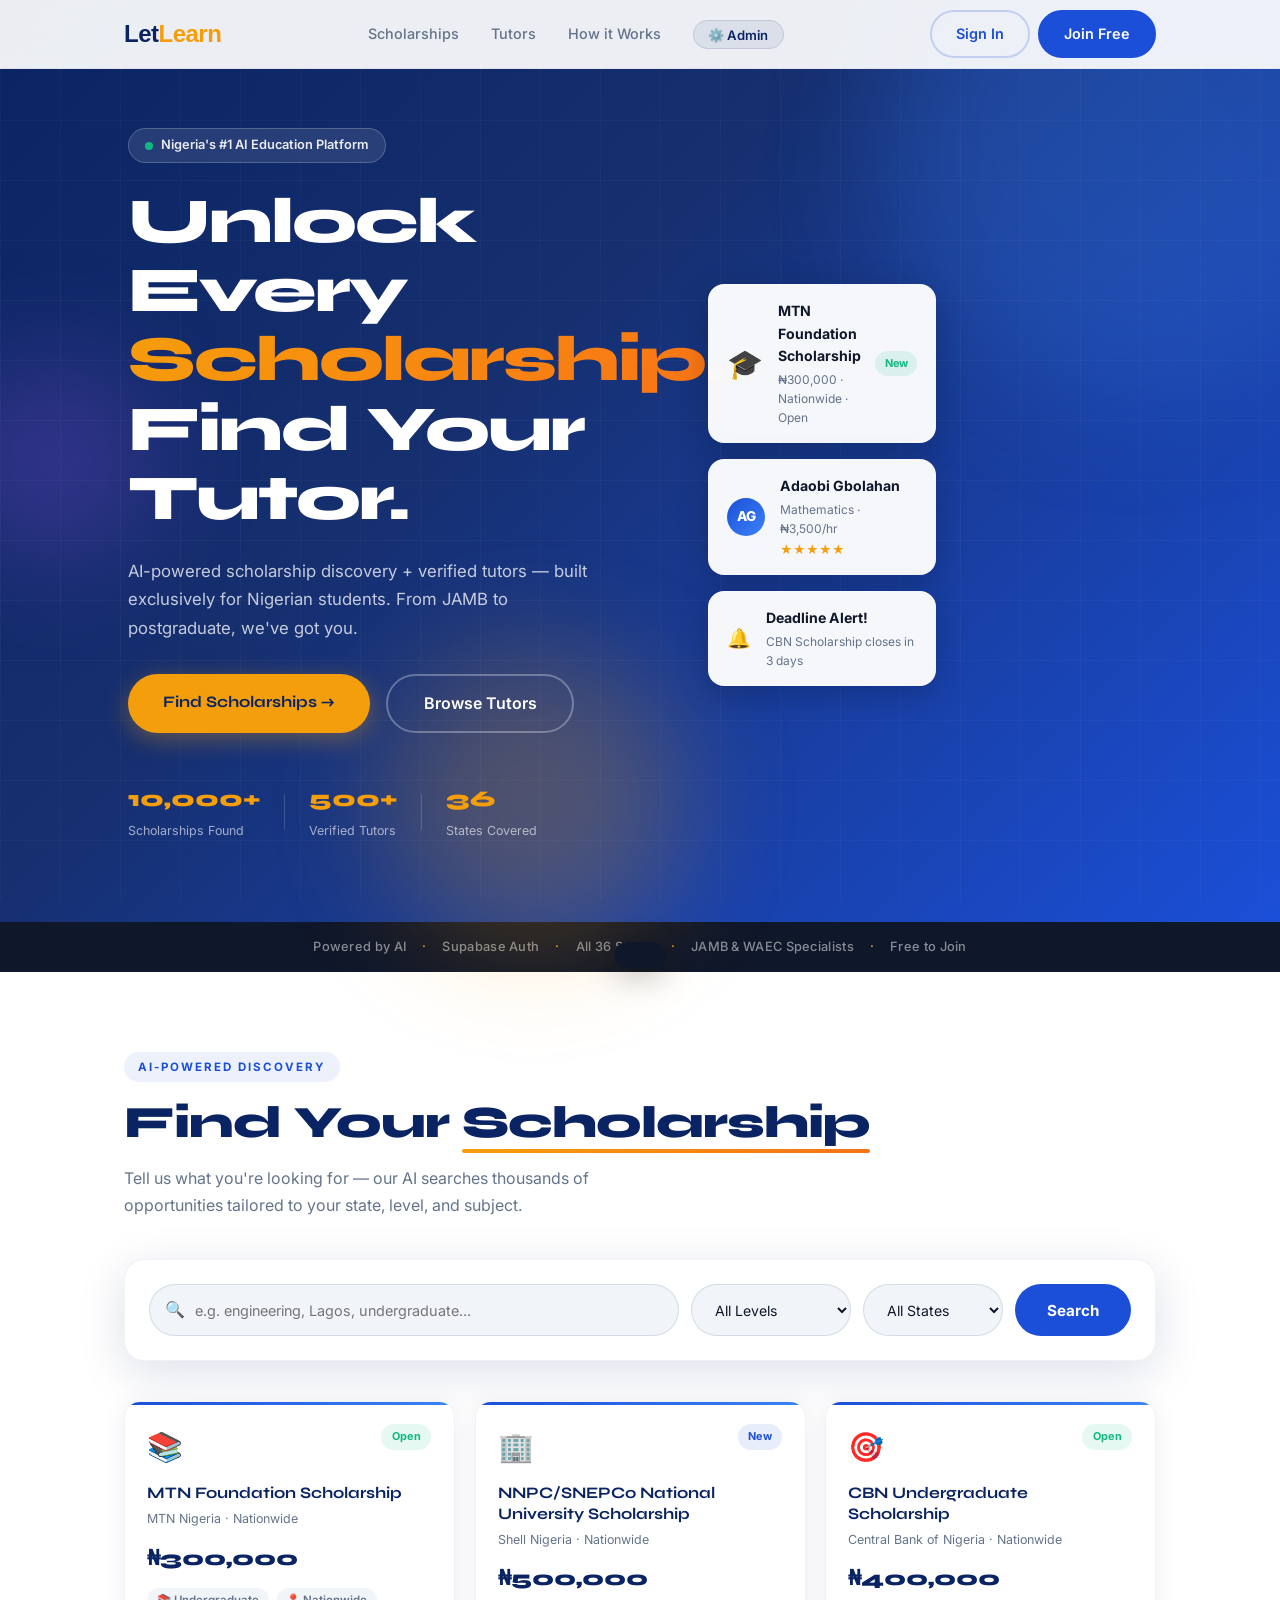
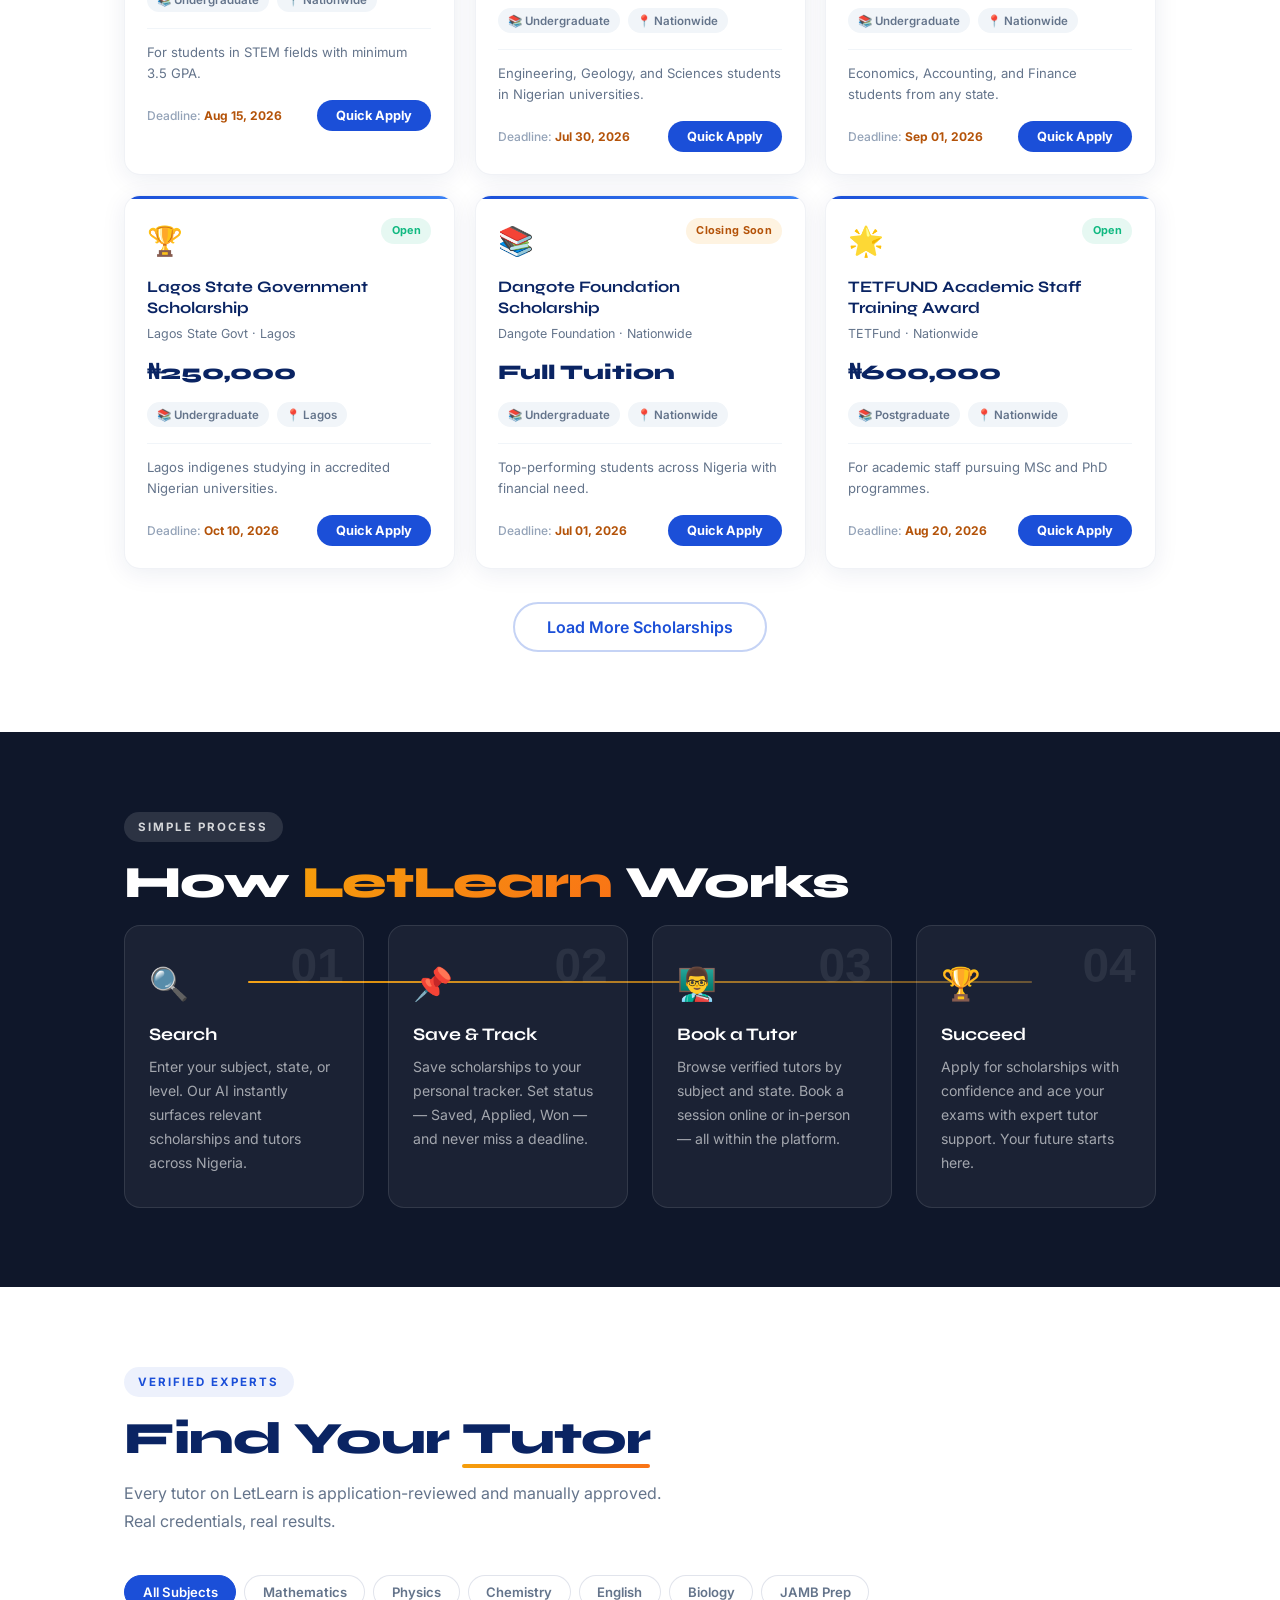
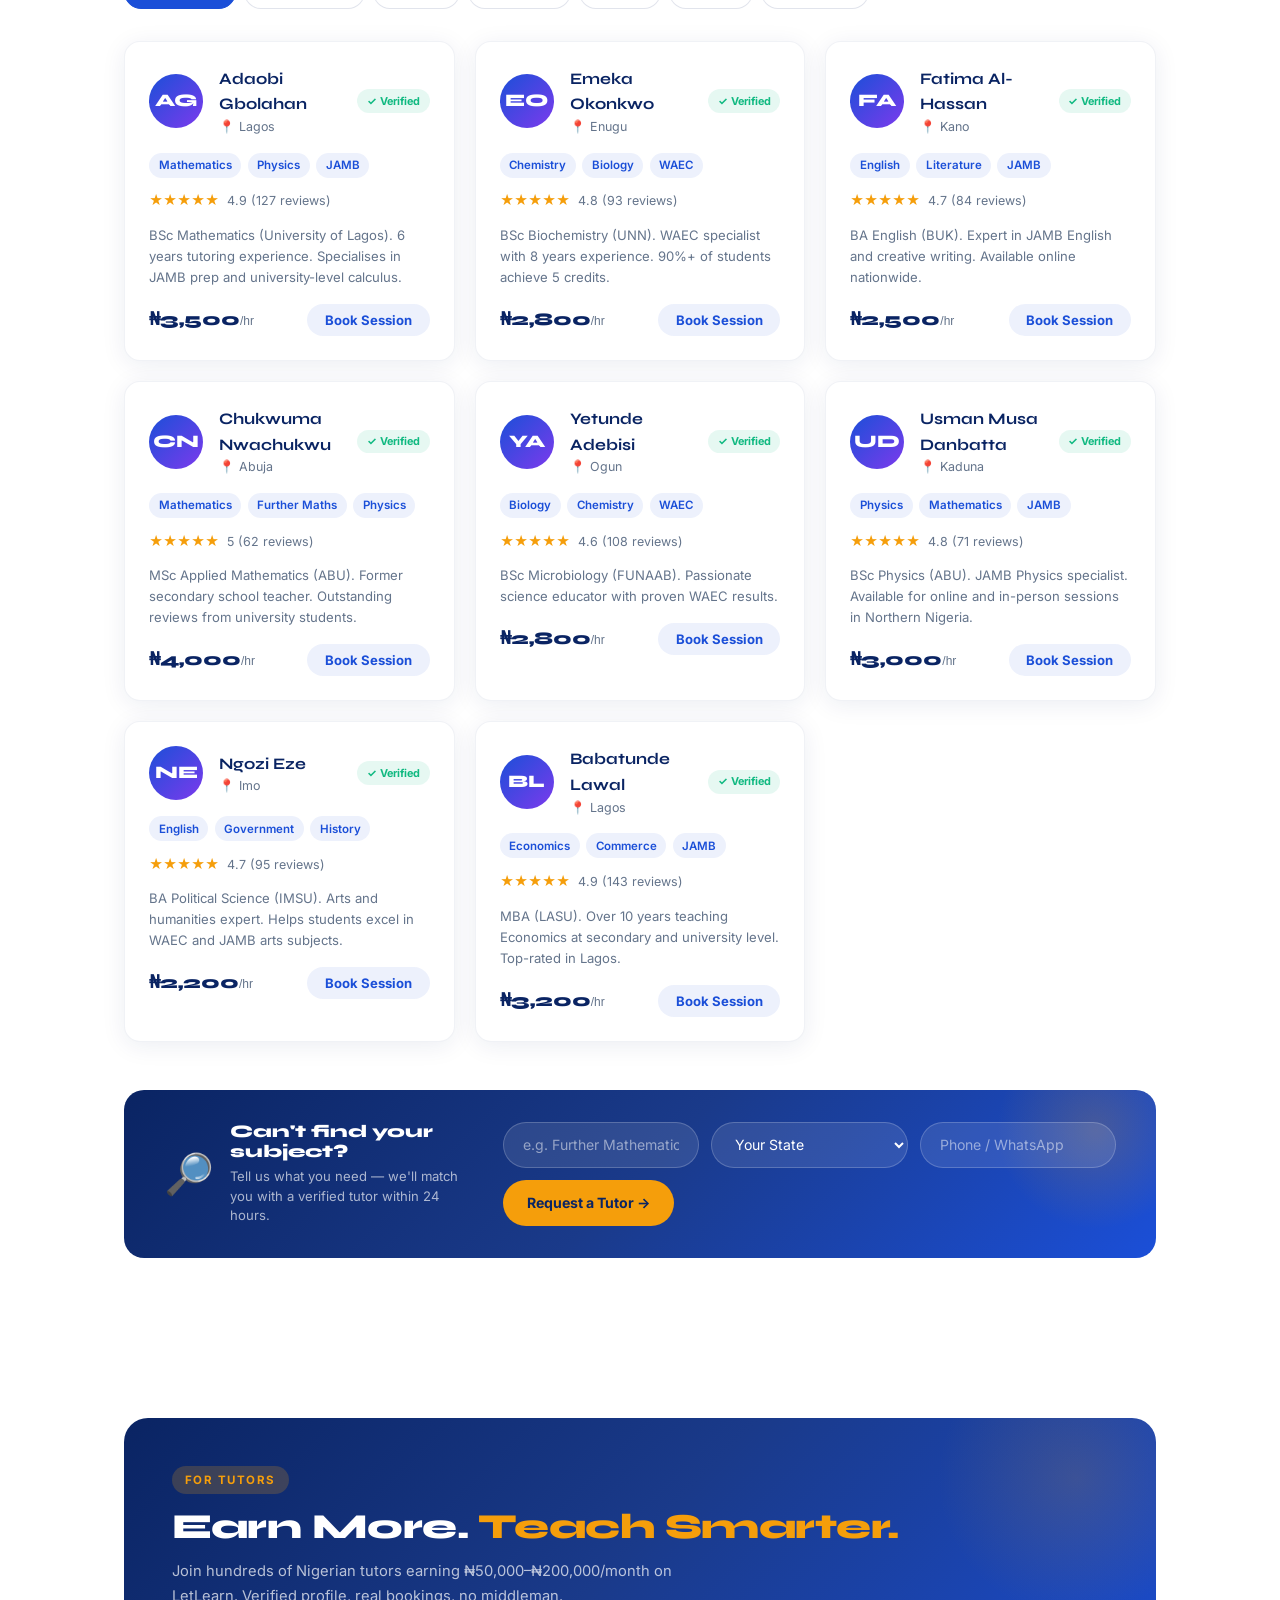
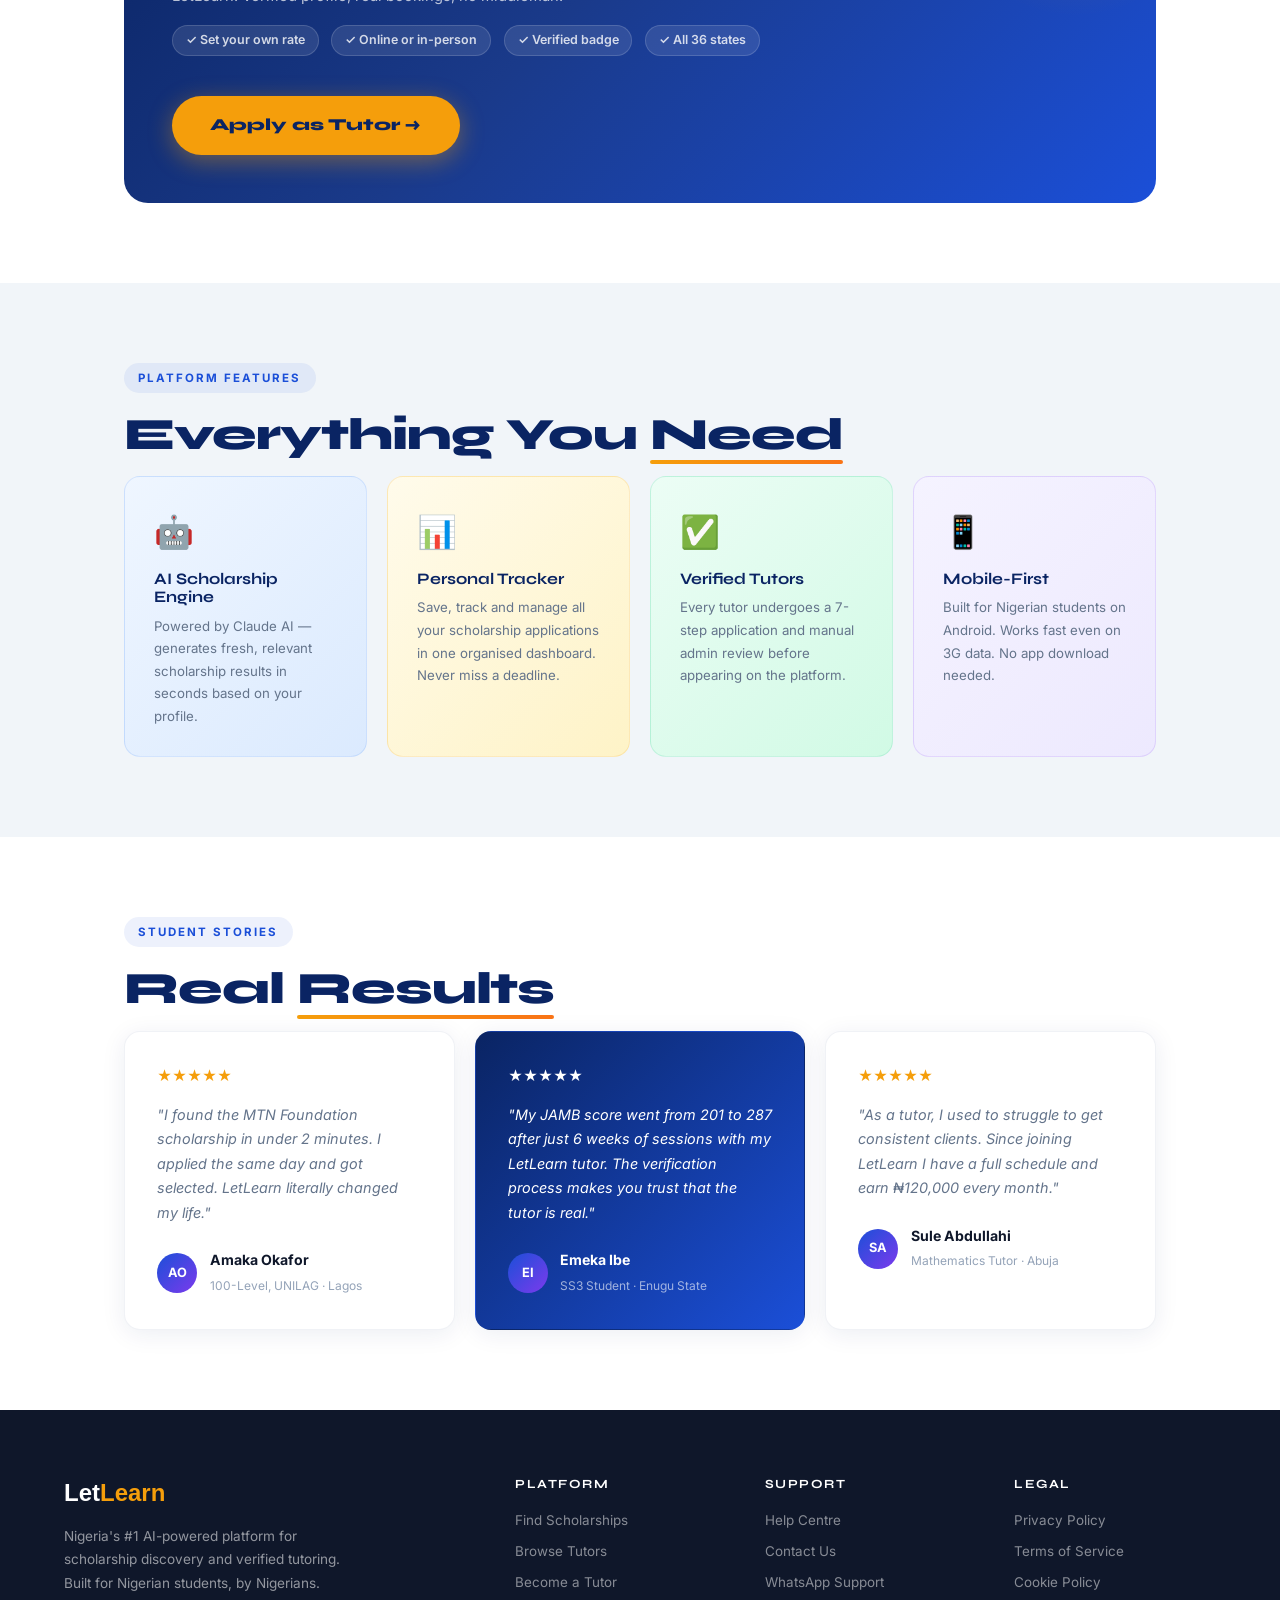
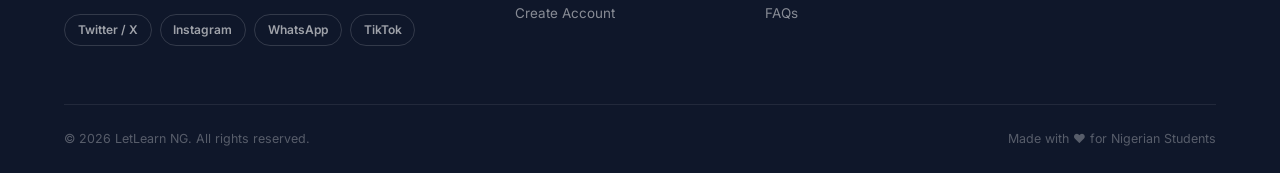
<file: index.html>
<!DOCTYPE html>
<html lang="en">
<head>
<meta charset="UTF-8"/>
<meta name="viewport" content="width=device-width, initial-scale=1.0"/>
<title>LetLearn — Scholarships & Tutoring for Nigerian Students</title>
<link rel="preconnect" href="https://fonts.googleapis.com"/>
<link href="https://fonts.googleapis.com/css2?family=Clash+Display:wght@400;500;600;700&family=Syne:wght@400;500;600;700;800&family=Inter:wght@300;400;500;600;700&display=swap" rel="stylesheet"/>
<link rel="stylesheet" href="styles.css"/>
</head>
<body>

<!-- NAV -->
<nav id="nav">
  <div class="nav-inner">
    <a href="index.html" class="logo">Let<span>Learn</span></a>
    <ul class="nav-links">
      <li><a href="#scholarships">Scholarships</a></li>
      <li><a href="#tutors">Tutors</a></li>
      <li><a href="#how">How it Works</a></li>
      <li><a href="admin.html" class="nav-admin-link">⚙️ Admin</a></li>
    </ul>
    <div class="nav-actions">
      <a href="signup.html" class="btn-ghost">Sign In</a>
      <a href="signup.html" class="btn-primary">Join Free</a>
      <button class="burger" id="burger" aria-label="Menu">
        <span></span><span></span><span></span>
      </button>
    </div>
  </div>
  <div class="mobile-menu" id="mobileMenu">
    <a href="#scholarships">🎓 Scholarships</a>
    <a href="#tutors">👨‍🏫 Tutors</a>
    <a href="#how">💡 How it Works</a>
    <a href="student-dashboard.html">🧑‍🎓 Student Dashboard</a>
    <a href="tutor-dashboard.html">👨‍🏫 Tutor Dashboard</a>
    <a href="signup.html" class="mob-cta">Join Free →</a>
  </div>
</nav>

<!-- HERO -->
<section class="hero">
  <div class="hero-bg">
    <div class="orb orb1"></div>
    <div class="orb orb2"></div>
    <div class="orb orb3"></div>
    <div class="grid-lines"></div>
  </div>
  <div class="hero-inner">
  <div class="hero-content">
    <div class="hero-badge">
      <span class="badge-dot"></span>
      Nigeria's #1 AI Education Platform
    </div>
    <h1 class="hero-title">
      Unlock Every<br/>
      <span class="gradient-text">Scholarship.</span><br/>
      Find Your Tutor.
    </h1>
    <p class="hero-sub">AI-powered scholarship discovery + verified tutors — built exclusively for Nigerian students. From JAMB to postgraduate, we've got you.</p>
    <div class="hero-cta-row">
      <a href="#scholarships" class="btn-hero">Find Scholarships →</a>
      <a href="#tutors" class="btn-hero-ghost">Browse Tutors</a>
    </div>
    <div class="hero-stats">
      <div class="stat"><strong>10,000+</strong><span>Scholarships Found</span></div>
      <div class="stat-divider"></div>
      <div class="stat"><strong>500+</strong><span>Verified Tutors</span></div>
      <div class="stat-divider"></div>
      <div class="stat"><strong>36</strong><span>States Covered</span></div>
    </div>
  </div>
  <div class="hero-visual">
    <div class="floating-card card-scholar">
      <div class="fc-icon">🎓</div>
      <div class="fc-body">
        <div class="fc-title">MTN Foundation Scholarship</div>
        <div class="fc-sub">₦300,000 · Nationwide · Open</div>
      </div>
      <div class="fc-badge green">New</div>
    </div>
    <div class="floating-card card-tutor">
      <div class="fc-avatar">AG</div>
      <div class="fc-body">
        <div class="fc-title">Adaobi Gbolahan</div>
        <div class="fc-sub">Mathematics · ₦3,500/hr</div>
        <div class="fc-stars">★★★★★</div>
      </div>
    </div>
    <div class="floating-card card-notify">
      <span>🔔</span>
      <div>
        <div class="fc-title">Deadline Alert!</div>
        <div class="fc-sub">CBN Scholarship closes in 3 days</div>
      </div>
    </div>
  </div>
  </div><!-- end hero-inner -->
</section>

<!-- TRUST BAR -->
<div class="trust-bar">
  <span>Powered by AI</span>
  <span class="tb-dot">·</span>
  <span>Supabase Auth</span>
  <span class="tb-dot">·</span>
  <span>All 36 States</span>
  <span class="tb-dot">·</span>
  <span>JAMB & WAEC Specialists</span>
  <span class="tb-dot">·</span>
  <span>Free to Join</span>
</div>

<!-- SCHOLARSHIP SEARCH -->
<section class="section" id="scholarships">
  <div class="container">
    <div class="section-label reveal from-left">AI-Powered Discovery</div>
    <h2 class="section-title reveal from-left reveal-delay-1">Find Your <span class="underline-gold">Scholarship</span></h2>
    <p class="section-sub reveal from-left reveal-delay-2">Tell us what you're looking for — our AI searches thousands of opportunities tailored to your state, level, and subject.</p>

    <div class="search-box search-box-animate">
      <div class="search-row">
        <div class="search-input-wrap">
          <span class="search-icon">🔍</span>
          <input type="text" id="searchInput" placeholder="e.g. engineering, Lagos, undergraduate..." class="search-input"/>
        </div>
        <select id="levelFilter" class="search-select">
          <option value="">All Levels</option>
          <option>SS3 / JAMB</option>
          <option>Undergraduate</option>
          <option>Postgraduate</option>
          <option>Vocational</option>
        </select>
        <select id="stateFilter" class="search-select">
          <option value="">All States</option>
          <option>Abia</option><option>Adamawa</option><option>Akwa Ibom</option>
          <option>Anambra</option><option>Bauchi</option><option>Bayelsa</option>
          <option>Benue</option><option>Borno</option><option>Cross River</option>
          <option>Delta</option><option>Ebonyi</option><option>Edo</option>
          <option>Ekiti</option><option>Enugu</option><option>FCT Abuja</option>
          <option>Gombe</option><option>Imo</option><option>Jigawa</option>
          <option>Kaduna</option><option>Kano</option><option>Katsina</option>
          <option>Kebbi</option><option>Kogi</option><option>Kwara</option>
          <option>Lagos</option><option>Nasarawa</option><option>Niger</option>
          <option>Ogun</option><option>Ondo</option><option>Osun</option>
          <option>Oyo</option><option>Plateau</option><option>Rivers</option>
          <option>Sokoto</option><option>Taraba</option><option>Yobe</option>
          <option>Zamfara</option>
        </select>
        <button class="btn-search" id="searchBtn" onclick="searchScholarships()">Search</button>
      </div>
    </div>

    <div id="scholarshipGrid" class="scholarship-grid"></div>

    <div id="loadMoreWrap" style="display:none;text-align:center;margin-top:2rem">
      <button class="btn-ghost-large" id="loadMoreBtn" onclick="loadMore()">Load More Scholarships</button>
    </div>

    <div id="scholarshipError" class="error-state" style="display:none">
      <div class="error-icon">😕</div>
      <div>No results found. Try a different search.</div>
      <button class="btn-ghost" onclick="searchScholarships()">Try Again</button>
    </div>
  </div>
</section>

<!-- HOW IT WORKS -->
<section class="section bg-dark" id="how">
  <div class="container">
    <div class="section-label light reveal from-left">Simple Process</div>
    <h2 class="section-title light reveal from-left reveal-delay-1">How <span class="gradient-text">LetLearn</span> Works</h2>
    <div class="steps-grid">
      <div class="steps-connector"><div class="steps-connector-fill" id="stepsLine"></div></div>
      <div class="step-card reveal from-left">
        <div class="step-num">01</div>
        <div class="step-icon">🔍</div>
        <h3>Search</h3>
        <p>Enter your subject, state, or level. Our AI instantly surfaces relevant scholarships and tutors across Nigeria.</p>
      </div>
      <div class="step-card reveal from-right reveal-delay-1">
        <div class="step-num">02</div>
        <div class="step-icon">📌</div>
        <h3>Save & Track</h3>
        <p>Save scholarships to your personal tracker. Set status — Saved, Applied, Won — and never miss a deadline.</p>
      </div>
      <div class="step-card reveal from-left reveal-delay-2">
        <div class="step-num">03</div>
        <div class="step-icon">👨‍🏫</div>
        <h3>Book a Tutor</h3>
        <p>Browse verified tutors by subject and state. Book a session online or in-person — all within the platform.</p>
      </div>
      <div class="step-card reveal from-right reveal-delay-3">
        <div class="step-num">04</div>
        <div class="step-icon">🏆</div>
        <h3>Succeed</h3>
        <p>Apply for scholarships with confidence and ace your exams with expert tutor support. Your future starts here.</p>
      </div>
    </div>
  </div>
</section>

<!-- TUTORS -->
<section class="section" id="tutors">
  <div class="container">
    <div class="section-label">Verified Experts</div>
    <h2 class="section-title">Find Your <span class="underline-gold">Tutor</span></h2>
    <p class="section-sub">Every tutor on LetLearn is application-reviewed and manually approved. Real credentials, real results.</p>

    <div class="tutor-filters">
      <button class="tf-btn active" onclick="filterTutors('all',this)">All Subjects</button>
      <button class="tf-btn" onclick="filterTutors('Mathematics',this)">Mathematics</button>
      <button class="tf-btn" onclick="filterTutors('Physics',this)">Physics</button>
      <button class="tf-btn" onclick="filterTutors('Chemistry',this)">Chemistry</button>
      <button class="tf-btn" onclick="filterTutors('English',this)">English</button>
      <button class="tf-btn" onclick="filterTutors('Biology',this)">Biology</button>
      <button class="tf-btn" onclick="filterTutors('JAMB',this)">JAMB Prep</button>
    </div>

    <div class="tutor-grid" id="tutorGrid"></div>

    <!-- REQUEST A TUTOR -->
    <div class="tutor-request-box" id="tutorRequest">
      <div class="trb-inner">
        <div class="trb-left">
          <div class="trb-icon">🔎</div>
          <div>
            <h3>Can't find your subject?</h3>
            <p>Tell us what you need — we'll match you with a verified tutor within 24 hours.</p>
          </div>
        </div>
        <div class="trb-form">
          <input type="text" id="requestSubject" class="trb-input" placeholder="e.g. Further Mathematics, Economics..."/>
          <select id="requestState" class="trb-input">
            <option value="">Your State</option>
            <option>Abia</option><option>Adamawa</option><option>Akwa Ibom</option>
            <option>Anambra</option><option>Bauchi</option><option>Bayelsa</option>
            <option>Benue</option><option>Borno</option><option>Cross River</option>
            <option>Delta</option><option>Ebonyi</option><option>Edo</option>
            <option>Ekiti</option><option>Enugu</option><option>FCT Abuja</option>
            <option>Gombe</option><option>Imo</option><option>Jigawa</option>
            <option>Kaduna</option><option>Kano</option><option>Katsina</option>
            <option>Kebbi</option><option>Kogi</option><option>Kwara</option>
            <option>Lagos</option><option>Nasarawa</option><option>Niger</option>
            <option>Ogun</option><option>Ondo</option><option>Osun</option>
            <option>Oyo</option><option>Plateau</option><option>Rivers</option>
            <option>Sokoto</option><option>Taraba</option><option>Yobe</option><option>Zamfara</option>
          </select>
          <input type="tel" id="requestPhone" class="trb-input" placeholder="Phone / WhatsApp"/>
          <button class="trb-btn" onclick="submitTutorRequest()">Request a Tutor →</button>
        </div>
      </div>
    </div>
  </div>
</section>

<!-- TUTOR CTA -->
<section class="section">
  <div class="container">
    <div class="tutor-cta-banner">
      <div class="tcb-content">
        <div class="tcb-tag">For Tutors</div>
        <h2>Earn More. <span>Teach Smarter.</span></h2>
        <p>Join hundreds of Nigerian tutors earning ₦50,000–₦200,000/month on LetLearn. Verified profile, real bookings, no middleman.</p>
        <div class="tcb-perks">
          <span>✓ Set your own rate</span>
          <span>✓ Online or in-person</span>
          <span>✓ Verified badge</span>
          <span>✓ All 36 states</span>
        </div>
      </div>
      <a href="tutor-signup.html" class="btn-gold">Apply as Tutor →</a>
    </div>
  </div>
</section>

<!-- FEATURES -->
<section class="section bg-soft">
  <div class="container">
    <div class="section-label">Platform Features</div>
    <h2 class="section-title">Everything You <span class="underline-gold">Need</span></h2>
    <div class="features-grid">
      <div class="feat-card blue">
        <div class="feat-icon">🤖</div>
        <h3>AI Scholarship Engine</h3>
        <p>Powered by Claude AI — generates fresh, relevant scholarship results in seconds based on your profile.</p>
      </div>
      <div class="feat-card gold">
        <div class="feat-icon">📊</div>
        <h3>Personal Tracker</h3>
        <p>Save, track and manage all your scholarship applications in one organised dashboard. Never miss a deadline.</p>
      </div>
      <div class="feat-card green">
        <div class="feat-icon">✅</div>
        <h3>Verified Tutors</h3>
        <p>Every tutor undergoes a 7-step application and manual admin review before appearing on the platform.</p>
      </div>
      <div class="feat-card purple">
        <div class="feat-icon">📱</div>
        <h3>Mobile-First</h3>
        <p>Built for Nigerian students on Android. Works fast even on 3G data. No app download needed.</p>
      </div>
    </div>
  </div>
</section>

<!-- TESTIMONIALS -->
<section class="section">
  <div class="container">
    <div class="section-label">Student Stories</div>
    <h2 class="section-title">Real <span class="underline-gold">Results</span></h2>
    <div class="testimonials-grid">
      <div class="testi-card">
        <div class="testi-stars">★★★★★</div>
        <p>"I found the MTN Foundation scholarship in under 2 minutes. I applied the same day and got selected. LetLearn literally changed my life."</p>
        <div class="testi-author">
          <div class="testi-avatar">AO</div>
          <div>
            <strong>Amaka Okafor</strong>
            <span>100-Level, UNILAG · Lagos</span>
          </div>
        </div>
      </div>
      <div class="testi-card featured">
        <div class="testi-stars">★★★★★</div>
        <p>"My JAMB score went from 201 to 287 after just 6 weeks of sessions with my LetLearn tutor. The verification process makes you trust that the tutor is real."</p>
        <div class="testi-author">
          <div class="testi-avatar">EI</div>
          <div>
            <strong>Emeka Ibe</strong>
            <span>SS3 Student · Enugu State</span>
          </div>
        </div>
      </div>
      <div class="testi-card">
        <div class="testi-stars">★★★★★</div>
        <p>"As a tutor, I used to struggle to get consistent clients. Since joining LetLearn I have a full schedule and earn ₦120,000 every month."</p>
        <div class="testi-author">
          <div class="testi-avatar">SA</div>
          <div>
            <strong>Sule Abdullahi</strong>
            <span>Mathematics Tutor · Abuja</span>
          </div>
        </div>
      </div>
    </div>
  </div>
</section>

<!-- FOOTER -->
<footer>
  <div class="footer-inner">
    <div class="footer-brand">
      <div class="footer-logo">Let<span>Learn</span></div>
      <p>Nigeria's #1 AI-powered platform for scholarship discovery and verified tutoring. Built for Nigerian students, by Nigerians.</p>
      <div class="footer-socials">
        <a href="https://twitter.com/letlearnNG" target="_blank">Twitter / X</a>
        <a href="https://instagram.com/letlearnNG" target="_blank">Instagram</a>
        <a href="https://wa.me/2349042427548" target="_blank">WhatsApp</a>
        <a href="https://tiktok.com/@letlearnNG" target="_blank">TikTok</a>
      </div>
    </div>
    <div>
      <div class="footer-col-title">Platform</div>
      <a href="#scholarships">Find Scholarships</a>
      <a href="#tutors">Browse Tutors</a>
      <a href="tutor-signup.html">Become a Tutor</a>
      <a href="signup.html">Create Account</a>
    </div>
    <div>
      <div class="footer-col-title">Support</div>
      <a href="help.html">Help Centre</a>
      <a href="contact.html">Contact Us</a>
      <a href="https://wa.me/2349042427548" target="_blank">WhatsApp Support</a>
      <a href="help.html">FAQs</a>
    </div>
    <div>
      <div class="footer-col-title">Legal</div>
      <a href="legal.html#privacy">Privacy Policy</a>
      <a href="legal.html#terms">Terms of Service</a>
      <a href="legal.html#cookies">Cookie Policy</a>
    </div>
  </div>
  <div class="footer-bottom">
    <span>© 2026 LetLearn NG. All rights reserved.</span>
    <span>Made with ❤️ for Nigerian Students</span>
  </div>
</footer>

<!-- BOOK MODAL -->
<div class="modal-overlay" id="bookModal" onclick="closeBookModal(event)">
  <div class="modal">
    <button class="modal-close" onclick="closeBook()">✕</button>
    <h2 class="modal-title">Book a Session</h2>
    <p class="modal-sub" id="bookSubtitle">with your tutor</p>
    <div class="form-group">
      <label>Your Full Name</label>
      <input type="text" id="bookName" placeholder="e.g. Amaka Okafor" class="form-input"/>
    </div>
    <div class="form-group">
      <label>Phone Number</label>
      <input type="tel" id="bookPhone" placeholder="e.g. 08012345678" class="form-input"/>
    </div>
    <div class="form-group">
      <label>Preferred Date</label>
      <input type="date" id="bookDate" class="form-input"/>
    </div>
    <div class="form-group">
      <label>Session Type</label>
      <select id="bookType" class="form-input">
        <option>Online (Google Meet)</option>
        <option>In-Person</option>
      </select>
    </div>
    <button class="btn-primary full" onclick="submitBooking()">Confirm Booking</button>
  </div>
</div>

<!-- APPLY MODAL -->
<div class="modal-overlay" id="applyModal" onclick="closeApplyModal(event)">
  <div class="modal">
    <button class="modal-close" onclick="closeApply()">✕</button>
    <div id="applyModalContent"></div>
  </div>
</div>

<!-- TOAST -->
<div class="toast" id="toast"></div>

<script src="main.js"></script>

<script>
// ── SCROLL REVEAL OBSERVER ────────────────────────────────────────
(function() {
  const revealEls = document.querySelectorAll('.reveal, .reveal-header, .search-box-animate');

  const observer = new IntersectionObserver((entries) => {
    entries.forEach(entry => {
      if (entry.isIntersecting) {
        entry.target.classList.add('visible');
        observer.unobserve(entry.target);
      }
    });
  }, { threshold: 0.12, rootMargin: '0px 0px -40px 0px' });

  revealEls.forEach(el => observer.observe(el));

  // Steps connector line
  const stepsSection = document.querySelector('#how');
  const lineObserver = new IntersectionObserver((entries) => {
    entries.forEach(entry => {
      if (entry.isIntersecting) {
        const line = document.getElementById('stepsLine');
        if (line) line.classList.add('active');
        lineObserver.unobserve(entry.target);
      }
    });
  }, { threshold: 0.3 });

  if (stepsSection) lineObserver.observe(stepsSection);
})();
</script>

</body>
</html>
</file>
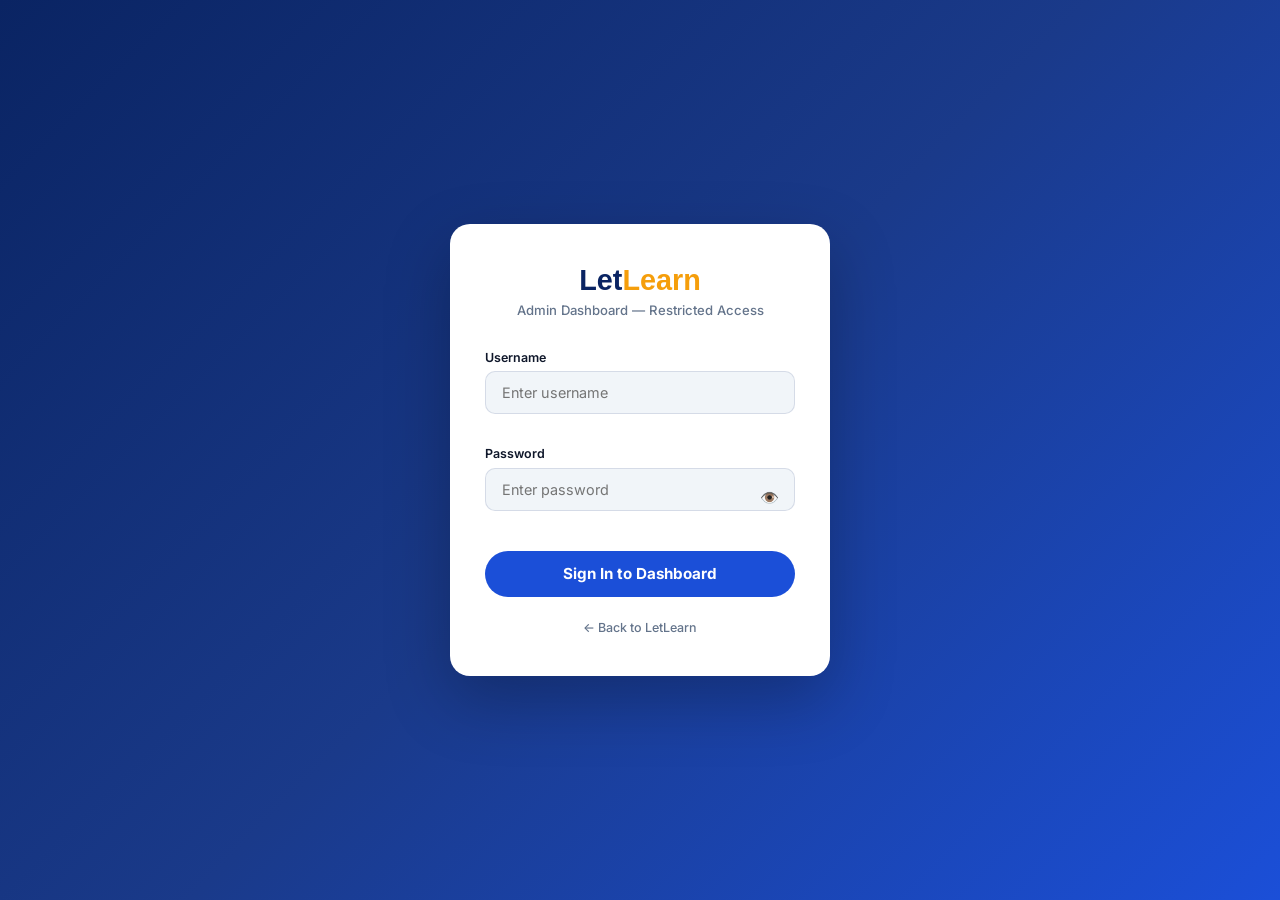
<file: admin.html>
<!DOCTYPE html>
<html lang="en">
<head>
<meta charset="UTF-8"/>
<meta name="viewport" content="width=device-width, initial-scale=1.0"/>
<title>Admin Dashboard — LetLearn</title>
<link rel="preconnect" href="https://fonts.googleapis.com"/>
<link href="https://fonts.googleapis.com/css2?family=Clash+Display:wght@400;500;600;700&family=Syne:wght@400;500;600;700;800&family=Inter:wght@300;400;500;600;700&display=swap" rel="stylesheet"/>
<style>
*,*::before,*::after{box-sizing:border-box;margin:0;padding:0}
html,body{height:100%}
body{font-family:'Inter','DM Sans',sans-serif;background:#EEF2F7;color:#0F172A;display:flex;min-height:100vh;overflow-x:hidden}
a{text-decoration:none;color:inherit}
button{cursor:pointer;border:none;font-family:inherit}

:root{
  --blue:#0A2463;--mid:#1B4FD8;--bright:#3B82F6;--gold:#F59E0B;--gold-dark:#B45309;
  --green:#10B981;--red:#EF4444;--purple:#7C3AED;--gray:#64748B;
  --soft:#EEF2F7;--white:#fff;--dark:#0F172A;
  --shadow:0 2px 16px rgba(10,36,99,.07);--shadow-md:0 4px 24px rgba(10,36,99,.1);
  --radius:16px;--radius-sm:10px;
}

/* ── SIDEBAR ──────────────────────────────────────────────────── */
.sidebar{
  width:220px;background:var(--blue);min-height:100vh;flex-shrink:0;
  display:flex;flex-direction:column;position:sticky;top:0;height:100vh;overflow-y:auto;
  z-index:50;
}
.sb-logo{
  padding:1.4rem 1.2rem 1rem;
  font-family:'Clash Display',sans-serif;font-weight:700;font-size:1.35rem;
  color:white;border-bottom:1px solid rgba(255,255,255,.08);
  display:flex;align-items:center;gap:.5rem;
}
.sb-logo span{color:var(--gold)}
.sb-admin-pill{
  font-family:'Plus Jakarta Sans',sans-serif;font-size:.58rem;font-weight:700;
  background:var(--gold);color:var(--blue);padding:.15rem .5rem;border-radius:50px;
  letter-spacing:.5px;text-transform:uppercase;
}
.sb-section{
  font-size:.6rem;font-weight:700;letter-spacing:2px;text-transform:uppercase;
  color:rgba(255,255,255,.3);padding:.9rem 1.2rem .35rem;
}
.sb-item{
  display:flex;align-items:center;gap:.65rem;padding:.6rem 1.2rem;
  font-size:.83rem;font-weight:500;color:rgba(255,255,255,.55);
  cursor:pointer;transition:all .2s;border-left:3px solid transparent;
  position:relative;
}
.sb-item:hover{background:rgba(255,255,255,.06);color:rgba(255,255,255,.9)}
.sb-item.active{background:rgba(255,255,255,.1);color:white;border-left-color:var(--gold)}
.sb-icon{font-size:.95rem;width:18px;text-align:center;flex-shrink:0}
.sb-badge{
  margin-left:auto;background:var(--gold);color:var(--blue);
  font-size:.6rem;font-weight:800;padding:.12rem .4rem;border-radius:50px;
  min-width:18px;text-align:center;
}
.sb-footer{
  margin-top:auto;padding:1rem 1.2rem;
  border-top:1px solid rgba(255,255,255,.08);
}
.sb-user{display:flex;align-items:center;gap:.65rem}
.sb-avatar{
  width:32px;height:32px;border-radius:50%;
  background:var(--gold);color:var(--blue);
  display:flex;align-items:center;justify-content:center;
  font-weight:800;font-size:.78rem;flex-shrink:0;
}
.sb-name{font-size:.8rem;font-weight:600;color:rgba(255,255,255,.85)}
.sb-role{font-size:.68rem;color:rgba(255,255,255,.38)}

/* ── MAIN ─────────────────────────────────────────────────────── */
.main{flex:1;overflow-y:auto;display:flex;flex-direction:column;min-width:0}

/* ── TOPBAR ───────────────────────────────────────────────────── */
.topbar{
  background:white;padding:.85rem 1.75rem;
  display:flex;align-items:center;justify-content:space-between;
  border-bottom:1px solid rgba(10,36,99,.06);
  position:sticky;top:0;z-index:40;
  box-shadow:0 1px 8px rgba(10,36,99,.05);
}
.topbar-left{display:flex;align-items:center;gap:1rem}
.topbar-title{font-family:'Syne',sans-serif;font-weight:700;font-size:1.05rem;color:var(--blue)}
.topbar-date{font-size:.78rem;color:var(--gray);background:var(--soft);padding:.3rem .8rem;border-radius:50px}
.topbar-actions{display:flex;align-items:center;gap:.6rem}
.btn-sm{padding:.4rem .9rem;border-radius:50px;font-size:.78rem;font-weight:600;transition:all .2s;white-space:nowrap}
.btn-primary-sm{background:var(--mid);color:white}
.btn-primary-sm:hover{background:var(--blue)}
.btn-danger-sm{background:rgba(239,68,68,.1);color:#DC2626}
.btn-danger-sm:hover{background:rgba(239,68,68,.2)}
.btn-success-sm{background:rgba(16,185,129,.1);color:var(--green)}
.btn-success-sm:hover{background:rgba(16,185,129,.2)}
.btn-ghost-sm{background:var(--soft);color:var(--gray)}
.btn-ghost-sm:hover{background:#e2e8f0}
.btn-export{
  background:var(--mid);color:white;padding:.4rem 1rem;
  border-radius:50px;font-size:.78rem;font-weight:600;
  display:flex;align-items:center;gap:.4rem;
}
.btn-export:hover{background:var(--blue)}

/* ── CONTENT ──────────────────────────────────────────────────── */
.content{padding:1.5rem 1.75rem;display:none;flex:1}
.content.active{display:block}

/* ── KPI CARDS ────────────────────────────────────────────────── */
.kpi-grid{display:grid;grid-template-columns:repeat(auto-fit,minmax(170px,1fr));gap:1rem;margin-bottom:1.5rem}
.kpi{
  background:white;border-radius:var(--radius);padding:1.3rem 1.2rem;
  box-shadow:var(--shadow);display:flex;align-items:flex-start;gap:.9rem;
  transition:transform .2s,box-shadow .2s;
}
.kpi:hover{transform:translateY(-2px);box-shadow:var(--shadow-md)}
.kpi-icon-wrap{
  width:46px;height:46px;border-radius:12px;
  display:flex;align-items:center;justify-content:center;
  font-size:1.3rem;flex-shrink:0;
}
.kpi-icon-wrap.blue{background:rgba(27,79,216,.1)}
.kpi-icon-wrap.green{background:rgba(16,185,129,.1)}
.kpi-icon-wrap.gold{background:rgba(245,158,11,.1)}
.kpi-icon-wrap.red{background:rgba(239,68,68,.1)}
.kpi-icon-wrap.purple{background:rgba(124,58,237,.1)}
.kpi-body{flex:1;min-width:0}
.kpi-label{font-size:.72rem;font-weight:600;color:var(--gray);text-transform:uppercase;letter-spacing:.4px;margin-bottom:.35rem}
.kpi-value{font-family:'Syne',sans-serif;font-size:1.7rem;font-weight:800;color:var(--blue);line-height:1;margin-bottom:.3rem}
.kpi-sub{font-size:.72rem;font-weight:500}
.kpi-sub.up{color:var(--green)}
.kpi-sub.down{color:#EF4444}
.kpi-sub.neutral{color:var(--gray)}
.kpi-sub.warn{color:var(--gold-dark)}

/* ── SECTION HEADER ───────────────────────────────────────────── */
.sec-header{display:flex;align-items:flex-start;justify-content:space-between;margin-bottom:1.1rem;flex-wrap:wrap;gap:.5rem}
.sec-title{font-family:'Syne',sans-serif;font-weight:800;font-size:.95rem;color:var(--blue)}
.sec-sub{font-size:.74rem;color:var(--gray);margin-top:.2rem}

/* ── GRID LAYOUTS ─────────────────────────────────────────────── */
.two-col{display:grid;grid-template-columns:1fr 1fr;gap:1.25rem;margin-bottom:1.5rem}
.three-col{display:grid;grid-template-columns:1fr 1fr 1fr;gap:1.25rem;margin-bottom:1.5rem}
.card{background:white;border-radius:var(--radius);box-shadow:var(--shadow);padding:1.3rem}

/* ── SUBJECT CARDS (like screenshot) ──────────────────────────── */
.subject-cards{display:grid;grid-template-columns:repeat(auto-fill,minmax(130px,1fr));gap:.85rem}
.subject-card{
  background:white;border-radius:var(--radius-sm);box-shadow:var(--shadow);
  padding:1.1rem .9rem;text-align:center;transition:transform .2s,box-shadow .2s;
  cursor:default;
}
.subject-card:hover{transform:translateY(-2px);box-shadow:var(--shadow-md)}
.subject-card-icon{font-size:1.6rem;margin-bottom:.5rem;display:block}
.subject-card-name{font-family:'Syne',sans-serif;font-weight:700;font-size:.88rem;color:var(--blue);margin-bottom:.3rem}
.subject-card-count{font-size:.72rem;color:var(--gray);font-weight:500}
.subject-card-bar{height:3px;border-radius:50px;margin-top:.6rem;transition:width .8s ease}

/* ── STATES TABLE ─────────────────────────────────────────────── */
.states-table-wrap{background:white;border-radius:var(--radius);box-shadow:var(--shadow);overflow:hidden}
.states-table-head{display:grid;grid-template-columns:2fr 1fr 1fr;padding:.7rem 1.1rem;background:var(--soft);font-size:.68rem;font-weight:700;color:var(--gray);text-transform:uppercase;letter-spacing:.5px}
.states-table-row{display:grid;grid-template-columns:2fr 1fr 1fr;padding:.8rem 1.1rem;border-top:1px solid rgba(10,36,99,.05);align-items:center;transition:background .15s}
.states-table-row:hover{background:rgba(27,79,216,.02)}
.state-flag{margin-right:.4rem}
.state-row-name{font-weight:600;font-size:.85rem;color:var(--dark)}
.state-row-val{font-family:'Syne',sans-serif;font-weight:700;font-size:.88rem;color:var(--mid)}
.state-row-val.bookings{color:var(--blue)}

/* ── MAIN TABLE ───────────────────────────────────────────────── */
.table-wrap{background:white;border-radius:var(--radius);box-shadow:var(--shadow);overflow:hidden;overflow-x:auto}
table{width:100%;border-collapse:collapse;min-width:560px}
thead{background:var(--soft)}
th{padding:.8rem 1rem;text-align:left;font-size:.68rem;font-weight:700;color:var(--gray);text-transform:uppercase;letter-spacing:.5px;white-space:nowrap}
td{padding:.8rem 1rem;font-size:.84rem;color:#334155;border-top:1px solid rgba(10,36,99,.05)}
tr:hover td{background:rgba(27,79,216,.015)}

/* ── STATUS CHIPS ─────────────────────────────────────────────── */
.chip{display:inline-flex;align-items:center;gap:.3rem;font-size:.68rem;font-weight:700;padding:.22rem .65rem;border-radius:50px;letter-spacing:.3px}
.chip.pending{background:rgba(245,158,11,.12);color:#B45309}
.chip.approved{background:rgba(16,185,129,.1);color:var(--green)}
.chip.rejected{background:rgba(239,68,68,.1);color:#DC2626}
.chip.open{background:rgba(27,79,216,.08);color:var(--mid)}
.chip.confirmed{background:rgba(16,185,129,.1);color:var(--green)}

/* ── LEADERBOARD ──────────────────────────────────────────────── */
.lb-row{display:flex;align-items:center;gap:.9rem;padding:.9rem 1.2rem;border-top:1px solid rgba(10,36,99,.05);transition:background .15s}
.lb-row:hover{background:rgba(27,79,216,.02)}
.lb-rank{font-family:'Syne',sans-serif;font-weight:800;font-size:1rem;width:26px;text-align:center;flex-shrink:0}
.lb-avatar{width:36px;height:36px;border-radius:50%;background:linear-gradient(135deg,var(--mid),var(--bright));color:white;display:flex;align-items:center;justify-content:center;font-weight:700;font-size:.78rem;flex-shrink:0}
.lb-info{flex:1;min-width:0}
.lb-name{font-weight:600;font-size:.87rem;color:var(--dark)}
.lb-meta{font-size:.72rem;color:var(--gray);margin-top:.1rem}
.lb-score{font-family:'Syne',sans-serif;font-weight:800;font-size:.92rem;color:var(--mid)}

/* ── TUTOR REQUEST SECTION ────────────────────────────────────── */
.request-row{display:flex;align-items:center;gap:.9rem;padding:.9rem 1.2rem;border-top:1px solid rgba(10,36,99,.05);transition:background .15s}
.request-row:hover{background:rgba(27,79,216,.02)}
.req-subject{font-weight:600;font-size:.87rem;color:var(--dark)}
.req-meta{font-size:.72rem;color:var(--gray);margin-top:.1rem}

/* ── GEN CONTENT ──────────────────────────────────────────────── */
.gen-tabs{display:flex;gap:.4rem;margin-bottom:1rem;flex-wrap:wrap}
.gen-tab{padding:.42rem .9rem;border-radius:50px;font-size:.78rem;font-weight:600;background:var(--soft);color:var(--gray);transition:all .2s}
.gen-tab.active{background:var(--mid);color:white}
.gen-tab:hover:not(.active){background:#e2e8f0}
.gen-content{background:white;border-radius:var(--radius);box-shadow:var(--shadow);padding:1.4rem}
.gen-post{background:var(--soft);border-radius:var(--radius-sm);padding:1.2rem;font-size:.87rem;line-height:1.75;color:#334155;margin-bottom:1rem;white-space:pre-wrap;min-height:160px}
.gen-actions{display:flex;gap:.75rem;flex-wrap:wrap}

/* ── CALENDAR ─────────────────────────────────────────────────── */
.cal-grid{display:grid;grid-template-columns:repeat(7,1fr);gap:.3rem}
.cal-head{text-align:center;font-size:.65rem;font-weight:700;color:var(--gray);padding:.3rem;text-transform:uppercase}
.cal-day{aspect-ratio:1;display:flex;align-items:center;justify-content:center;border-radius:8px;font-size:.78rem;cursor:pointer;transition:all .2s;position:relative}
.cal-day:hover{background:rgba(27,79,216,.08)}
.cal-day.today{background:var(--mid);color:white;font-weight:700}
.cal-day.has-booking::after{content:'';position:absolute;bottom:3px;left:50%;transform:translateX(-50%);width:4px;height:4px;border-radius:50%;background:var(--gold)}
.cal-day.empty{opacity:0;pointer-events:none}

/* ── TOAST ────────────────────────────────────────────────────── */
.toast{position:fixed;bottom:1.5rem;left:50%;transform:translateX(-50%) translateY(80px);background:var(--dark);color:white;padding:.7rem 1.4rem;border-radius:50px;font-size:.84rem;font-weight:600;z-index:999;transition:transform .3s;box-shadow:0 8px 32px rgba(0,0,0,.2);white-space:nowrap}
.toast.show{transform:translateX(-50%) translateY(0)}

/* ── RESPONSIVE ───────────────────────────────────────────────── */
@media(max-width:900px){
  .sidebar{width:190px}
  .two-col{grid-template-columns:1fr}
  .three-col{grid-template-columns:1fr 1fr}
}
@media(max-width:700px){
  .sidebar{position:fixed;left:-220px;transition:left .3s;height:100vh;z-index:200}
  .sidebar.open{left:0}
  .main{margin-left:0}
  .mob-menu-btn{display:flex !important}
  .content{padding:1rem}
  .topbar{padding:.75rem 1rem}
  .three-col{grid-template-columns:1fr}
  .subject-cards{grid-template-columns:repeat(2,1fr)}
  .kpi-grid{grid-template-columns:repeat(2,1fr)}
}
.mob-menu-btn{display:none;flex-direction:column;gap:4px;padding:4px;cursor:pointer;background:none;border:none}
.mob-menu-btn span{display:block;width:20px;height:2px;background:var(--blue);border-radius:2px}
.sidebar-overlay{display:none;position:fixed;inset:0;background:rgba(0,0,0,.4);z-index:199}
.sidebar-overlay.show{display:block}

/* ── LOGIN OVERLAY ────────────────────────────────────────────── */
.admin-login-overlay {
  position: fixed; inset: 0; z-index: 9999;
  background: linear-gradient(135deg, #0A2463 0%, #1a3a8a 50%, #1B4FD8 100%);
  display: flex; align-items: center; justify-content: center;
  font-family: 'Inter', sans-serif;
}
.admin-login-overlay.hidden { display: none; }
.login-card {
  background: white; border-radius: 20px;
  padding: 2.5rem 2.2rem; width: 100%; max-width: 380px;
  box-shadow: 0 24px 64px rgba(0,0,0,0.25);
  text-align: center;
}
.login-logo {
  font-family: 'Clash Display', sans-serif;
  font-weight: 700; font-size: 1.8rem; color: #0A2463; margin-bottom: .3rem;
}
.login-logo span { color: #F59E0B; }
.login-subtitle { font-size: .82rem; color: #64748B; margin-bottom: 2rem; font-weight: 500; }
.login-label { display: block; font-size: .78rem; font-weight: 600; color: #0F172A; text-align: left; margin-bottom: .4rem; }
.login-input {
  width: 100%; padding: .75rem 1rem; border-radius: 10px;
  border: 1.5px solid rgba(10,36,99,.12); font-size: .9rem;
  color: #0F172A; background: #F1F5F9; margin-bottom: 1rem;
  font-family: inherit; transition: border-color .2s;
}
.login-input:focus { outline: none; border-color: #1B4FD8; background: white; }
.login-btn {
  width: 100%; padding: .85rem; border-radius: 50px;
  background: #1B4FD8; color: white; font-weight: 700; font-size: .95rem;
  font-family: inherit; cursor: pointer; border: none; transition: all .2s;
  margin-top: .5rem;
}
.login-btn:hover { background: #0A2463; transform: translateY(-1px); }
.login-error {
  background: rgba(239,68,68,.1); color: #DC2626;
  font-size: .8rem; font-weight: 600; padding: .6rem 1rem;
  border-radius: 8px; margin-bottom: 1rem; display: none;
}
.login-error.show { display: block; }
</style>
</head>
<body>

<!-- ADMIN LOGIN OVERLAY -->
<div class="admin-login-overlay" id="adminLoginOverlay">
  <div class="login-card">
    <div class="login-logo">Let<span>Learn</span></div>
    <div class="login-subtitle">Admin Dashboard — Restricted Access</div>
    <div class="login-error" id="loginError">❌ Invalid username or password</div>
    <div style="text-align:left;margin-bottom:1rem">
      <label class="login-label">Username</label>
      <input type="text" id="adminUsername" class="login-input" placeholder="Enter username" autocomplete="off"/>
    </div>
    <div style="text-align:left;margin-bottom:1rem">
      <label class="login-label">Password</label>
      <div style="position:relative">
        <input type="password" id="adminPassword" class="login-input" placeholder="Enter password" style="padding-right:3rem" onkeydown="if(event.key==='Enter')doAdminLogin()"/>
        <button onclick="toggleAdminPw(this)" style="position:absolute;right:1rem;top:50%;transform:translateY(-50%);color:#94A3B8;font-size:.95rem;background:none;border:none;cursor:pointer">👁️</button>
      </div>
    </div>
    <button class="login-btn" onclick="doAdminLogin()">Sign In to Dashboard</button>
    <div style="margin-top:1.2rem"><a href="index.html" style="font-size:.78rem;color:#64748B;text-decoration:none;font-weight:500">← Back to LetLearn</a></div>
  </div>
</div>


<!-- SIDEBAR OVERLAY (mobile) -->
<div class="sidebar-overlay" id="sidebarOverlay" onclick="closeSidebar()"></div>

<!-- SIDEBAR -->
<div class="sidebar" id="sidebar">
  <div class="sb-logo">
    Let<span>Learn</span>
    <span class="sb-admin-pill">Admin</span>
  </div>

  <div class="sb-section">Overview</div>
  <div class="sb-item active" onclick="showPage('overview',this)">
    <span class="sb-icon">📊</span> Dashboard
  </div>
  <div class="sb-item" onclick="showPage('analytics',this)">
    <span class="sb-icon">📈</span> Analytics
  </div>

  <div class="sb-section">Platform</div>
  <div class="sb-item" onclick="showPage('tutors',this)">
    <span class="sb-icon">👨‍🏫</span> Tutor Management
    <span class="sb-badge" id="pendingBadge">3</span>
  </div>
  <div class="sb-item" onclick="showPage('requests',this)">
    <span class="sb-icon">🔎</span> Tutor Requests
    <span class="sb-badge">5</span>
  </div>
  <div class="sb-item" onclick="showPage('scholarships',this)">
    <span class="sb-icon">🎓</span> Scholarships
  </div>
  <div class="sb-item" onclick="showPage('calendar',this)">
    <span class="sb-icon">📅</span> Bookings
  </div>

  <div class="sb-section">Marketing</div>
  <div class="sb-item" onclick="showPage('social',this)">
    <span class="sb-icon">📱</span> Content Strategy
  </div>

  <div class="sb-section">Quick Links</div>
  <div class="sb-item" onclick="window.open('index.html')">
    <span class="sb-icon">🌐</span> View Live Site
  </div>

  <div class="sb-footer">
    <div class="sb-user">
      <div class="sb-avatar">AD</div>
      <div>
        <div class="sb-name">Admin User</div>
        <div class="sb-role">LetLearn NG</div>
      </div>
    </div>
  </div>
</div>

<!-- MAIN -->
<div class="main">

  <!-- TOPBAR -->
  <div class="topbar">
    <div class="topbar-left">
      <button class="mob-menu-btn" onclick="openSidebar()">
        <span></span><span></span><span></span>
      </button>
      <div>
        <div class="topbar-title" id="topbarTitle">Dashboard Overview</div>
      </div>
    </div>
    <div class="topbar-actions">
      <span class="topbar-date" id="todayDate"></span>
      <button class="btn-export" onclick="showToast('📥 Report exported!')">📥 Export Report</button>
    </div>
  </div>

  <!-- ── OVERVIEW ── -->
  <div class="content active" id="page-overview">

    <!-- KPI Row 1 -->
    <div class="kpi-grid">
      <div class="kpi">
        <div class="kpi-icon-wrap blue">👤</div>
        <div class="kpi-body">
          <div class="kpi-label">Active Tutors</div>
          <div class="kpi-value">47</div>
          <div class="kpi-sub up">↑ +6 this month</div>
        </div>
      </div>
      <div class="kpi">
        <div class="kpi-icon-wrap green">📋</div>
        <div class="kpi-body">
          <div class="kpi-label">Total Bookings</div>
          <div class="kpi-value">1,284</div>
          <div class="kpi-sub up">↑ +183 this month</div>
        </div>
      </div>
      <div class="kpi">
        <div class="kpi-icon-wrap gold">🎓</div>
        <div class="kpi-body">
          <div class="kpi-label">Students Registered</div>
          <div class="kpi-value">12,401</div>
          <div class="kpi-sub up">↑ +852 this month</div>
        </div>
      </div>
    </div>

    <!-- KPI Row 2 -->
    <div class="kpi-grid" style="margin-bottom:1.5rem">
      <div class="kpi">
        <div class="kpi-icon-wrap gold">⭐</div>
        <div class="kpi-body">
          <div class="kpi-label">Avg Platform Rating</div>
          <div class="kpi-value">4.7</div>
          <div class="kpi-sub up">↑ +0.1 vs last month</div>
        </div>
      </div>
      <div class="kpi">
        <div class="kpi-icon-wrap green">💰</div>
        <div class="kpi-body">
          <div class="kpi-label">Platform Revenue</div>
          <div class="kpi-value">₦2.1M</div>
          <div class="kpi-sub up">↑ +22% this month</div>
        </div>
      </div>
      <div class="kpi">
        <div class="kpi-icon-wrap red">⏳</div>
        <div class="kpi-body">
          <div class="kpi-label">Pending Reviews</div>
          <div class="kpi-value">3</div>
          <div class="kpi-sub warn">⚠ Needs attention</div>
        </div>
      </div>
    </div>

    <!-- Top Subjects -->
    <div class="card" style="margin-bottom:1.25rem">
      <div class="sec-header">
        <div>
          <div class="sec-title">🔥 Top Subjects This Week</div>
          <div class="sec-sub">Based on student search data across all states</div>
        </div>
      </div>
      <div class="subject-cards" id="subjectCards"></div>
    </div>

    <!-- Top States -->
    <div class="card" style="margin-bottom:1.25rem">
      <div class="sec-header">
        <div>
          <div class="sec-title">🗺️ Top States by Activity</div>
          <div class="sec-sub">Student engagement by location this month</div>
        </div>
      </div>
      <div class="states-table-wrap">
        <div class="states-table-head">
          <div>State</div>
          <div>Students</div>
          <div>Bookings</div>
        </div>
        <div id="statesTableBody"></div>
      </div>
    </div>

    <!-- Leaderboard -->
    <div class="card">
      <div class="sec-header">
        <div>
          <div class="sec-title">🏆 Tutor Leaderboard</div>
          <div class="sec-sub">Ranked by sessions, rating & bookings</div>
        </div>
      </div>
      <div id="leaderboard"></div>
    </div>

  </div>

  <!-- ── ANALYTICS ── -->
  <div class="content" id="page-analytics">
    <div class="kpi-grid">
      <div class="kpi"><div class="kpi-icon-wrap blue">🔍</div><div class="kpi-body"><div class="kpi-label">Scholarship Searches/Day</div><div class="kpi-value">1,240</div><div class="kpi-sub up">↑ 8% vs last week</div></div></div>
      <div class="kpi"><div class="kpi-icon-wrap gold">⭐</div><div class="kpi-body"><div class="kpi-label">Avg Session Rating</div><div class="kpi-value">4.8</div><div class="kpi-sub neutral">1,203 reviews</div></div></div>
      <div class="kpi"><div class="kpi-icon-wrap green">✅</div><div class="kpi-body"><div class="kpi-label">Tutor Approval Rate</div><div class="kpi-value">74%</div><div class="kpi-sub neutral">Last 30 days</div></div></div>
      <div class="kpi"><div class="kpi-icon-wrap purple">⏱️</div><div class="kpi-body"><div class="kpi-label">Avg Time to Approval</div><div class="kpi-value">1.4d</div><div class="kpi-sub neutral">From application</div></div></div>
    </div>
    <div class="card" style="text-align:center;padding:3rem;color:var(--gray)">
      <div style="font-size:3rem;margin-bottom:1rem">📊</div>
      <div style="font-weight:700;font-size:1rem;color:var(--blue);margin-bottom:.5rem">Full Analytics Dashboard</div>
      <div style="font-size:.85rem;max-width:380px;margin:0 auto 1.5rem;line-height:1.7">Connect to Supabase & Cloudflare Analytics for live charts, funnels, and retention data.</div>
      <button class="btn-sm btn-primary-sm" onclick="showToast('Coming in Phase 1!')">Set Up Analytics →</button>
    </div>
  </div>

  <!-- ── TUTORS ── -->
  <div class="content" id="page-tutors">
    <div class="sec-header">
      <div>
        <div class="sec-title">👨‍🏫 Tutor Management</div>
        <div class="sec-sub" id="pendingCount">3 applications pending review</div>
      </div>
    </div>

    <div class="table-wrap" style="margin-bottom:1.5rem">
      <table>
        <thead><tr><th>Name</th><th>Subjects</th><th>Rate</th><th>State</th><th>Status</th><th>Applied</th><th>Actions</th></tr></thead>
        <tbody id="tutorTable"></tbody>
      </table>
    </div>

    <div class="sec-header" style="margin-top:1.5rem">
      <div>
        <div class="sec-title">✅ Active Tutors</div>
        <div class="sec-sub">Currently visible on the platform</div>
      </div>
    </div>
    <div class="table-wrap">
      <table>
        <thead><tr><th>Name</th><th>Subjects</th><th>State</th><th>Rating</th><th>Sessions</th><th>Rate</th></tr></thead>
        <tbody id="activeTutorTable"></tbody>
      </table>
    </div>
  </div>

  <!-- ── TUTOR REQUESTS ── -->
  <div class="content" id="page-requests">
    <div class="sec-header">
      <div>
        <div class="sec-title">🔎 Tutor Requests</div>
        <div class="sec-sub">Students who requested subjects not in our current list</div>
      </div>
    </div>
    <div class="table-wrap">
      <table>
        <thead><tr><th>Subject Requested</th><th>Student Phone</th><th>State</th><th>Date</th><th>Status</th><th>Action</th></tr></thead>
        <tbody id="requestsTable"></tbody>
      </table>
    </div>
  </div>

  <!-- ── SCHOLARSHIPS ── -->
  <div class="content" id="page-scholarships">
    <div class="sec-header">
      <div>
        <div class="sec-title">🎓 Scholarship Management</div>
        <div class="sec-sub">Manage and curate scholarship listings</div>
      </div>
      <button class="btn-sm btn-primary-sm" onclick="showToast('Coming in Phase 1!')">+ Add Scholarship</button>
    </div>
    <div class="card" style="text-align:center;padding:3rem;color:var(--gray)">
      <div style="font-size:3rem;margin-bottom:1rem">🤖</div>
      <div style="font-weight:700;font-size:1rem;color:var(--blue);margin-bottom:.5rem">AI-Powered (Current)</div>
      <div style="font-size:.85rem;max-width:400px;margin:0 auto 1.5rem;line-height:1.7">Scholarships are dynamically generated by AI. Manual curation and override is scheduled for Phase 1.</div>
      <button class="btn-sm btn-primary-sm" onclick="showToast('Phase 1 feature!')">Set Up Manual Listings</button>
    </div>
  </div>

  <!-- ── CALENDAR ── -->
  <div class="content" id="page-calendar">
    <div class="two-col">
      <div class="card">
        <div class="sec-header">
          <div class="sec-title">📅 April 2026</div>
          <div style="display:flex;gap:.4rem">
            <button class="btn-sm btn-ghost-sm">←</button>
            <button class="btn-sm btn-ghost-sm">→</button>
          </div>
        </div>
        <div class="cal-grid" id="calendar"></div>
      </div>
      <div class="card">
        <div class="sec-title" style="margin-bottom:1rem">Upcoming Sessions</div>
        <div id="upcomingList"></div>
      </div>
    </div>
    <div class="table-wrap">
      <table>
        <thead><tr><th>Date</th><th>Student</th><th>Tutor</th><th>Subject</th><th>Type</th><th>Status</th></tr></thead>
        <tbody id="bookingsTable"></tbody>
      </table>
    </div>
  </div>

  <!-- ── SOCIAL ── -->
  <div class="content" id="page-social">
    <div class="sec-header">
      <div>
        <div class="sec-title">📱 Social Media Content Generator</div>
        <div class="sec-sub">Turn platform data into ready-to-post content</div>
      </div>
    </div>
    <div class="gen-tabs">
      <button class="gen-tab active" onclick="switchGenTab('tiktok',this)">▶️ TikTok</button>
      <button class="gen-tab" onclick="switchGenTab('instagram',this)">📸 Instagram</button>
      <button class="gen-tab" onclick="switchGenTab('whatsapp',this)">💬 WhatsApp</button>
    </div>
    <div class="gen-content">
      <div style="margin-bottom:1.1rem">
        <label style="font-size:.78rem;font-weight:600;color:var(--gray);display:block;margin-bottom:.5rem;text-transform:uppercase;letter-spacing:.5px">Topic</label>
        <div style="display:flex;gap:.4rem;flex-wrap:wrap" id="topicPills">
          <button class="gen-tab active" onclick="selectTopic(this,'Most Wanted Subjects')">Most Wanted Subjects</button>
          <button class="gen-tab" onclick="selectTopic(this,'Lagos Scholarships')">Lagos Scholarships</button>
          <button class="gen-tab" onclick="selectTopic(this,'JAMB Tips')">JAMB Tips</button>
          <button class="gen-tab" onclick="selectTopic(this,'New Tutors')">New Tutors</button>
        </div>
      </div>
      <div class="gen-post" id="genPost">Loading post...</div>
      <div class="gen-actions">
        <button class="btn-sm btn-primary-sm" onclick="generatePost()">🔄 Regenerate</button>
        <button class="btn-sm btn-ghost-sm" onclick="copyPost()">📋 Copy to Clipboard</button>
      </div>
    </div>
  </div>

</div><!-- end main -->

<div class="toast" id="toast"></div>

<script>
// ── DATA ──────────────────────────────────────────────────────────────────
const SUBJECTS_DATA = [
  { name: 'Mathematics', icon: '📐', count: 2140, color: '#1B4FD8', pct: 100 },
  { name: 'Chemistry', icon: '🧪', count: 1833, color: '#10B981', pct: 86 },
  { name: 'Physics', icon: '⚛️', count: 1590, color: '#7C3AED', pct: 74 },
  { name: 'English', icon: '📝', count: 1208, color: '#F59E0B', pct: 56 },
  { name: 'Economics', icon: '📊', count: 980, color: '#EF4444', pct: 46 },
  { name: 'Biology', icon: '🔬', count: 760, color: '#06B6D4', pct: 36 },
];

const STATES_DATA = [
  { name: 'Lagos', flag: '🏙️', students: 4820, bookings: 512 },
  { name: 'FCT (Abuja)', flag: '🏛️', students: 2104, bookings: 238 },
  { name: 'Rivers', flag: '🌊', students: 1342, bookings: 145 },
  { name: 'Ogun', flag: '🌿', students: 987, bookings: 112 },
  { name: 'Kano', flag: '🏜️', students: 878, bookings: 54 },
  { name: 'Anambra', flag: '⭐', students: 754, bookings: 88 },
  { name: 'Delta', flag: '💧', students: 632, bookings: 71 },
  { name: 'Oyo', flag: '🌺', students: 598, bookings: 64 },
];

const LEADERBOARD = [
  { name: 'Adaobi Gbolahan', initials: 'AG', subjects: 'Math, Physics', state: 'Lagos', rating: 4.9, sessions: 143, tier: 'Gold' },
  { name: 'Babatunde Lawal', initials: 'BL', subjects: 'Economics', state: 'Lagos', rating: 4.9, sessions: 127, tier: 'Gold' },
  { name: 'Emeka Okonkwo', initials: 'EO', subjects: 'Chemistry, Bio', state: 'Enugu', rating: 4.8, sessions: 108, tier: 'Silver' },
  { name: 'Usman Danbatta', initials: 'UD', subjects: 'Physics, Maths', state: 'Kaduna', rating: 4.8, sessions: 95, tier: 'Silver' },
  { name: 'Yetunde Adebisi', initials: 'YA', subjects: 'Biology, Chem', state: 'Ogun', rating: 4.7, sessions: 84, tier: 'Bronze' },
];

const PENDING_APPS = [
  { id: 1, name: 'Chioma Nwosu', subjects: 'Mathematics, Further Maths', rate: '₦4,000', state: 'Imo', status: 'pending', date: 'Mar 29, 2026' },
  { id: 2, name: 'Abubakar Musa', subjects: 'Physics, JAMB Prep', rate: '₦3,000', state: 'Sokoto', status: 'pending', date: 'Mar 30, 2026' },
  { id: 3, name: 'Temitope Adeyemi', subjects: 'English, Literature', rate: '₦2,500', state: 'Oyo', status: 'pending', date: 'Mar 31, 2026' },
];

const ACTIVE_TUTORS_DB = [
  { name: 'Adaobi Gbolahan', subjects: 'Math, Physics, JAMB', state: 'Lagos', rating: '4.9 ★', sessions: 143, rate: '₦3,500' },
  { name: 'Emeka Okonkwo', subjects: 'Chemistry, Biology, WAEC', state: 'Enugu', rating: '4.8 ★', sessions: 93, rate: '₦2,800' },
  { name: 'Fatima Al-Hassan', subjects: 'English, Literature, JAMB', state: 'Kano', rating: '4.7 ★', sessions: 84, rate: '₦2,500' },
  { name: 'Babatunde Lawal', subjects: 'Economics, Commerce', state: 'Lagos', rating: '4.9 ★', sessions: 127, rate: '₦3,200' },
];

const TUTOR_REQUESTS = [
  { subject: 'Further Mathematics', phone: '0801 234 5678', state: 'Lagos', date: 'Apr 1, 2026', status: 'pending' },
  { subject: 'Agricultural Science', phone: '0803 456 7890', state: 'Ondo', date: 'Apr 1, 2026', status: 'pending' },
  { subject: 'Technical Drawing', phone: '0705 678 9012', state: 'Rivers', date: 'Mar 31, 2026', status: 'pending' },
  { subject: 'Yoruba Language', phone: '0812 345 6789', state: 'Ogun', date: 'Mar 30, 2026', status: 'matched' },
  { subject: 'French Language', phone: '0901 234 5678', state: 'Abuja', date: 'Mar 29, 2026', status: 'matched' },
];

const BOOKINGS = [
  { date: 'Apr 2', student: 'Amaka O.', tutor: 'Adaobi G.', subject: 'Mathematics', type: 'Online', status: 'confirmed' },
  { date: 'Apr 3', student: 'Emeka I.', tutor: 'Emeka O.', subject: 'Chemistry', type: 'In-Person', status: 'confirmed' },
  { date: 'Apr 5', student: 'Ngozi A.', tutor: 'Fatima H.', subject: 'English', type: 'Online', status: 'pending' },
  { date: 'Apr 7', student: 'Chidi U.', tutor: 'Babatunde L.', subject: 'Economics', type: 'Online', status: 'confirmed' },
  { date: 'Apr 10', student: 'Femi T.', tutor: 'Adaobi G.', subject: 'Physics', type: 'In-Person', status: 'pending' },
];

const POSTS = {
  tiktok: {
    'Most Wanted Subjects': `🔥 The #1 most searched subject on LetLearn this week? MATHEMATICS.\n\nNot surprised?\n\nHere's what we know:\n✅ 2,140 students searched for Maths tutors\n✅ Lagos alone has 400+ searches\n✅ Average tutor rate: ₦3,200/hr\n\nIf you're a Maths tutor in Nigeria — JOIN NOW 👇\n\n#LetLearn #NigerianTutor #Mathematics #JAMB2026`,
    'Lagos Scholarships': `📢 ATTENTION Lagos Students!\n\nWe just found 6 open scholarships specifically for Lagos students.\n\nDeadlines range from July to October 2026.\n\nSome are up to ₦300,000 🤑\n\nSearch "Lagos" on LetLearn right now before they close!\n\nLink in bio 👆\n\n#LetLearn #LagosStudent #Scholarship2026`,
    'JAMB Tips': `JAMB tip that literally nobody talks about 👇\n\nThe students who score 280+ don't just read more.\n\nThey do PAST QUESTIONS every single day.\n\n40 minutes. Every day. For 8 weeks.\n\nWant a tutor to guide you through this?\n\nFind one on LetLearn 📚\n\n#JAMB2026 #LetLearn #NigerianStudents`,
    'New Tutors': `We just approved 23 new tutors this month! 🎉\n\nSubjects: Maths, Physics, Chemistry, English, Economics...\n\nStates: Lagos, Abuja, Kano, Enugu, Rivers...\n\nAll verified. All ready to book.\n\nFind your tutor on LetLearn 👇\n\n#LetLearn #NigerianTutor #Education`,
  },
  instagram: {
    'Most Wanted Subjects': `📊 Platform Data Drop!\n\nMathematics is the #1 most-searched subject on LetLearn this week with over 2,100 student searches.\n\nOur verified Mathematics tutors are available across 30+ Nigerian states, starting from ₦2,500/hr.\n\nFind your tutor at the link in bio.\n\n#LetLearnNG #MathsTutor #NigerianStudents #Education #JAMB2026 #WAEC2026`,
    'Lagos Scholarships': `🎓 Lagos Students — This one is for you!\n\nWe found 6 scholarships open RIGHT NOW specifically for Lagos indigenes or students in Lagos state.\n\nAmounts: ₦150,000 – ₦300,000\nDeadlines: July – October 2026\n\nSearch "Lagos" on LetLearn to see all of them. Free to access.\n\n#Scholarship2026 #LagosStudents #LetLearnNG`,
    'JAMB Tips': `The formula for JAMB success is simpler than you think:\n\n📌 Consistent past questions practice\n📌 Subject-specific tutor support\n📌 Understanding exam technique (not just content)\n\nOur JAMB-specialist tutors are available from ₦2,500/hr.\n\nBook a trial session on LetLearn. Link in bio.\n\n#JAMB2026 #LetLearnNG #NigerianEducation`,
    'New Tutors': `23 new tutors joined LetLearn this month — all verified, all rated.\n\nWe approve every single tutor manually before they go live. Qualifications checked. Background reviewed. References confirmed.\n\nBrowse our full tutor directory at the link in bio.\n\n#LetLearnNG #VerifiedTutors #NigerianTutors #Education`,
  },
  whatsapp: {
    'Most Wanted Subjects': `Hey 👋\n\nQuick question — are you or your child struggling with Mathematics?\n\nThis week alone, over 2,100 students on LetLearn searched for Mathematics tutors.\n\nWe have 50+ verified Maths tutors available starting from ₦2,500/hr — online or in-person.\n\nCheck it out here: https://letlearn-eight.vercel.app\n\nForward to any parent or student who needs this! 🙏`,
    'Lagos Scholarships': `Lagos students, pay attention! 🚨\n\nThere are currently 6 scholarships OPEN for Lagos students right now — some up to ₦300,000.\n\nDeadlines are coming up soon. Don't miss them!\n\nFind them all here (free): https://letlearn-eight.vercel.app\n\nPlease share with your classmates, siblings, and friends! 🎓`,
    'JAMB Tips': `JAMB 2026 candidates — this is for you.\n\nThe single most effective JAMB prep strategy: 40 mins of past questions every day for 8 weeks.\n\nNeed a tutor to guide you? Our JAMB specialists are available from ₦2,500/hr.\n\nBook here: https://letlearn-eight.vercel.app\n\n📣 Share with any JAMB candidate you know!`,
    'New Tutors': `Great news! 🎉 LetLearn just onboarded 23 new verified tutors this month.\n\nSubjects: Maths, Physics, Chemistry, English, Biology, Economics & more.\n\nAll tutors are manually reviewed and approved by our team.\n\nFind your tutor here: https://letlearn-eight.vercel.app\n\nShare with anyone looking for a tutor! 🙏`,
  }
};

// ── RENDERS ──────────────────────────────────────────────────────────────
function renderSubjectCards() {
  const el = document.getElementById('subjectCards');
  if (!el) return;
  el.innerHTML = SUBJECTS_DATA.map(s => `
    <div class="subject-card">
      <span class="subject-card-icon">${s.icon}</span>
      <div class="subject-card-name">${s.name}</div>
      <div class="subject-card-count">${s.count.toLocaleString()} searches</div>
      <div class="subject-card-bar" style="background:${s.color}20">
        <div style="height:3px;border-radius:50px;width:${s.pct}%;background:${s.color};transition:width .8s ease"></div>
      </div>
    </div>
  `).join('');
}

function renderStatesTable() {
  const el = document.getElementById('statesTableBody');
  if (!el) return;
  el.innerHTML = STATES_DATA.map(s => `
    <div class="states-table-row">
      <div class="state-row-name"><span class="state-flag">${s.flag}</span>${s.name}</div>
      <div class="state-row-val">${s.students.toLocaleString()}</div>
      <div class="state-row-val bookings">${s.bookings}</div>
    </div>
  `).join('');
}

function renderLeaderboard() {
  const el = document.getElementById('leaderboard');
  if (!el) return;
  const medals = ['🥇','🥈','🥉'];
  el.innerHTML = LEADERBOARD.map((t, i) => `
    <div class="lb-row">
      <div class="lb-rank">${medals[i] || '#' + (i+1)}</div>
      <div class="lb-avatar">${t.initials}</div>
      <div class="lb-info">
        <div class="lb-name">${t.name}</div>
        <div class="lb-meta">${t.subjects} · ${t.state}</div>
      </div>
      <div style="text-align:right;margin-left:auto">
        <div class="lb-score">${t.rating} ★</div>
        <div style="font-size:.7rem;color:var(--gray)">${t.sessions} sessions</div>
      </div>
      <div style="margin-left:.75rem">
        <span class="chip ${t.tier==='Gold'?'approved':t.tier==='Silver'?'pending':'open'}">${t.tier}</span>
      </div>
    </div>
  `).join('');
}

function renderTutorTable() {
  const el = document.getElementById('tutorTable');
  if (!el) return;
  el.innerHTML = PENDING_APPS.map(a => `
    <tr id="app-${a.id}">
      <td><strong>${a.name}</strong></td>
      <td style="font-size:.8rem">${a.subjects}</td>
      <td>${a.rate}/hr</td>
      <td>${a.state}</td>
      <td><span class="chip ${a.status}">${a.status}</span></td>
      <td style="color:var(--gray);font-size:.8rem">${a.date}</td>
      <td>
        <div style="display:flex;gap:.35rem">
          <button class="btn-sm btn-success-sm" onclick="approveApp(${a.id},'${a.name}')">✓ Approve</button>
          <button class="btn-sm btn-danger-sm" onclick="rejectApp(${a.id},'${a.name}')">✗ Reject</button>
        </div>
      </td>
    </tr>
  `).join('');
}

function renderActiveTutors() {
  const el = document.getElementById('activeTutorTable');
  if (!el) return;
  el.innerHTML = ACTIVE_TUTORS_DB.map(t => `
    <tr>
      <td><strong>${t.name}</strong></td>
      <td style="font-size:.8rem">${t.subjects}</td>
      <td>${t.state}</td>
      <td style="color:var(--gold-dark);font-weight:600">${t.rating}</td>
      <td>${t.sessions}</td>
      <td><strong>${t.rate}/hr</strong></td>
    </tr>
  `).join('');
}

function renderRequestsTable() {
  const el = document.getElementById('requestsTable');
  if (!el) return;
  el.innerHTML = TUTOR_REQUESTS.map((r, i) => `
    <tr>
      <td><strong>${r.subject}</strong></td>
      <td style="font-size:.82rem">${r.phone}</td>
      <td>${r.state}</td>
      <td style="color:var(--gray);font-size:.8rem">${r.date}</td>
      <td><span class="chip ${r.status==='matched'?'approved':'pending'}">${r.status}</span></td>
      <td>
        ${r.status === 'pending' ? `<button class="btn-sm btn-primary-sm" onclick="matchRequest(${i})">Match Tutor</button>` : '<span style="font-size:.78rem;color:var(--green);font-weight:600">✓ Matched</span>'}
      </td>
    </tr>
  `).join('');
}

function renderCalendar() {
  const el = document.getElementById('calendar');
  if (!el) return;
  const days = ['Su','Mo','Tu','We','Th','Fr','Sa'];
  let html = days.map(d => `<div class="cal-head">${d}</div>`).join('');
  for (let i = 0; i < 3; i++) html += `<div class="cal-day empty"></div>`;
  const bookingDays = [2,3,5,7,10,14,17,21,24,28];
  for (let d = 1; d <= 30; d++) {
    const isToday = d === 2;
    const hasBook = bookingDays.includes(d);
    html += `<div class="cal-day${isToday?' today':''}${hasBook?' has-booking':''}">${d}</div>`;
  }
  el.innerHTML = html;
}

function renderUpcoming() {
  const el = document.getElementById('upcomingList');
  if (!el) return;
  el.innerHTML = BOOKINGS.slice(0,4).map(b => `
    <div style="display:flex;align-items:center;gap:.8rem;padding:.65rem 0;border-bottom:1px solid var(--soft)">
      <div style="width:38px;height:38px;border-radius:10px;background:rgba(27,79,216,.08);display:flex;align-items:center;justify-content:center;font-size:.75rem;font-weight:700;color:var(--mid);flex-shrink:0">${b.date}</div>
      <div style="flex:1;min-width:0">
        <div style="font-size:.84rem;font-weight:600;color:var(--dark)">${b.student} → ${b.tutor}</div>
        <div style="font-size:.72rem;color:var(--gray)">${b.subject} · ${b.type}</div>
      </div>
      <span class="chip ${b.status}">${b.status}</span>
    </div>
  `).join('');
}

function renderBookingsTable() {
  const el = document.getElementById('bookingsTable');
  if (!el) return;
  el.innerHTML = BOOKINGS.map(b => `
    <tr>
      <td>${b.date}</td>
      <td>${b.student}</td>
      <td>${b.tutor}</td>
      <td>${b.subject}</td>
      <td style="font-size:.8rem">${b.type}</td>
      <td><span class="chip ${b.status}">${b.status}</span></td>
    </tr>
  `).join('');
}

// ── ACTIONS ──────────────────────────────────────────────────────────────
function approveApp(id, name) {
  const row = document.getElementById('app-' + id);
  if (row) {
    row.querySelector('td:nth-child(5)').innerHTML = '<span class="chip approved">approved</span>';
    row.querySelector('td:last-child').innerHTML = '<span style="font-size:.78rem;color:var(--green);font-weight:600">✓ Approved</span>';
  }
  const badge = document.getElementById('pendingBadge');
  const pending = document.querySelectorAll('.chip.pending').length;
  if (badge) badge.textContent = Math.max(0, pending - 1);
  showToast(`✅ ${name} has been approved!`);
}

function rejectApp(id, name) {
  const row = document.getElementById('app-' + id);
  if (row) {
    row.querySelector('td:nth-child(5)').innerHTML = '<span class="chip rejected">rejected</span>';
    row.querySelector('td:last-child').innerHTML = '<span style="font-size:.78rem;color:#DC2626;font-weight:600">✗ Rejected</span>';
  }
  showToast(`${name}'s application has been rejected.`);
}

function matchRequest(i) {
  renderRequestsTable();
  TUTOR_REQUESTS[i].status = 'matched';
  renderRequestsTable();
  showToast('✅ Tutor matched and student notified!');
}

// ── SOCIAL GEN ────────────────────────────────────────────────────────────
let currentTab = 'tiktok';
let currentTopic = 'Most Wanted Subjects';

function switchGenTab(tab, btn) {
  document.querySelectorAll('.gen-tab').forEach(b => b.classList.remove('active'));
  btn.classList.add('active');
  currentTab = tab;
  updatePost();
}

function selectTopic(btn, topic) {
  document.querySelectorAll('#topicPills .gen-tab').forEach(b => b.classList.remove('active'));
  btn.classList.add('active');
  currentTopic = topic;
  updatePost();
}

function updatePost() {
  const el = document.getElementById('genPost');
  if (!el) return;
  el.textContent = POSTS[currentTab]?.[currentTopic] || 'Post content...';
}

function generatePost() {
  const el = document.getElementById('genPost');
  if (!el) return;
  el.textContent = '⏳ Regenerating...';
  setTimeout(() => { el.textContent = POSTS[currentTab][currentTopic]; }, 700);
}

function copyPost() {
  const el = document.getElementById('genPost');
  if (!el) return;
  navigator.clipboard.writeText(el.textContent).then(() => showToast('📋 Copied to clipboard!'));
}

// ── NAVIGATION ────────────────────────────────────────────────────────────
const TITLES = {
  overview:'Dashboard Overview', analytics:'Analytics',
  calendar:'Bookings Calendar', tutors:'Tutor Management',
  requests:'Tutor Requests', scholarships:'Scholarship Management',
  social:'Content Generator'
};

function showPage(id, el) {
  document.querySelectorAll('.content').forEach(c => c.classList.remove('active'));
  document.querySelectorAll('.sb-item').forEach(i => i.classList.remove('active'));
  document.getElementById('page-' + id)?.classList.add('active');
  el.classList.add('active');
  document.getElementById('topbarTitle').textContent = TITLES[id] || id;
  closeSidebar();
}

// ── MOBILE SIDEBAR ────────────────────────────────────────────────────────
function openSidebar() {
  document.getElementById('sidebar').classList.add('open');
  document.getElementById('sidebarOverlay').classList.add('show');
}
function closeSidebar() {
  document.getElementById('sidebar').classList.remove('open');
  document.getElementById('sidebarOverlay').classList.remove('show');
}

// ── TOAST ─────────────────────────────────────────────────────────────────
function showToast(msg) {
  const t = document.getElementById('toast');
  t.textContent = msg;
  t.classList.add('show');
  setTimeout(() => t.classList.remove('show'), 3500);
}


// ── ADMIN LOGIN ───────────────────────────────────────────────────────────
const ADMIN_CREDS = { username: 'Admin', password: 'letlearn@admin2026' };

function doAdminLogin() {
  const u = document.getElementById('adminUsername').value.trim();
  const p = document.getElementById('adminPassword').value;
  const err = document.getElementById('loginError');
  if (u === ADMIN_CREDS.username && p === ADMIN_CREDS.password) {
    err.classList.remove('show');
    document.getElementById('adminLoginOverlay').classList.add('hidden');
    sessionStorage.setItem('adminAuth', '1');
  } else {
    err.classList.add('show');
    document.getElementById('adminPassword').value = '';
    document.getElementById('adminPassword').focus();
  }
}

function toggleAdminPw(btn) {
  const inp = document.getElementById('adminPassword');
  inp.type = inp.type === 'password' ? 'text' : 'password';
  btn.textContent = inp.type === 'password' ? '👁️' : '🙈';
}

// Check session on load
(function() {
  if (sessionStorage.getItem('adminAuth') === '1') {
    document.getElementById('adminLoginOverlay').classList.add('hidden');
  }
})();

// ── INIT ──────────────────────────────────────────────────────────────────
document.addEventListener('DOMContentLoaded', () => {
  // Set date
  const d = new Date();
  document.getElementById('todayDate').textContent = d.toLocaleDateString('en-GB',{weekday:'short',day:'numeric',month:'short',year:'numeric'});

  renderSubjectCards();
  renderStatesTable();
  renderLeaderboard();
  renderTutorTable();
  renderActiveTutors();
  renderRequestsTable();
  renderCalendar();
  renderUpcoming();
  renderBookingsTable();
  updatePost();
});
</script>
</body>
</html>
</file>
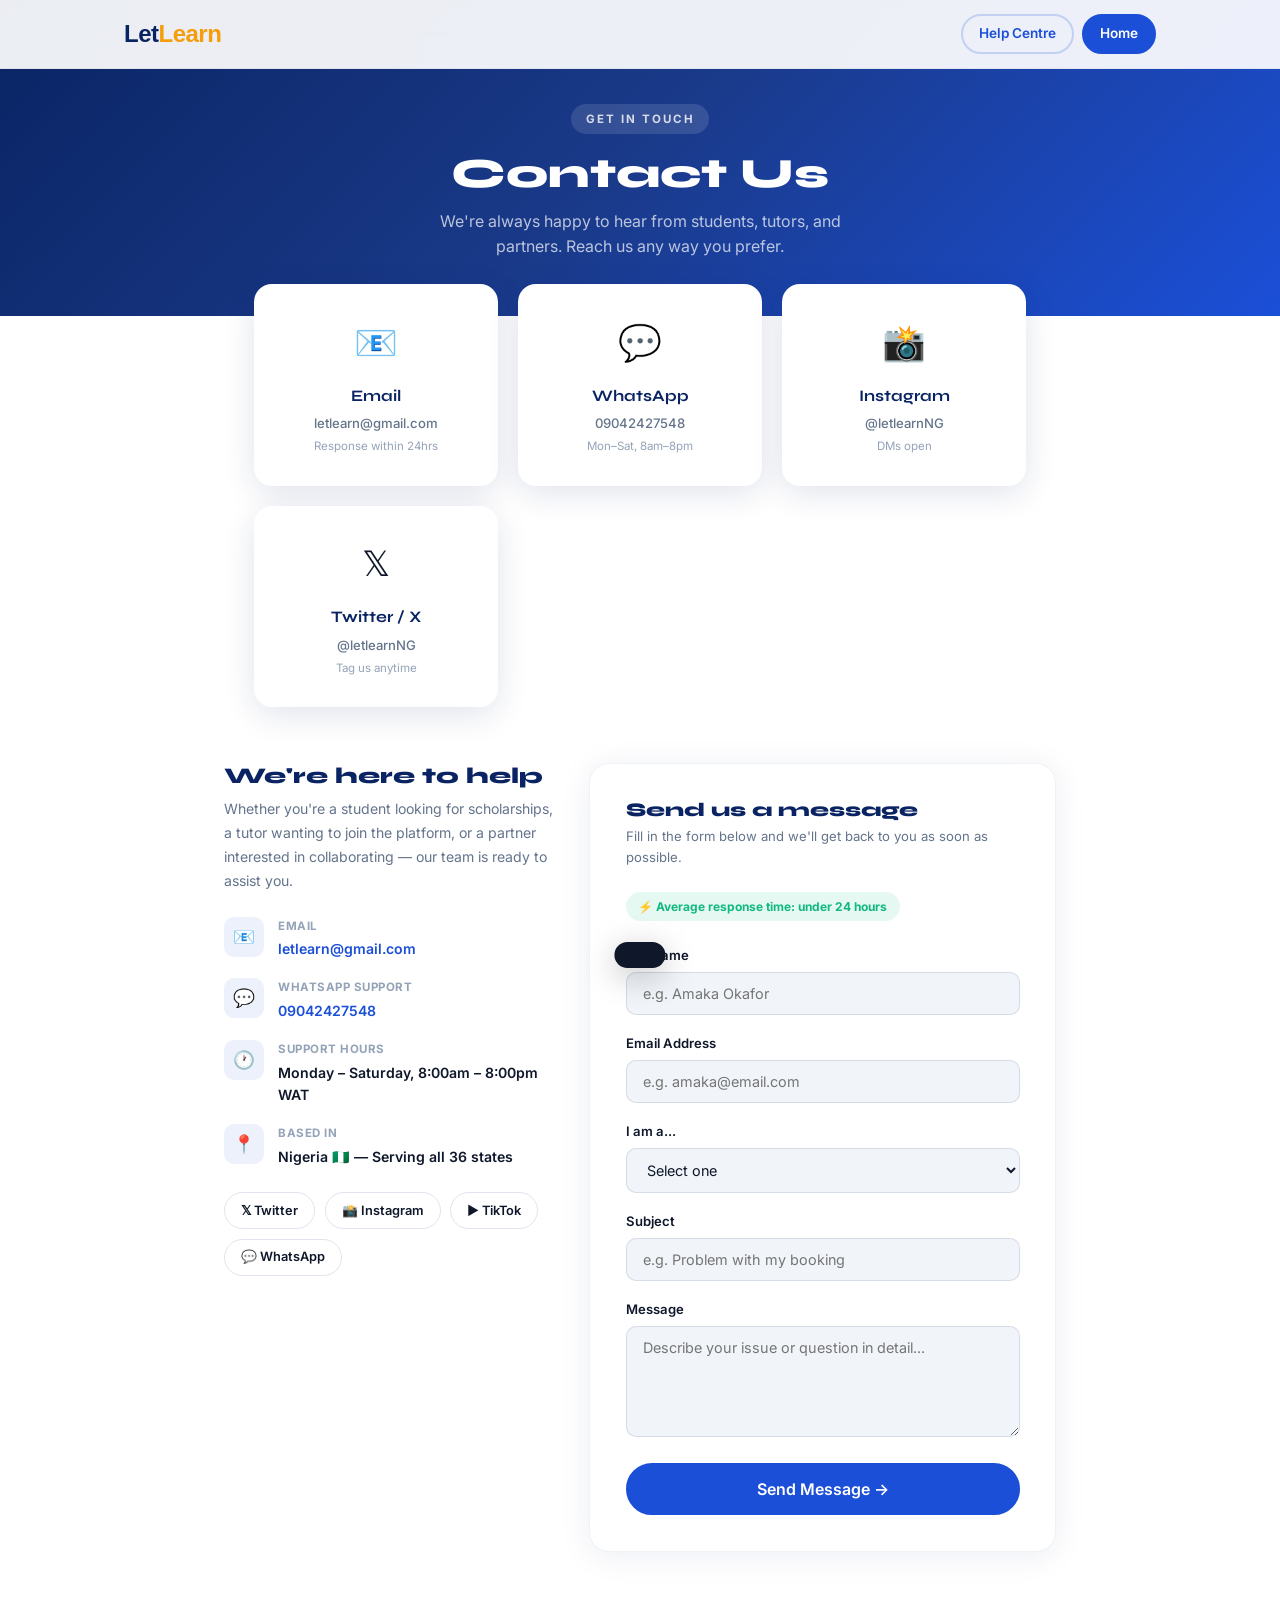
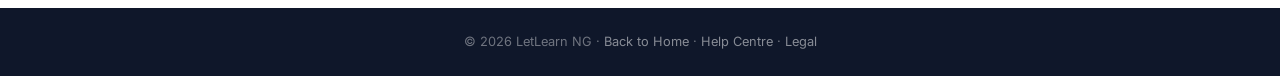
<file: contact.html>
<!DOCTYPE html>
<html lang="en">
<head>
<meta charset="UTF-8"/>
<meta name="viewport" content="width=device-width, initial-scale=1.0"/>
<title>Contact Us — LetLearn</title>
<link rel="preconnect" href="https://fonts.googleapis.com"/>
<link href="https://fonts.googleapis.com/css2?family=Clash+Display:wght@400;500;600;700&family=Syne:wght@400;500;600;700;800&family=Inter:wght@300;400;500;600;700&display=swap" rel="stylesheet"/>
<link rel="stylesheet" href="styles.css"/>
<style>
.contact-hero {
  background: linear-gradient(135deg, #0A2463 0%, #1a3a8a 50%, #1B4FD8 100%);
  padding: 6.5rem 5vw 3.5rem;
  text-align: center;
}
.contact-hero h1 {
  font-family: 'Syne', sans-serif;
  font-size: clamp(2rem, 4vw, 2.6rem);
  font-weight: 800;
  color: white;
  margin-bottom: 0.7rem;
}
.contact-hero p {
  color: rgba(255,255,255,0.7);
  font-size: 1rem;
  max-width: 440px;
  margin: 0 auto;
}

.contact-channels {
  display: grid;
  grid-template-columns: repeat(auto-fit, minmax(200px, 1fr));
  gap: 1.25rem;
  max-width: 900px;
  margin: -2rem auto 0;
  padding: 0 5vw;
  position: relative;
  z-index: 2;
}
.channel-card {
  background: white;
  border-radius: 18px;
  padding: 1.8rem 1.5rem;
  text-align: center;
  box-shadow: 0 8px 32px rgba(10,36,99,0.12);
  text-decoration: none;
  color: inherit;
  transition: all 0.25s;
  display: block;
  border: 1.5px solid transparent;
}
.channel-card:hover {
  transform: translateY(-4px);
  box-shadow: 0 16px 48px rgba(10,36,99,0.15);
  border-color: var(--blue-mid);
}
.channel-icon {
  font-size: 2.2rem;
  margin-bottom: 0.8rem;
  display: block;
}
.channel-title {
  font-family: 'Syne', sans-serif;
  font-weight: 700;
  font-size: 1rem;
  color: var(--blue-deep);
  margin-bottom: 0.3rem;
}
.channel-value {
  font-size: 0.82rem;
  color: var(--gray);
  font-weight: 500;
  margin-bottom: 0.2rem;
}
.channel-note {
  font-size: 0.72rem;
  color: var(--gray-light);
}

.contact-layout {
  max-width: 960px;
  margin: 3.5rem auto;
  padding: 0 5vw;
  display: grid;
  grid-template-columns: 1fr 1.4fr;
  gap: 2rem;
  align-items: start;
}
.contact-info h2 {
  font-family: 'Syne', sans-serif;
  font-size: 1.4rem;
  font-weight: 800;
  color: var(--blue-deep);
  margin-bottom: 0.5rem;
}
.contact-info p {
  font-size: 0.88rem;
  color: var(--gray);
  line-height: 1.7;
  margin-bottom: 1.5rem;
}
.info-row {
  display: flex;
  align-items: flex-start;
  gap: 0.9rem;
  margin-bottom: 1.1rem;
}
.info-icon {
  width: 40px; height: 40px;
  border-radius: 10px;
  background: rgba(27,79,216,0.08);
  display: flex; align-items: center; justify-content: center;
  font-size: 1.1rem;
  flex-shrink: 0;
}
.info-label {
  font-size: 0.72rem;
  font-weight: 700;
  color: var(--gray-light);
  text-transform: uppercase;
  letter-spacing: 0.5px;
  margin-bottom: 0.2rem;
}
.info-value {
  font-size: 0.88rem;
  font-weight: 600;
  color: var(--dark);
}
.info-value a {
  color: var(--blue-mid);
  text-decoration: none;
}
.info-value a:hover { text-decoration: underline; }

.socials-row {
  display: flex;
  gap: 0.6rem;
  flex-wrap: wrap;
  margin-top: 1.5rem;
}
.social-pill {
  display: inline-flex;
  align-items: center;
  gap: 0.4rem;
  padding: 0.45rem 1rem;
  border-radius: 50px;
  border: 1.5px solid rgba(10,36,99,0.12);
  font-size: 0.8rem;
  font-weight: 600;
  color: var(--dark);
  text-decoration: none;
  transition: all 0.2s;
}
.social-pill:hover {
  background: var(--blue-mid);
  color: white;
  border-color: var(--blue-mid);
}

.contact-form-card {
  background: white;
  border-radius: 20px;
  padding: 2.2rem;
  box-shadow: 0 4px 32px rgba(10,36,99,0.08);
  border: 1.5px solid rgba(10,36,99,0.06);
}
.contact-form-card h3 {
  font-family: 'Syne', sans-serif;
  font-size: 1.2rem;
  font-weight: 800;
  color: var(--blue-deep);
  margin-bottom: 0.3rem;
}
.contact-form-card p {
  font-size: 0.82rem;
  color: var(--gray);
  margin-bottom: 1.5rem;
}
.response-time {
  display: inline-flex;
  align-items: center;
  gap: 0.4rem;
  background: rgba(16,185,129,0.1);
  color: var(--green);
  font-size: 0.75rem;
  font-weight: 700;
  padding: 0.3rem 0.8rem;
  border-radius: 50px;
  margin-bottom: 1.5rem;
}

@media (max-width: 700px) {
  .contact-layout { grid-template-columns: 1fr; }
  .contact-channels { grid-template-columns: 1fr 1fr; }
}
@media (max-width: 480px) {
  .contact-channels { grid-template-columns: 1fr; }
}
</style>
</head>
<body>

<nav id="nav">
  <div class="nav-inner">
    <a href="index.html" class="logo">Let<span>Learn</span></a>
    <div class="nav-actions" style="margin-left:auto">
      <a href="help.html" class="btn-ghost" style="font-size:0.85rem;padding:0.45rem 1rem">Help Centre</a>
      <a href="index.html" class="btn-primary" style="font-size:0.85rem;padding:0.45rem 1rem">Home</a>
    </div>
  </div>
</nav>

<!-- HERO -->
<div class="contact-hero">
  <div class="section-label light" style="margin-bottom:1rem">Get In Touch</div>
  <h1>Contact Us</h1>
  <p>We're always happy to hear from students, tutors, and partners. Reach us any way you prefer.</p>
</div>

<!-- CHANNEL CARDS -->
<div class="contact-channels">
  <a href="mailto:letlearn@gmail.com" class="channel-card">
    <span class="channel-icon">📧</span>
    <div class="channel-title">Email</div>
    <div class="channel-value">letlearn@gmail.com</div>
    <div class="channel-note">Response within 24hrs</div>
  </a>
  <a href="https://wa.me/2349042427548" target="_blank" class="channel-card">
    <span class="channel-icon">💬</span>
    <div class="channel-title">WhatsApp</div>
    <div class="channel-value">09042427548</div>
    <div class="channel-note">Mon–Sat, 8am–8pm</div>
  </a>
  <a href="https://instagram.com/letlearnNG" target="_blank" class="channel-card">
    <span class="channel-icon">📸</span>
    <div class="channel-title">Instagram</div>
    <div class="channel-value">@letlearnNG</div>
    <div class="channel-note">DMs open</div>
  </a>
  <a href="https://twitter.com/letlearnNG" target="_blank" class="channel-card">
    <span class="channel-icon">𝕏</span>
    <div class="channel-title">Twitter / X</div>
    <div class="channel-value">@letlearnNG</div>
    <div class="channel-note">Tag us anytime</div>
  </a>
</div>

<!-- LAYOUT -->
<div class="contact-layout">

  <!-- LEFT: INFO -->
  <div class="contact-info">
    <h2>We're here to help</h2>
    <p>Whether you're a student looking for scholarships, a tutor wanting to join the platform, or a partner interested in collaborating — our team is ready to assist you.</p>

    <div class="info-row">
      <div class="info-icon">📧</div>
      <div>
        <div class="info-label">Email</div>
        <div class="info-value"><a href="mailto:letlearn@gmail.com">letlearn@gmail.com</a></div>
      </div>
    </div>

    <div class="info-row">
      <div class="info-icon">💬</div>
      <div>
        <div class="info-label">WhatsApp Support</div>
        <div class="info-value"><a href="https://wa.me/2349042427548" target="_blank">09042427548</a></div>
      </div>
    </div>

    <div class="info-row">
      <div class="info-icon">🕐</div>
      <div>
        <div class="info-label">Support Hours</div>
        <div class="info-value">Monday – Saturday, 8:00am – 8:00pm WAT</div>
      </div>
    </div>

    <div class="info-row">
      <div class="info-icon">📍</div>
      <div>
        <div class="info-label">Based In</div>
        <div class="info-value">Nigeria 🇳🇬 — Serving all 36 states</div>
      </div>
    </div>

    <div class="socials-row">
      <a href="https://twitter.com/letlearnNG" target="_blank" class="social-pill">𝕏 Twitter</a>
      <a href="https://instagram.com/letlearnNG" target="_blank" class="social-pill">📸 Instagram</a>
      <a href="https://tiktok.com/@letlearnNG" target="_blank" class="social-pill">▶️ TikTok</a>
      <a href="https://wa.me/2349042427548" target="_blank" class="social-pill">💬 WhatsApp</a>
    </div>
  </div>

  <!-- RIGHT: FORM -->
  <div class="contact-form-card">
    <h3>Send us a message</h3>
    <p>Fill in the form below and we'll get back to you as soon as possible.</p>
    <div class="response-time">⚡ Average response time: under 24 hours</div>

    <div class="form-group">
      <label>Full Name</label>
      <input type="text" id="contactName" class="form-input" placeholder="e.g. Amaka Okafor"/>
    </div>
    <div class="form-group">
      <label>Email Address</label>
      <input type="email" id="contactEmail" class="form-input" placeholder="e.g. amaka@email.com"/>
    </div>
    <div class="form-group">
      <label>I am a...</label>
      <select id="contactType" class="form-input">
        <option value="">Select one</option>
        <option>Student</option>
        <option>Tutor</option>
        <option>Parent</option>
        <option>Partner / Organisation</option>
        <option>Other</option>
      </select>
    </div>
    <div class="form-group">
      <label>Subject</label>
      <input type="text" id="contactSubject" class="form-input" placeholder="e.g. Problem with my booking"/>
    </div>
    <div class="form-group">
      <label>Message</label>
      <textarea id="contactMessage" class="form-input" rows="5" placeholder="Describe your issue or question in detail..." style="resize:vertical;height:auto"></textarea>
    </div>
    <button class="btn-primary full" onclick="submitContact()">Send Message →</button>
  </div>

</div>

<!-- FOOTER MINI -->
<div style="background:var(--dark);text-align:center;padding:1.5rem;font-size:0.8rem;color:rgba(255,255,255,0.4)">
  © 2026 LetLearn NG · <a href="index.html" style="color:rgba(255,255,255,0.5)">Back to Home</a> · <a href="help.html" style="color:rgba(255,255,255,0.5)">Help Centre</a> · <a href="legal.html" style="color:rgba(255,255,255,0.5)">Legal</a>
</div>

<div class="toast" id="toast"></div>

<script>
function submitContact() {
  const name = document.getElementById('contactName').value.trim();
  const email = document.getElementById('contactEmail').value.trim();
  const msg = document.getElementById('contactMessage').value.trim();
  if (!name || !email || !msg) { showToast('⚠️ Please fill all required fields', true); return; }
  showToast('✅ Message sent! We\'ll be in touch within 24 hours.');
  ['contactName','contactEmail','contactType','contactSubject','contactMessage'].forEach(id => {
    document.getElementById(id).value = '';
  });
}

function showToast(msg, isError = false) {
  const t = document.getElementById('toast');
  t.textContent = msg;
  t.className = isError ? 'toast error show' : 'toast show';
  setTimeout(() => t.classList.remove('show'), 4000);
}

window.addEventListener('scroll', () => {
  document.getElementById('nav')?.classList.toggle('scrolled', window.scrollY > 20);
});
</script>
</body>
</html>
</file>
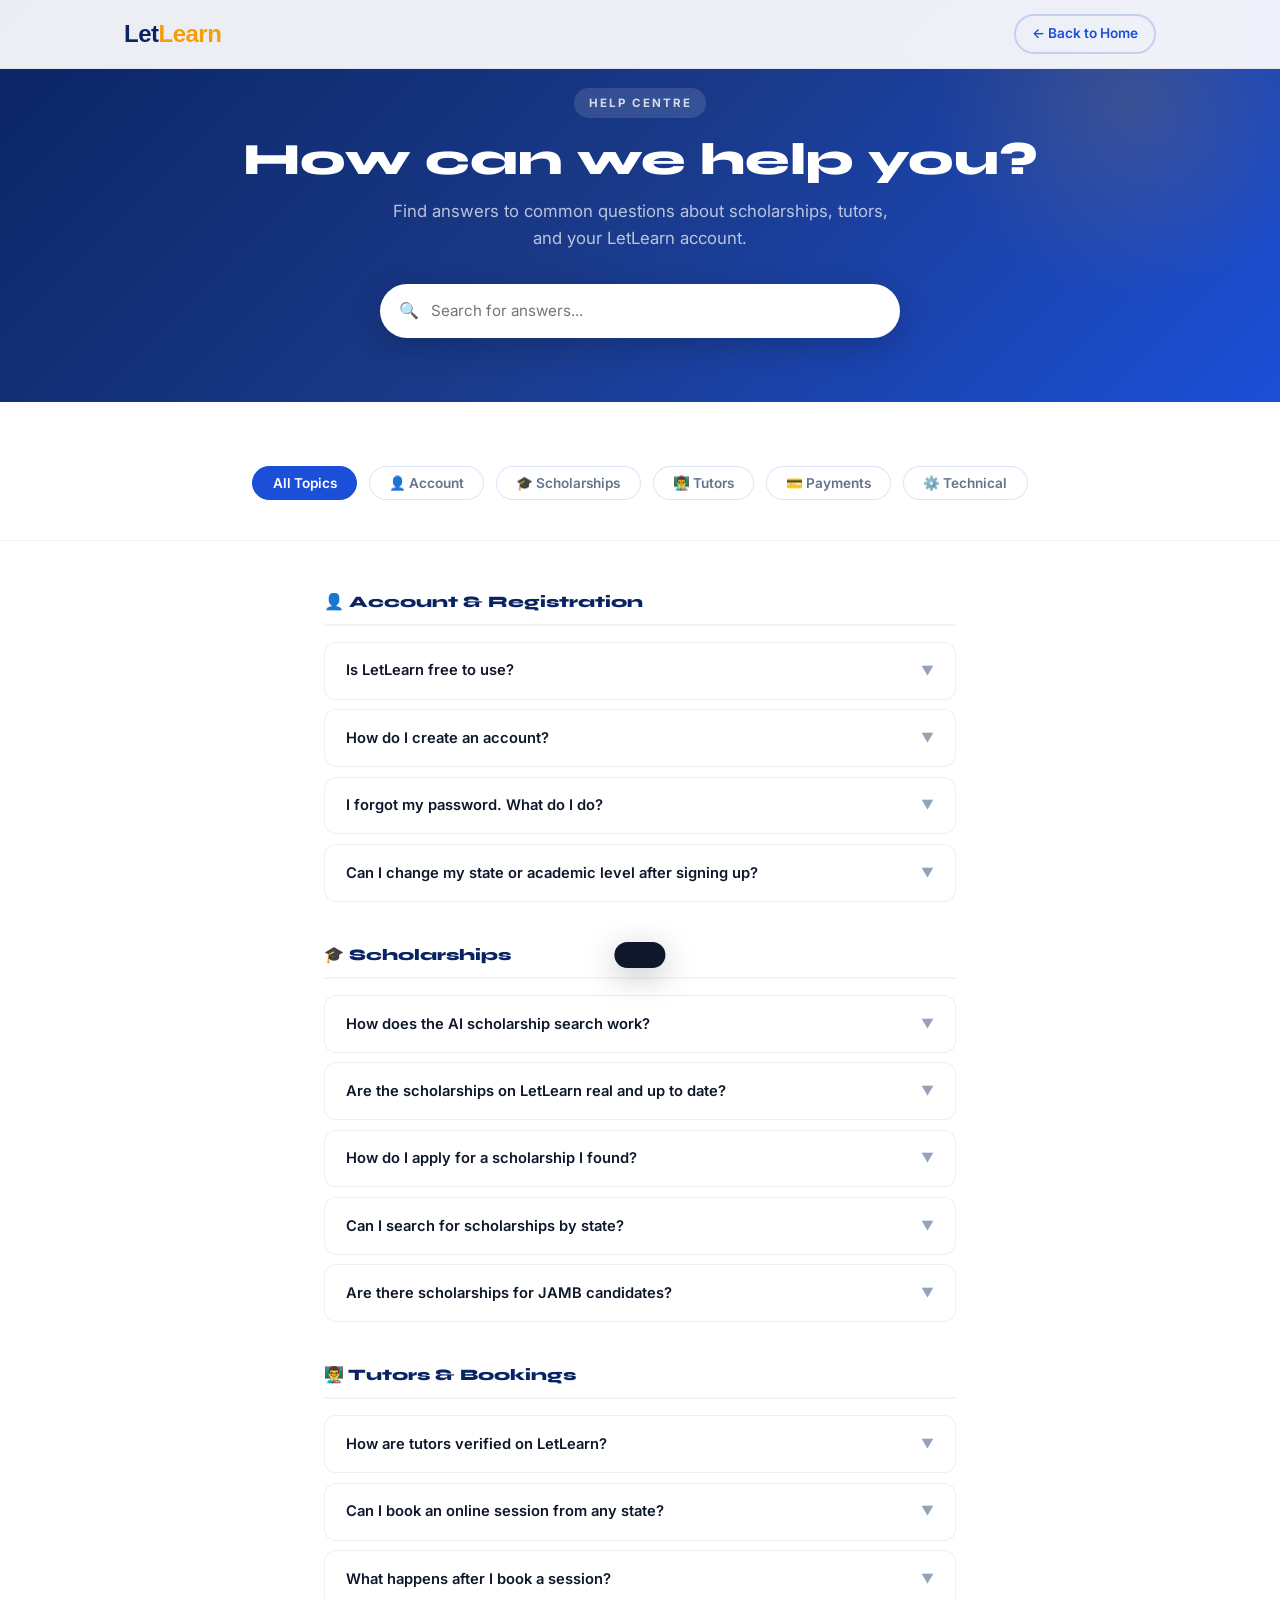
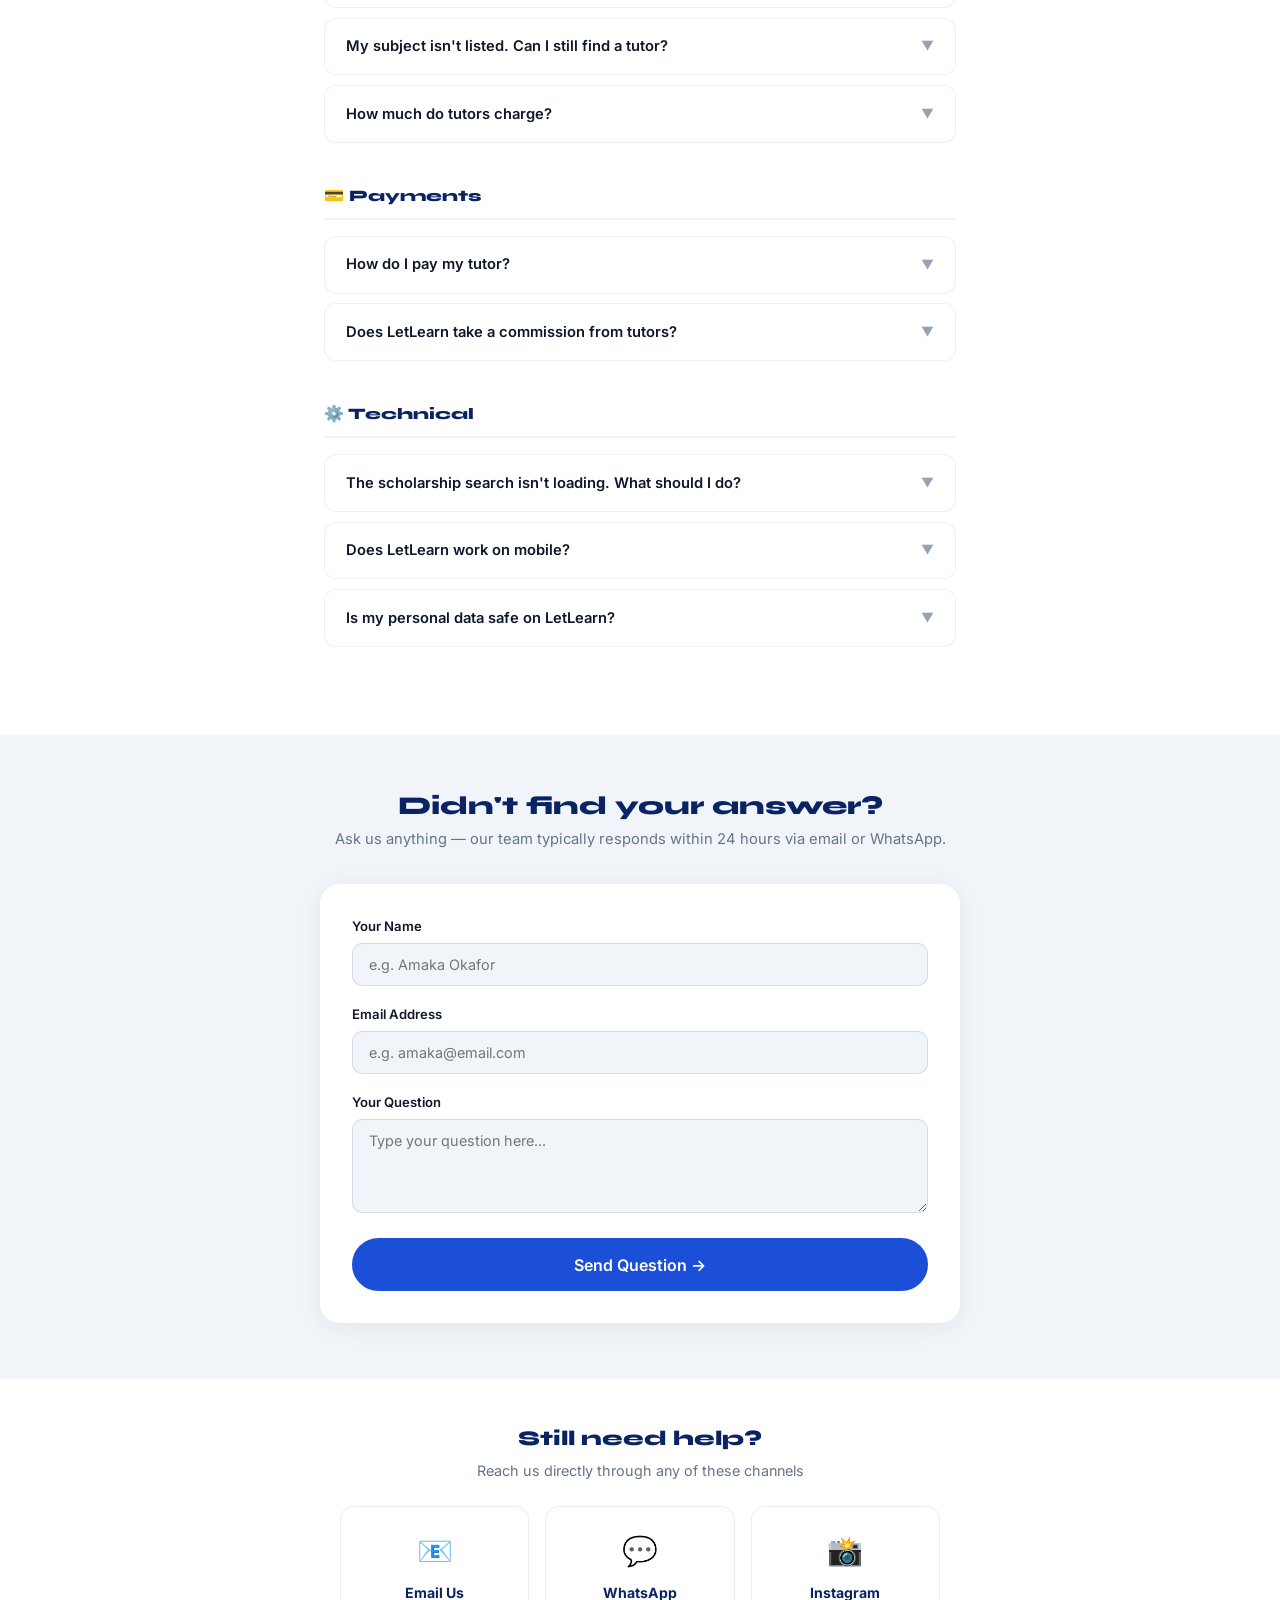
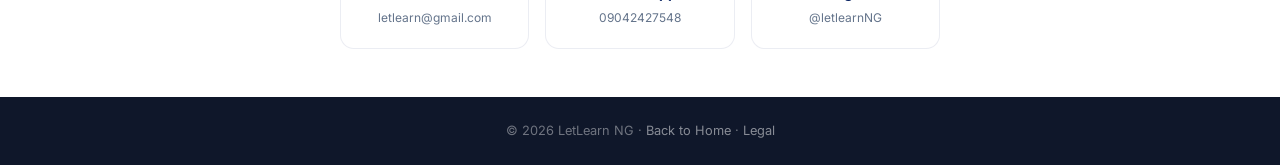
<file: help.html>
<!DOCTYPE html>
<html lang="en">
<head>
<meta charset="UTF-8"/>
<meta name="viewport" content="width=device-width, initial-scale=1.0"/>
<title>Help Centre — LetLearn</title>
<link rel="preconnect" href="https://fonts.googleapis.com"/>
<link href="https://fonts.googleapis.com/css2?family=Clash+Display:wght@400;500;600;700&family=Syne:wght@400;500;600;700;800&family=Inter:wght@300;400;500;600;700&display=swap" rel="stylesheet"/>
<link rel="stylesheet" href="styles.css"/>
<style>
.help-hero {
  background: linear-gradient(135deg, #0A2463 0%, #1a3a8a 50%, #1B4FD8 100%);
  padding: 7rem 5vw 4rem;
  text-align: center;
  position: relative;
  overflow: hidden;
}
.help-hero::before {
  content: '';
  position: absolute;
  width: 400px; height: 400px;
  background: radial-gradient(circle, rgba(245,158,11,0.15) 0%, transparent 70%);
  top: -100px; right: -50px;
  border-radius: 50%;
}
.help-hero h1 {
  font-family: 'Syne', sans-serif;
  font-size: clamp(2rem, 4vw, 2.8rem);
  font-weight: 800;
  color: white;
  margin-bottom: 0.8rem;
  position: relative;
  z-index: 1;
}
.help-hero p {
  color: rgba(255,255,255,0.7);
  font-size: 1.05rem;
  max-width: 500px;
  margin: 0 auto 2rem;
  position: relative;
  z-index: 1;
}
.help-search-wrap {
  max-width: 520px;
  margin: 0 auto;
  position: relative;
  z-index: 1;
}
.help-search {
  width: 100%;
  height: 54px;
  border-radius: 50px;
  border: none;
  padding: 0 1.5rem 0 3.2rem;
  font-size: 0.95rem;
  font-family: 'Inter', sans-serif;
  color: var(--dark);
  box-shadow: 0 8px 32px rgba(0,0,0,0.2);
}
.help-search:focus { outline: none; }
.help-search-icon {
  position: absolute;
  left: 1.2rem;
  top: 50%;
  transform: translateY(-50%);
  font-size: 1rem;
}

/* CATEGORIES */
.help-cats {
  display: flex;
  gap: 0.75rem;
  flex-wrap: wrap;
  justify-content: center;
  margin: 2.5rem 0 1rem;
}
.help-cat {
  padding: 0.5rem 1.2rem;
  border-radius: 50px;
  border: 1.5px solid rgba(27,79,216,0.15);
  font-size: 0.85rem;
  font-weight: 600;
  color: var(--gray);
  background: white;
  cursor: pointer;
  transition: all 0.2s;
}
.help-cat.active, .help-cat:hover {
  background: var(--blue-mid);
  color: white;
  border-color: var(--blue-mid);
}

/* FAQ */
.faq-section {
  max-width: 760px;
  margin: 0 auto;
  padding: 3rem 5vw;
}
.faq-group { margin-bottom: 2.5rem; }
.faq-group-title {
  font-family: 'Syne', sans-serif;
  font-size: 1rem;
  font-weight: 800;
  color: var(--blue-deep);
  margin-bottom: 1rem;
  padding-bottom: 0.6rem;
  border-bottom: 2px solid var(--gray-soft);
  display: flex;
  align-items: center;
  gap: 0.5rem;
}
.faq-item {
  background: white;
  border-radius: 12px;
  border: 1.5px solid rgba(10,36,99,0.07);
  margin-bottom: 0.6rem;
  overflow: hidden;
  transition: box-shadow 0.2s;
}
.faq-item:hover { box-shadow: 0 4px 20px rgba(10,36,99,0.08); }
.faq-item.hidden-faq { display: none; }
.faq-q {
  display: flex;
  align-items: center;
  justify-content: space-between;
  padding: 1.1rem 1.3rem;
  cursor: pointer;
  gap: 1rem;
  user-select: none;
}
.faq-q-text {
  font-weight: 600;
  font-size: 0.92rem;
  color: var(--dark);
  line-height: 1.4;
}
.faq-chevron {
  font-size: 0.8rem;
  color: var(--gray-light);
  transition: transform 0.3s;
  flex-shrink: 0;
}
.faq-item.open .faq-chevron { transform: rotate(180deg); }
.faq-a {
  display: none;
  padding: 0 1.3rem 1.1rem;
  font-size: 0.88rem;
  color: var(--gray);
  line-height: 1.75;
  border-top: 1px solid var(--gray-soft);
  padding-top: 0.9rem;
}
.faq-item.open .faq-a { display: block; }

/* ASK A QUESTION */
.ask-section {
  background: var(--gray-soft);
  padding: 3.5rem 5vw;
}
.ask-inner {
  max-width: 640px;
  margin: 0 auto;
  text-align: center;
}
.ask-inner h2 {
  font-family: 'Syne', sans-serif;
  font-size: 1.6rem;
  font-weight: 800;
  color: var(--blue-deep);
  margin-bottom: 0.5rem;
}
.ask-inner p {
  color: var(--gray);
  font-size: 0.92rem;
  margin-bottom: 2rem;
  line-height: 1.6;
}
.ask-form {
  background: white;
  border-radius: 20px;
  padding: 2rem;
  box-shadow: 0 4px 24px rgba(10,36,99,0.07);
  text-align: left;
}

/* STILL NEED HELP */
.still-help {
  padding: 3rem 5vw;
  text-align: center;
}
.still-help h3 {
  font-family: 'Syne', sans-serif;
  font-size: 1.3rem;
  font-weight: 800;
  color: var(--blue-deep);
  margin-bottom: 0.5rem;
}
.still-help p {
  color: var(--gray);
  font-size: 0.9rem;
  margin-bottom: 1.5rem;
}
.still-cards {
  display: flex;
  gap: 1rem;
  justify-content: center;
  flex-wrap: wrap;
  max-width: 600px;
  margin: 0 auto;
}
.still-card {
  background: white;
  border: 1.5px solid rgba(10,36,99,0.08);
  border-radius: 14px;
  padding: 1.3rem 1.5rem;
  flex: 1;
  min-width: 160px;
  text-align: center;
  transition: all 0.2s;
  text-decoration: none;
  color: inherit;
  display: block;
}
.still-card:hover { border-color: var(--blue-mid); transform: translateY(-2px); box-shadow: 0 6px 24px rgba(27,79,216,0.1); }
.still-card-icon { font-size: 1.8rem; margin-bottom: 0.5rem; }
.still-card-title { font-weight: 700; font-size: 0.88rem; color: var(--blue-deep); margin-bottom: 0.2rem; }
.still-card-sub { font-size: 0.75rem; color: var(--gray); }
</style>
</head>
<body>

<nav id="nav">
  <div class="nav-inner">
    <a href="index.html" class="logo">Let<span>Learn</span></a>
    <div class="nav-actions" style="margin-left:auto">
      <a href="index.html" class="btn-ghost" style="font-size:0.85rem;padding:0.45rem 1rem">← Back to Home</a>
    </div>
  </div>
</nav>

<!-- HERO -->
<div class="help-hero" style="padding-top:5.5rem">
  <div class="section-label light" style="margin-bottom:1rem">Help Centre</div>
  <h1>How can we help you?</h1>
  <p>Find answers to common questions about scholarships, tutors, and your LetLearn account.</p>
  <div class="help-search-wrap">
    <span class="help-search-icon">🔍</span>
    <input type="text" class="help-search" id="faqSearch" placeholder="Search for answers..." oninput="filterFAQ(this.value)"/>
  </div>
</div>

<!-- CATEGORIES -->
<div style="background:white;padding:1.5rem 5vw;border-bottom:1px solid var(--gray-soft)">
  <div class="help-cats" id="helpCats">
    <button class="help-cat active" onclick="filterCat('all',this)">All Topics</button>
    <button class="help-cat" onclick="filterCat('account',this)">👤 Account</button>
    <button class="help-cat" onclick="filterCat('scholarships',this)">🎓 Scholarships</button>
    <button class="help-cat" onclick="filterCat('tutors',this)">👨‍🏫 Tutors</button>
    <button class="help-cat" onclick="filterCat('payments',this)">💳 Payments</button>
    <button class="help-cat" onclick="filterCat('technical',this)">⚙️ Technical</button>
  </div>
</div>

<!-- FAQ SECTION -->
<div class="faq-section">

  <!-- Account -->
  <div class="faq-group" data-cat="account">
    <div class="faq-group-title">👤 Account & Registration</div>

    <div class="faq-item" data-cat="account">
      <div class="faq-q" onclick="toggleFAQ(this)">
        <span class="faq-q-text">Is LetLearn free to use?</span>
        <span class="faq-chevron">▼</span>
      </div>
      <div class="faq-a">Yes! Creating an account and searching for scholarships on LetLearn is completely free. There are no hidden charges for students. Tutors set their own rates which are visible before booking.</div>
    </div>

    <div class="faq-item" data-cat="account">
      <div class="faq-q" onclick="toggleFAQ(this)">
        <span class="faq-q-text">How do I create an account?</span>
        <span class="faq-chevron">▼</span>
      </div>
      <div class="faq-a">Click "Join Free" on the homepage or visit <a href="signup.html" style="color:var(--blue-mid);font-weight:600">letlearn.ng/signup</a>. Fill in your name, email, state, academic level, and password. You can also sign up quickly with your Google account.</div>
    </div>

    <div class="faq-item" data-cat="account">
      <div class="faq-q" onclick="toggleFAQ(this)">
        <span class="faq-q-text">I forgot my password. What do I do?</span>
        <span class="faq-chevron">▼</span>
      </div>
      <div class="faq-a">On the Sign In page, click "Forgot password?" and enter your email address. We'll send you a password reset link. If you signed up with Google, use the "Continue with Google" option instead.</div>
    </div>

    <div class="faq-item" data-cat="account">
      <div class="faq-q" onclick="toggleFAQ(this)">
        <span class="faq-q-text">Can I change my state or academic level after signing up?</span>
        <span class="faq-chevron">▼</span>
      </div>
      <div class="faq-a">Yes. Go to your profile settings after logging in and update your state and academic level at any time. Your scholarship recommendations will automatically refresh based on your new details.</div>
    </div>
  </div>

  <!-- Scholarships -->
  <div class="faq-group" data-cat="scholarships">
    <div class="faq-group-title">🎓 Scholarships</div>

    <div class="faq-item" data-cat="scholarships">
      <div class="faq-q" onclick="toggleFAQ(this)">
        <span class="faq-q-text">How does the AI scholarship search work?</span>
        <span class="faq-chevron">▼</span>
      </div>
      <div class="faq-a">Our AI analyses your search query, state, and academic level to surface the most relevant Nigerian scholarship opportunities in seconds. Results are generated fresh for every search, so you always see current and varied opportunities.</div>
    </div>

    <div class="faq-item" data-cat="scholarships">
      <div class="faq-q" onclick="toggleFAQ(this)">
        <span class="faq-q-text">Are the scholarships on LetLearn real and up to date?</span>
        <span class="faq-chevron">▼</span>
      </div>
      <div class="faq-a">Yes. Our AI is trained on verified Nigerian scholarship data and is regularly updated. However, we always recommend verifying deadlines and requirements directly on the official scholarship provider's website before applying.</div>
    </div>

    <div class="faq-item" data-cat="scholarships">
      <div class="faq-q" onclick="toggleFAQ(this)">
        <span class="faq-q-text">How do I apply for a scholarship I found?</span>
        <span class="faq-chevron">▼</span>
      </div>
      <div class="faq-a">Click "Quick Apply" on any scholarship card. Fill in your name, email, and academic level. We'll email you the official application link and requirements for that scholarship directly.</div>
    </div>

    <div class="faq-item" data-cat="scholarships">
      <div class="faq-q" onclick="toggleFAQ(this)">
        <span class="faq-q-text">Can I search for scholarships by state?</span>
        <span class="faq-chevron">▼</span>
      </div>
      <div class="faq-a">Yes! Use the state filter on the scholarship search to see scholarships specific to your state, as well as nationwide opportunities available to all Nigerian students.</div>
    </div>

    <div class="faq-item" data-cat="scholarships">
      <div class="faq-q" onclick="toggleFAQ(this)">
        <span class="faq-q-text">Are there scholarships for JAMB candidates?</span>
        <span class="faq-chevron">▼</span>
      </div>
      <div class="faq-a">Yes. Select "SS3 / JAMB" in the Academic Level filter to see scholarships and grants specifically available for pre-university and JAMB candidates across Nigeria.</div>
    </div>
  </div>

  <!-- Tutors -->
  <div class="faq-group" data-cat="tutors">
    <div class="faq-group-title">👨‍🏫 Tutors & Bookings</div>

    <div class="faq-item" data-cat="tutors">
      <div class="faq-q" onclick="toggleFAQ(this)">
        <span class="faq-q-text">How are tutors verified on LetLearn?</span>
        <span class="faq-chevron">▼</span>
      </div>
      <div class="faq-a">Every tutor goes through a 7-step application process including credential verification, identity check, subject assessment, and manual approval by our admin team. Tutors only appear on the platform after full approval.</div>
    </div>

    <div class="faq-item" data-cat="tutors">
      <div class="faq-q" onclick="toggleFAQ(this)">
        <span class="faq-q-text">Can I book an online session from any state?</span>
        <span class="faq-chevron">▼</span>
      </div>
      <div class="faq-a">Yes. Most of our tutors offer online sessions via Google Meet or similar platforms, available to students in all 36 states. In-person sessions depend on the tutor's location.</div>
    </div>

    <div class="faq-item" data-cat="tutors">
      <div class="faq-q" onclick="toggleFAQ(this)">
        <span class="faq-q-text">What happens after I book a session?</span>
        <span class="faq-chevron">▼</span>
      </div>
      <div class="faq-a">After booking, you'll receive a confirmation and the tutor will contact you on your provided phone number to confirm the session time and share the meeting link or location details.</div>
    </div>

    <div class="faq-item" data-cat="tutors">
      <div class="faq-q" onclick="toggleFAQ(this)">
        <span class="faq-q-text">My subject isn't listed. Can I still find a tutor?</span>
        <span class="faq-chevron">▼</span>
      </div>
      <div class="faq-a">Yes! Scroll to the bottom of the Tutors section on the homepage and use the "Request a Tutor" form. Enter your subject, state, and phone number and we'll match you with a verified tutor within 24 hours.</div>
    </div>

    <div class="faq-item" data-cat="tutors">
      <div class="faq-q" onclick="toggleFAQ(this)">
        <span class="faq-q-text">How much do tutors charge?</span>
        <span class="faq-chevron">▼</span>
      </div>
      <div class="faq-a">Each tutor sets their own hourly rate. Rates on LetLearn typically range from ₦2,200 to ₦4,500 per hour. The rate is always shown clearly on the tutor's card before you book.</div>
    </div>
  </div>

  <!-- Payments -->
  <div class="faq-group" data-cat="payments">
    <div class="faq-group-title">💳 Payments</div>

    <div class="faq-item" data-cat="payments">
      <div class="faq-q" onclick="toggleFAQ(this)">
        <span class="faq-q-text">How do I pay my tutor?</span>
        <span class="faq-chevron">▼</span>
      </div>
      <div class="faq-a">Currently, payment is arranged directly between the student and tutor after booking confirmation. In-app payment processing via Paystack is coming in our next update.</div>
    </div>

    <div class="faq-item" data-cat="payments">
      <div class="faq-q" onclick="toggleFAQ(this)">
        <span class="faq-q-text">Does LetLearn take a commission from tutors?</span>
        <span class="faq-chevron">▼</span>
      </div>
      <div class="faq-a">Not currently. Tutors keep 100% of their earnings during our launch phase. A small platform fee may be introduced in future as we add payment processing features.</div>
    </div>
  </div>

  <!-- Technical -->
  <div class="faq-group" data-cat="technical">
    <div class="faq-group-title">⚙️ Technical</div>

    <div class="faq-item" data-cat="technical">
      <div class="faq-q" onclick="toggleFAQ(this)">
        <span class="faq-q-text">The scholarship search isn't loading. What should I do?</span>
        <span class="faq-chevron">▼</span>
      </div>
      <div class="faq-a">This can happen on slow connections. Try refreshing the page or checking your internet connection. The search works on 3G and above. If it continues, contact us at <a href="mailto:letlearn@gmail.com" style="color:var(--blue-mid);font-weight:600">letlearn@gmail.com</a>.</div>
    </div>

    <div class="faq-item" data-cat="technical">
      <div class="faq-q" onclick="toggleFAQ(this)">
        <span class="faq-q-text">Does LetLearn work on mobile?</span>
        <span class="faq-chevron">▼</span>
      </div>
      <div class="faq-a">Yes. LetLearn is designed mobile-first and works on all smartphones including Android and iOS. No app download is needed — it runs directly in your browser.</div>
    </div>

    <div class="faq-item" data-cat="technical">
      <div class="faq-q" onclick="toggleFAQ(this)">
        <span class="faq-q-text">Is my personal data safe on LetLearn?</span>
        <span class="faq-chevron">▼</span>
      </div>
      <div class="faq-a">Yes. We take your privacy seriously. Your data is encrypted and never sold to third parties. Read our full <a href="legal.html#privacy" style="color:var(--blue-mid);font-weight:600">Privacy Policy</a> for details.</div>
    </div>
  </div>

</div>

<!-- ASK A QUESTION -->
<div class="ask-section">
  <div class="ask-inner">
    <h2>Didn't find your answer?</h2>
    <p>Ask us anything — our team typically responds within 24 hours via email or WhatsApp.</p>
    <div class="ask-form">
      <div class="form-group">
        <label>Your Name</label>
        <input type="text" id="askName" class="form-input" placeholder="e.g. Amaka Okafor"/>
      </div>
      <div class="form-group">
        <label>Email Address</label>
        <input type="email" id="askEmail" class="form-input" placeholder="e.g. amaka@email.com"/>
      </div>
      <div class="form-group">
        <label>Your Question</label>
        <textarea id="askQuestion" class="form-input" rows="4" placeholder="Type your question here..." style="resize:vertical;height:auto"></textarea>
      </div>
      <button class="btn-primary full" onclick="submitQuestion()">Send Question →</button>
    </div>
  </div>
</div>

<!-- STILL NEED HELP -->
<div class="still-help">
  <h3>Still need help?</h3>
  <p>Reach us directly through any of these channels</p>
  <div class="still-cards">
    <a href="mailto:letlearn@gmail.com" class="still-card">
      <div class="still-card-icon">📧</div>
      <div class="still-card-title">Email Us</div>
      <div class="still-card-sub">letlearn@gmail.com</div>
    </a>
    <a href="https://wa.me/2349042427548" target="_blank" class="still-card">
      <div class="still-card-icon">💬</div>
      <div class="still-card-title">WhatsApp</div>
      <div class="still-card-sub">09042427548</div>
    </a>
    <a href="https://instagram.com/letlearnNG" target="_blank" class="still-card">
      <div class="still-card-icon">📸</div>
      <div class="still-card-title">Instagram</div>
      <div class="still-card-sub">@letlearnNG</div>
    </a>
  </div>
</div>

<!-- FOOTER MINI -->
<div style="background:var(--dark);text-align:center;padding:1.5rem;font-size:0.8rem;color:rgba(255,255,255,0.4)">
  © 2026 LetLearn NG · <a href="index.html" style="color:rgba(255,255,255,0.5)">Back to Home</a> · <a href="legal.html" style="color:rgba(255,255,255,0.5)">Legal</a>
</div>

<div class="toast" id="toast"></div>

<script>
function toggleFAQ(el) {
  const item = el.closest('.faq-item');
  const wasOpen = item.classList.contains('open');
  document.querySelectorAll('.faq-item.open').forEach(i => i.classList.remove('open'));
  if (!wasOpen) item.classList.add('open');
}

function filterCat(cat, btn) {
  document.querySelectorAll('.help-cat').forEach(b => b.classList.remove('active'));
  btn.classList.add('active');
  document.querySelectorAll('.faq-item').forEach(item => {
    if (cat === 'all' || item.dataset.cat === cat) {
      item.style.display = '';
    } else {
      item.style.display = 'none';
    }
  });
  document.querySelectorAll('.faq-group').forEach(group => {
    if (cat === 'all' || group.dataset.cat === cat) {
      group.style.display = '';
    } else {
      group.style.display = 'none';
    }
  });
}

function filterFAQ(query) {
  const q = query.toLowerCase();
  document.querySelectorAll('.faq-item').forEach(item => {
    const text = item.textContent.toLowerCase();
    item.style.display = text.includes(q) ? '' : 'none';
  });
}

function submitQuestion() {
  const name = document.getElementById('askName').value.trim();
  const email = document.getElementById('askEmail').value.trim();
  const question = document.getElementById('askQuestion').value.trim();
  if (!name || !email || !question) {
    showToast('⚠️ Please fill all fields', true); return;
  }
  showToast('✅ Question sent! We\'ll reply within 24 hours.');
  document.getElementById('askName').value = '';
  document.getElementById('askEmail').value = '';
  document.getElementById('askQuestion').value = '';
}

function showToast(msg, isError = false) {
  const t = document.getElementById('toast');
  t.textContent = msg;
  t.className = isError ? 'toast error show' : 'toast show';
  setTimeout(() => t.classList.remove('show'), 4000);
}

window.addEventListener('scroll', () => {
  document.getElementById('nav')?.classList.toggle('scrolled', window.scrollY > 20);
});
</script>
</body>
</html>
</file>
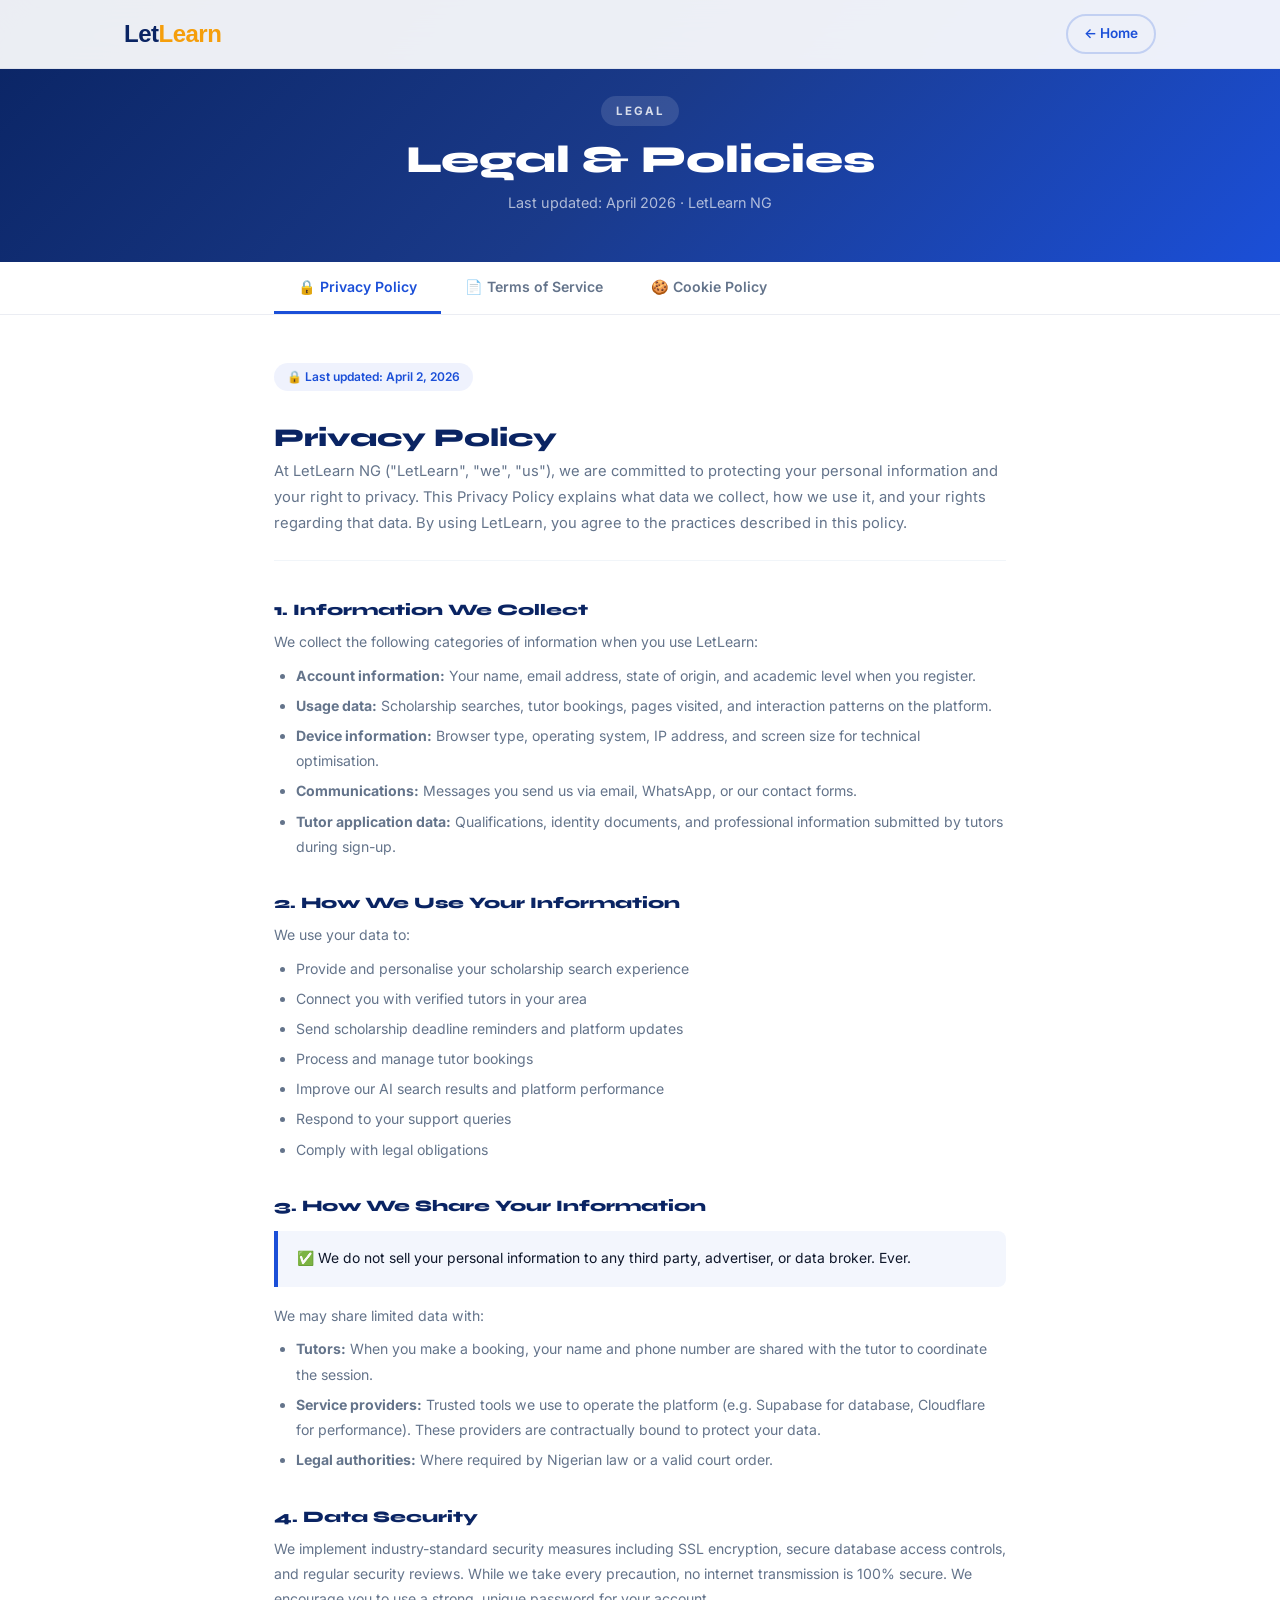
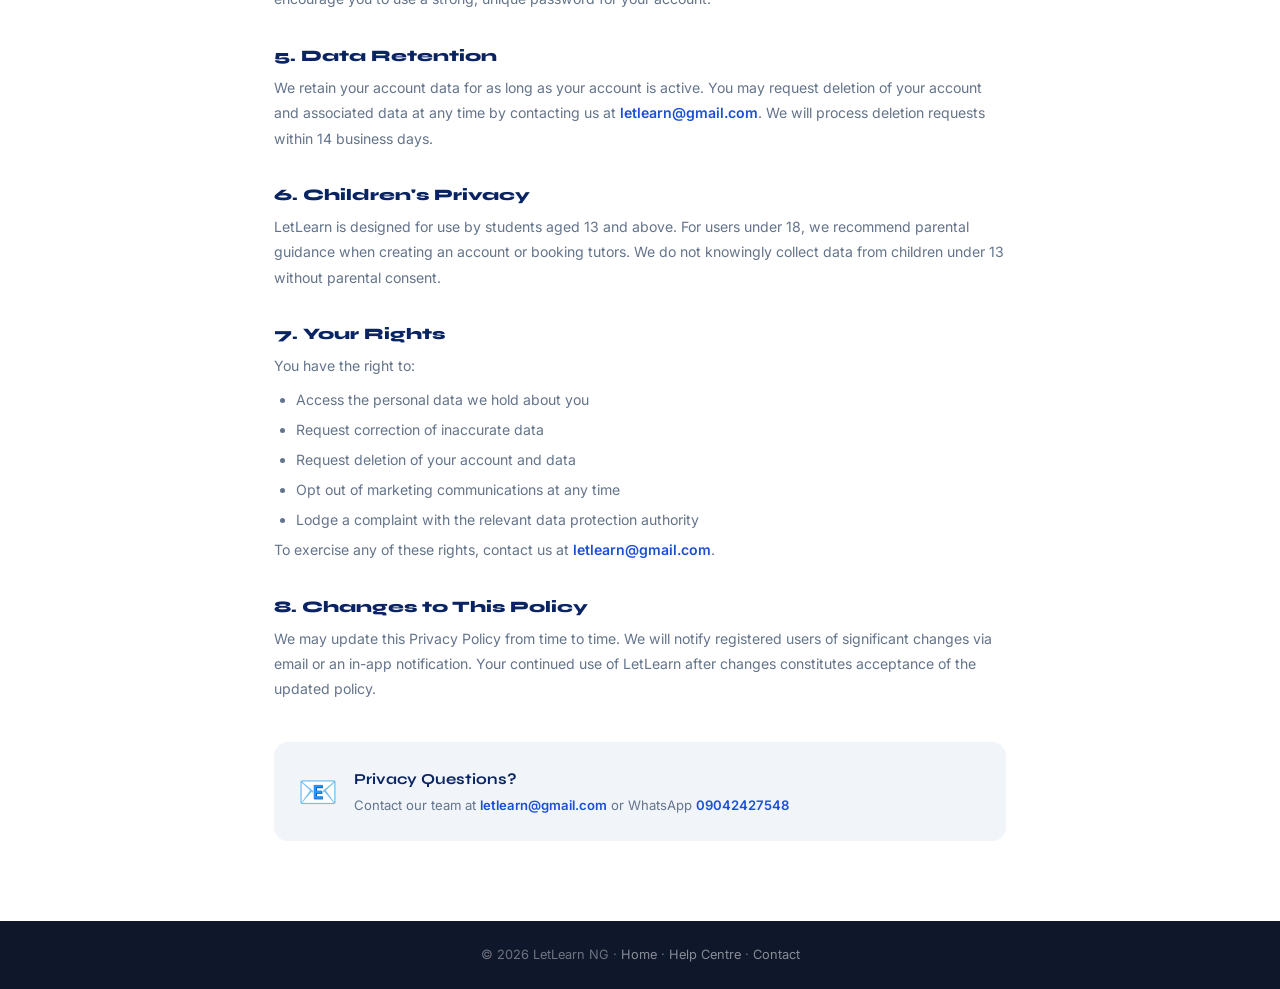
<file: legal.html>
<!DOCTYPE html>
<html lang="en">
<head>
<meta charset="UTF-8"/>
<meta name="viewport" content="width=device-width, initial-scale=1.0"/>
<title>Legal — LetLearn</title>
<link rel="preconnect" href="https://fonts.googleapis.com"/>
<link href="https://fonts.googleapis.com/css2?family=Clash+Display:wght@400;500;600;700&family=Syne:wght@400;500;600;700;800&family=Inter:wght@300;400;500;600;700&display=swap" rel="stylesheet"/>
<link rel="stylesheet" href="styles.css"/>
<style>
.legal-hero {
  background: linear-gradient(135deg, #0A2463 0%, #1a3a8a 50%, #1B4FD8 100%);
  padding: 6rem 5vw 3rem;
  text-align: center;
}
.legal-hero h1 {
  font-family: 'Syne', sans-serif;
  font-size: clamp(1.8rem, 3.5vw, 2.4rem);
  font-weight: 800;
  color: white;
  margin-bottom: 0.5rem;
}
.legal-hero p {
  color: rgba(255,255,255,0.65);
  font-size: 0.9rem;
}

/* TABS */
.legal-tabs-bar {
  background: white;
  border-bottom: 1px solid rgba(10,36,99,0.08);
  position: sticky;
  top: 68px;
  z-index: 50;
}
.legal-tabs {
  max-width: 860px;
  margin: 0 auto;
  padding: 0 5vw;
  display: flex;
  gap: 0;
}
.legal-tab {
  padding: 1rem 1.5rem;
  font-size: 0.88rem;
  font-weight: 600;
  color: var(--gray);
  border-bottom: 3px solid transparent;
  cursor: pointer;
  transition: all 0.2s;
  background: none;
  border-top: none;
  border-left: none;
  border-right: none;
  font-family: 'Inter', sans-serif;
  white-space: nowrap;
}
.legal-tab:hover { color: var(--blue-mid); }
.legal-tab.active {
  color: var(--blue-mid);
  border-bottom-color: var(--blue-mid);
}

/* CONTENT */
.legal-body {
  max-width: 860px;
  margin: 0 auto;
  padding: 3rem 5vw 5rem;
}
.legal-page { display: none; }
.legal-page.active { display: block; }

.legal-updated {
  display: inline-flex;
  align-items: center;
  gap: 0.4rem;
  background: rgba(27,79,216,0.07);
  color: var(--blue-mid);
  font-size: 0.75rem;
  font-weight: 600;
  padding: 0.3rem 0.8rem;
  border-radius: 50px;
  margin-bottom: 2rem;
}

.legal-body h2 {
  font-family: 'Syne', sans-serif;
  font-size: 1.6rem;
  font-weight: 800;
  color: var(--blue-deep);
  margin-bottom: 0.4rem;
}
.legal-body .legal-intro {
  font-size: 0.92rem;
  color: var(--gray);
  line-height: 1.75;
  margin-bottom: 2.5rem;
  padding-bottom: 1.5rem;
  border-bottom: 1px solid var(--gray-soft);
}

.legal-section {
  margin-bottom: 2.2rem;
}
.legal-section h3 {
  font-family: 'Syne', sans-serif;
  font-size: 1rem;
  font-weight: 800;
  color: var(--blue-deep);
  margin-bottom: 0.6rem;
  display: flex;
  align-items: center;
  gap: 0.5rem;
}
.legal-section p, .legal-section li {
  font-size: 0.88rem;
  color: var(--gray);
  line-height: 1.8;
  margin-bottom: 0.5rem;
}
.legal-section ul {
  padding-left: 1.4rem;
  margin-top: 0.5rem;
}
.legal-section li { margin-bottom: 0.3rem; }

.legal-highlight {
  background: rgba(27,79,216,0.05);
  border-left: 4px solid var(--blue-mid);
  border-radius: 0 8px 8px 0;
  padding: 1rem 1.2rem;
  margin: 1rem 0;
  font-size: 0.87rem;
  color: var(--dark);
  line-height: 1.7;
}

.legal-contact-box {
  background: var(--gray-soft);
  border-radius: 14px;
  padding: 1.5rem;
  margin-top: 2.5rem;
  display: flex;
  align-items: center;
  gap: 1rem;
  flex-wrap: wrap;
}
.legal-contact-box .icon { font-size: 2rem; flex-shrink: 0; }
.legal-contact-box h4 {
  font-family: 'Syne', sans-serif;
  font-weight: 700;
  color: var(--blue-deep);
  margin-bottom: 0.2rem;
  font-size: 0.95rem;
}
.legal-contact-box p { font-size: 0.82rem; color: var(--gray); margin: 0; }
.legal-contact-box a { color: var(--blue-mid); font-weight: 600; }

@media (max-width: 600px) {
  .legal-tabs { overflow-x: auto; }
  .legal-tab { padding: 0.8rem 1rem; font-size: 0.8rem; }
}
</style>
</head>
<body>

<nav id="nav">
  <div class="nav-inner">
    <a href="index.html" class="logo">Let<span>Learn</span></a>
    <div class="nav-actions" style="margin-left:auto">
      <a href="index.html" class="btn-ghost" style="font-size:0.85rem;padding:0.45rem 1rem">← Home</a>
    </div>
  </div>
</nav>

<!-- HERO -->
<div class="legal-hero">
  <div class="section-label light" style="margin-bottom:0.8rem">Legal</div>
  <h1>Legal & Policies</h1>
  <p>Last updated: April 2026 · LetLearn NG</p>
</div>

<!-- TABS BAR -->
<div class="legal-tabs-bar">
  <div class="legal-tabs">
    <button class="legal-tab active" onclick="showLegal('privacy', this)">🔒 Privacy Policy</button>
    <button class="legal-tab" onclick="showLegal('terms', this)">📄 Terms of Service</button>
    <button class="legal-tab" onclick="showLegal('cookies', this)">🍪 Cookie Policy</button>
  </div>
</div>

<!-- BODY -->
<div class="legal-body">

  <!-- ── PRIVACY POLICY ── -->
  <div class="legal-page active" id="legal-privacy">
    <div class="legal-updated">🔒 Last updated: April 2, 2026</div>
    <h2>Privacy Policy</h2>
    <p class="legal-intro">
      At LetLearn NG ("LetLearn", "we", "us"), we are committed to protecting your personal information and your right to privacy. This Privacy Policy explains what data we collect, how we use it, and your rights regarding that data. By using LetLearn, you agree to the practices described in this policy.
    </p>

    <div class="legal-section">
      <h3>1. Information We Collect</h3>
      <p>We collect the following categories of information when you use LetLearn:</p>
      <ul>
        <li><strong>Account information:</strong> Your name, email address, state of origin, and academic level when you register.</li>
        <li><strong>Usage data:</strong> Scholarship searches, tutor bookings, pages visited, and interaction patterns on the platform.</li>
        <li><strong>Device information:</strong> Browser type, operating system, IP address, and screen size for technical optimisation.</li>
        <li><strong>Communications:</strong> Messages you send us via email, WhatsApp, or our contact forms.</li>
        <li><strong>Tutor application data:</strong> Qualifications, identity documents, and professional information submitted by tutors during sign-up.</li>
      </ul>
    </div>

    <div class="legal-section">
      <h3>2. How We Use Your Information</h3>
      <p>We use your data to:</p>
      <ul>
        <li>Provide and personalise your scholarship search experience</li>
        <li>Connect you with verified tutors in your area</li>
        <li>Send scholarship deadline reminders and platform updates</li>
        <li>Process and manage tutor bookings</li>
        <li>Improve our AI search results and platform performance</li>
        <li>Respond to your support queries</li>
        <li>Comply with legal obligations</li>
      </ul>
    </div>

    <div class="legal-section">
      <h3>3. How We Share Your Information</h3>
      <div class="legal-highlight">
        ✅ We do not sell your personal information to any third party, advertiser, or data broker. Ever.
      </div>
      <p>We may share limited data with:</p>
      <ul>
        <li><strong>Tutors:</strong> When you make a booking, your name and phone number are shared with the tutor to coordinate the session.</li>
        <li><strong>Service providers:</strong> Trusted tools we use to operate the platform (e.g. Supabase for database, Cloudflare for performance). These providers are contractually bound to protect your data.</li>
        <li><strong>Legal authorities:</strong> Where required by Nigerian law or a valid court order.</li>
      </ul>
    </div>

    <div class="legal-section">
      <h3>4. Data Security</h3>
      <p>We implement industry-standard security measures including SSL encryption, secure database access controls, and regular security reviews. While we take every precaution, no internet transmission is 100% secure. We encourage you to use a strong, unique password for your account.</p>
    </div>

    <div class="legal-section">
      <h3>5. Data Retention</h3>
      <p>We retain your account data for as long as your account is active. You may request deletion of your account and associated data at any time by contacting us at <a href="mailto:letlearn@gmail.com" style="color:var(--blue-mid);font-weight:600">letlearn@gmail.com</a>. We will process deletion requests within 14 business days.</p>
    </div>

    <div class="legal-section">
      <h3>6. Children's Privacy</h3>
      <p>LetLearn is designed for use by students aged 13 and above. For users under 18, we recommend parental guidance when creating an account or booking tutors. We do not knowingly collect data from children under 13 without parental consent.</p>
    </div>

    <div class="legal-section">
      <h3>7. Your Rights</h3>
      <p>You have the right to:</p>
      <ul>
        <li>Access the personal data we hold about you</li>
        <li>Request correction of inaccurate data</li>
        <li>Request deletion of your account and data</li>
        <li>Opt out of marketing communications at any time</li>
        <li>Lodge a complaint with the relevant data protection authority</li>
      </ul>
      <p>To exercise any of these rights, contact us at <a href="mailto:letlearn@gmail.com" style="color:var(--blue-mid);font-weight:600">letlearn@gmail.com</a>.</p>
    </div>

    <div class="legal-section">
      <h3>8. Changes to This Policy</h3>
      <p>We may update this Privacy Policy from time to time. We will notify registered users of significant changes via email or an in-app notification. Your continued use of LetLearn after changes constitutes acceptance of the updated policy.</p>
    </div>

    <div class="legal-contact-box">
      <div class="icon">📧</div>
      <div>
        <h4>Privacy Questions?</h4>
        <p>Contact our team at <a href="mailto:letlearn@gmail.com">letlearn@gmail.com</a> or WhatsApp <a href="https://wa.me/2349042427548">09042427548</a></p>
      </div>
    </div>
  </div>

  <!-- ── TERMS OF SERVICE ── -->
  <div class="legal-page" id="legal-terms">
    <div class="legal-updated">📄 Last updated: April 2, 2026</div>
    <h2>Terms of Service</h2>
    <p class="legal-intro">
      These Terms of Service ("Terms") govern your use of LetLearn NG ("LetLearn", "the platform"). By creating an account or using any part of our platform, you agree to these Terms. Please read them carefully. If you do not agree, do not use the platform.
    </p>

    <div class="legal-section">
      <h3>1. Who We Are</h3>
      <p>LetLearn NG is a Nigerian ed-tech platform that helps students discover scholarships and connect with verified tutors. We operate at <strong>letlearn-eight.vercel.app</strong> and can be reached at <a href="mailto:letlearn@gmail.com" style="color:var(--blue-mid)">letlearn@gmail.com</a>.</p>
    </div>

    <div class="legal-section">
      <h3>2. Eligibility</h3>
      <ul>
        <li>You must be at least 13 years old to create an account.</li>
        <li>Users under 18 should have parental or guardian consent.</li>
        <li>Tutors must be at least 18 years old and a Nigerian resident to apply.</li>
        <li>You must provide accurate information during registration.</li>
      </ul>
    </div>

    <div class="legal-section">
      <h3>3. Student Responsibilities</h3>
      <p>As a student using LetLearn, you agree to:</p>
      <ul>
        <li>Provide accurate personal information during registration and scholarship applications</li>
        <li>Use the platform only for lawful educational purposes</li>
        <li>Not misuse or attempt to manipulate the AI scholarship search system</li>
        <li>Treat tutors with respect during sessions</li>
        <li>Not share your account credentials with others</li>
      </ul>
    </div>

    <div class="legal-section">
      <h3>4. Tutor Responsibilities</h3>
      <p>As a tutor on LetLearn, you agree to:</p>
      <ul>
        <li>Provide accurate qualifications, identity, and professional information during application</li>
        <li>Deliver sessions as booked and communicate promptly with students</li>
        <li>Maintain professional conduct in all interactions</li>
        <li>Not solicit students to use off-platform services to avoid the platform</li>
        <li>Accept that your profile may be removed if reviews or quality fall below acceptable standards</li>
      </ul>
    </div>

    <div class="legal-section">
      <h3>5. Scholarship Information Disclaimer</h3>
      <div class="legal-highlight">
        ⚠️ Scholarship information on LetLearn is AI-generated and provided for discovery purposes only. LetLearn does not guarantee the accuracy, completeness, or current status of any scholarship listed. Always verify details directly with the scholarship provider before applying.
      </div>
    </div>

    <div class="legal-section">
      <h3>6. Payments</h3>
      <p>LetLearn does not currently process payments between students and tutors. All payment arrangements are made directly between the parties. LetLearn is not liable for any payment disputes between students and tutors. In-app payments via Paystack are coming in a future update, at which point updated payment terms will apply.</p>
    </div>

    <div class="legal-section">
      <h3>7. Intellectual Property</h3>
      <p>All content on LetLearn — including the AI search system, design, branding, copy, and code — is the property of LetLearn NG. You may not copy, reproduce, or redistribute any part of the platform without written permission.</p>
    </div>

    <div class="legal-section">
      <h3>8. Account Suspension & Termination</h3>
      <p>LetLearn reserves the right to suspend or terminate accounts that:</p>
      <ul>
        <li>Violate these Terms</li>
        <li>Provide false information during registration</li>
        <li>Engage in fraudulent scholarship applications</li>
        <li>Harass or harm other users or tutors</li>
      </ul>
    </div>

    <div class="legal-section">
      <h3>9. Limitation of Liability</h3>
      <p>LetLearn is provided "as is" without warranties of any kind. We are not liable for: scholarship application outcomes, tutor session quality, loss of data, or service interruptions. Our liability is limited to the maximum extent permitted by Nigerian law.</p>
    </div>

    <div class="legal-section">
      <h3>10. Governing Law</h3>
      <p>These Terms are governed by the laws of the Federal Republic of Nigeria. Any disputes shall be resolved through good-faith negotiation, and if unresolved, through the appropriate courts in Nigeria.</p>
    </div>

    <div class="legal-section">
      <h3>11. Changes to Terms</h3>
      <p>We may update these Terms at any time. Continued use of the platform after updates constitutes acceptance of the new Terms. Significant changes will be communicated via email or in-app notification.</p>
    </div>

    <div class="legal-contact-box">
      <div class="icon">📄</div>
      <div>
        <h4>Questions about our Terms?</h4>
        <p>Email us at <a href="mailto:letlearn@gmail.com">letlearn@gmail.com</a> or WhatsApp <a href="https://wa.me/2349042427548">09042427548</a></p>
      </div>
    </div>
  </div>

  <!-- ── COOKIE POLICY ── -->
  <div class="legal-page" id="legal-cookies">
    <div class="legal-updated">🍪 Last updated: April 2, 2026</div>
    <h2>Cookie Policy</h2>
    <p class="legal-intro">
      This Cookie Policy explains how LetLearn NG uses cookies and similar technologies when you visit our platform. By using LetLearn, you consent to our use of cookies as described below.
    </p>

    <div class="legal-section">
      <h3>1. What Are Cookies?</h3>
      <p>Cookies are small text files stored on your device when you visit a website. They help the website remember your preferences, improve performance, and understand how users interact with the site. LetLearn uses both session cookies (deleted when you close your browser) and persistent cookies (which remain for a set period).</p>
    </div>

    <div class="legal-section">
      <h3>2. Types of Cookies We Use</h3>

      <p><strong>Essential Cookies</strong></p>
      <p>These are required for the platform to function properly. They enable you to stay logged in, remember your session, and use core features like scholarship search and booking. You cannot opt out of these.</p>
      <ul>
        <li>Session authentication token</li>
        <li>Admin session cookie (for admin dashboard access)</li>
        <li>User preferences (state, academic level)</li>
      </ul>

      <p style="margin-top:1rem"><strong>Performance Cookies</strong></p>
      <p>These help us understand how users interact with LetLearn so we can improve the platform. Data collected is anonymous and aggregated.</p>
      <ul>
        <li>Page load times and performance metrics</li>
        <li>Most searched subjects and states</li>
        <li>Feature usage patterns</li>
      </ul>

      <p style="margin-top:1rem"><strong>Functional Cookies</strong></p>
      <p>These remember your choices to give you a more personalised experience.</p>
      <ul>
        <li>Saved search filters (level, state)</li>
        <li>Last viewed scholarship categories</li>
        <li>Mobile menu preference</li>
      </ul>
    </div>

    <div class="legal-section">
      <h3>3. Third-Party Cookies</h3>
      <p>LetLearn may use limited third-party services that set their own cookies:</p>
      <ul>
        <li><strong>Google Fonts:</strong> Used to load our typography. Google may set performance cookies.</li>
        <li><strong>Cloudflare:</strong> Used for security and performance. Cloudflare sets cookies for bot protection and load balancing.</li>
        <li><strong>Supabase:</strong> Our database provider may use session cookies for authentication.</li>
      </ul>
      <p>We do not use advertising or tracking cookies from ad networks.</p>
    </div>

    <div class="legal-section">
      <h3>4. How to Control Cookies</h3>
      <p>You can control and delete cookies through your browser settings. Here's how for common browsers:</p>
      <ul>
        <li><strong>Chrome:</strong> Settings → Privacy and Security → Cookies</li>
        <li><strong>Firefox:</strong> Settings → Privacy & Security → Cookies and Site Data</li>
        <li><strong>Safari:</strong> Preferences → Privacy → Manage Website Data</li>
        <li><strong>Chrome on Android:</strong> Settings → Site Settings → Cookies</li>
      </ul>
      <div class="legal-highlight">
        ⚠️ Note: Disabling essential cookies may prevent some features of LetLearn from working correctly, including login and scholarship search.
      </div>
    </div>

    <div class="legal-section">
      <h3>5. Cookie Duration</h3>
      <ul>
        <li><strong>Session cookies:</strong> Deleted when you close your browser</li>
        <li><strong>Authentication cookies:</strong> Expire after 30 days of inactivity</li>
        <li><strong>Preference cookies:</strong> Stored for up to 1 year</li>
        <li><strong>Admin session:</strong> Cleared when the browser tab is closed</li>
      </ul>
    </div>

    <div class="legal-section">
      <h3>6. Updates to This Policy</h3>
      <p>We may update this Cookie Policy as we add new features or change our service providers. Check this page periodically for updates. Continued use of LetLearn after updates means you accept the changes.</p>
    </div>

    <div class="legal-contact-box">
      <div class="icon">🍪</div>
      <div>
        <h4>Cookie Questions?</h4>
        <p>Email <a href="mailto:letlearn@gmail.com">letlearn@gmail.com</a> or WhatsApp us at <a href="https://wa.me/2349042427548">09042427548</a></p>
      </div>
    </div>
  </div>

</div>

<!-- FOOTER MINI -->
<div style="background:var(--dark);text-align:center;padding:1.5rem;font-size:0.8rem;color:rgba(255,255,255,0.4)">
  © 2026 LetLearn NG · <a href="index.html" style="color:rgba(255,255,255,0.5)">Home</a> · <a href="help.html" style="color:rgba(255,255,255,0.5)">Help Centre</a> · <a href="contact.html" style="color:rgba(255,255,255,0.5)">Contact</a>
</div>

<script>
function showLegal(id, btn) {
  document.querySelectorAll('.legal-page').forEach(p => p.classList.remove('active'));
  document.querySelectorAll('.legal-tab').forEach(b => b.classList.remove('active'));
  document.getElementById('legal-' + id).classList.add('active');
  btn.classList.add('active');
  window.scrollTo({ top: 0, behavior: 'smooth' });
}

// Handle hash links e.g. legal.html#privacy
window.addEventListener('DOMContentLoaded', () => {
  const hash = window.location.hash.replace('#', '');
  if (hash) {
    const btn = document.querySelector(`[onclick*="${hash}"]`);
    if (btn) showLegal(hash, btn);
  }
});

window.addEventListener('scroll', () => {
  document.getElementById('nav')?.classList.toggle('scrolled', window.scrollY > 20);
});
</script>
</body>
</html>
</file>
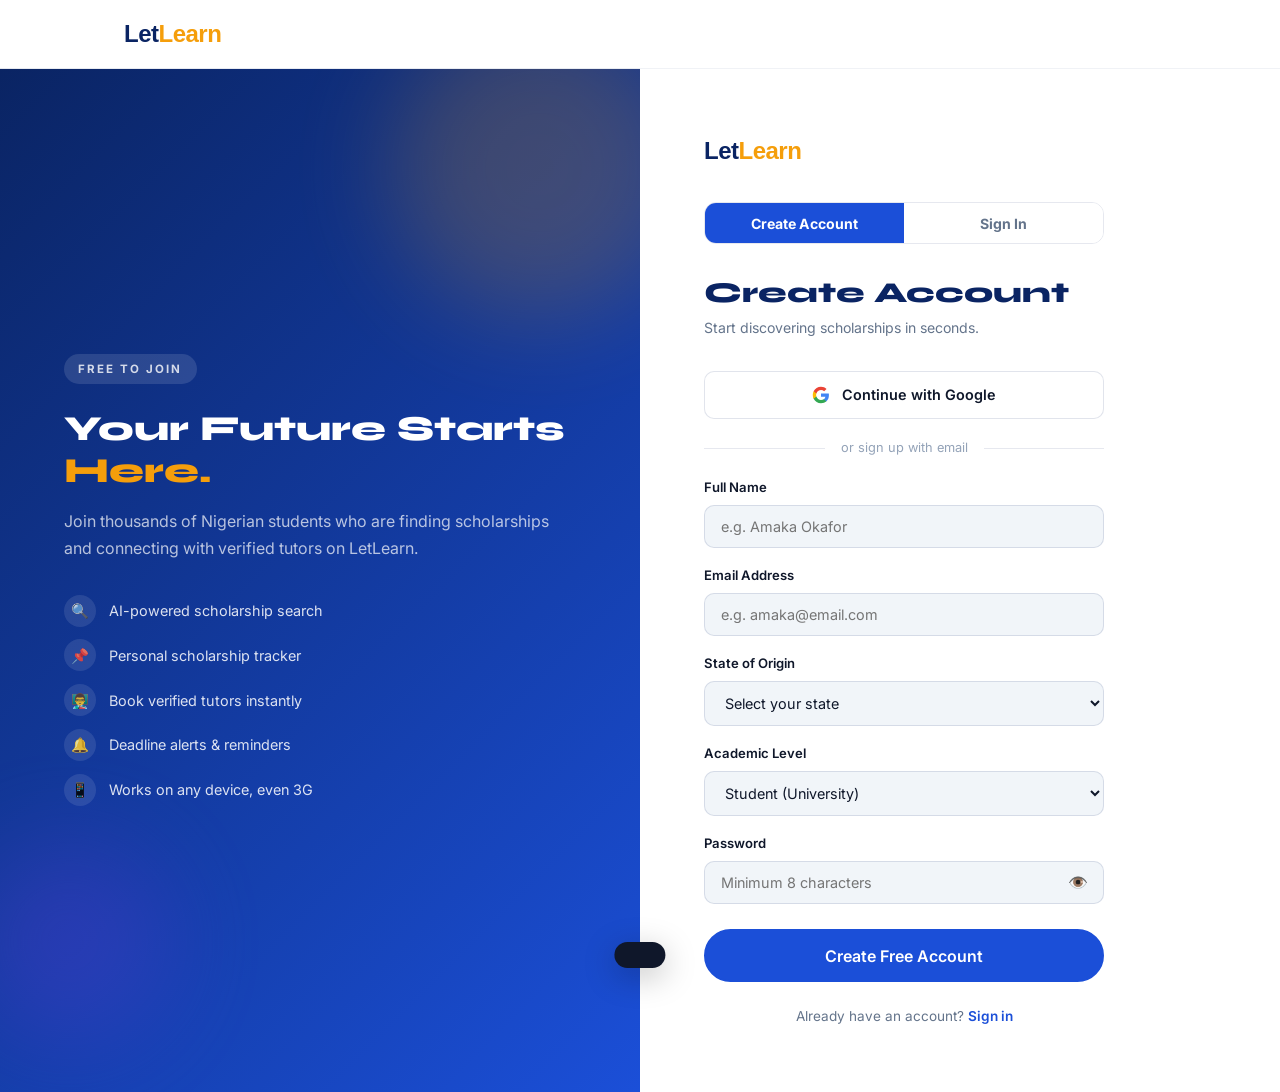
<file: signup.html>
<!DOCTYPE html>
<html lang="en">
<head>
<meta charset="UTF-8"/>
<meta name="viewport" content="width=device-width, initial-scale=1.0"/>
<title>Join LetLearn — Create Your Account</title>
<link rel="preconnect" href="https://fonts.googleapis.com"/>
<link href="https://fonts.googleapis.com/css2?family=Clash+Display:wght@400;500;600;700&family=Syne:wght@400;500;600;700;800&family=Inter:wght@300;400;500;600;700&display=swap" rel="stylesheet"/>
<link rel="stylesheet" href="styles.css"/>
</head>
<body>

<nav id="nav">
  <div class="nav-inner">
    <a href="index.html" class="logo">Let<span>Learn</span></a>
  </div>
</nav>

<div class="auth-page" style="padding-top:68px;min-height:calc(100vh - 68px)">
  <!-- Visual side -->
  <div class="auth-visual">
    <div class="auth-visual-orb o1"></div>
    <div class="auth-visual-orb o2"></div>
    <div class="auth-visual-content">
      <div class="section-label light" style="margin-bottom:1.5rem">Free to Join</div>
      <h2>Your Future Starts <span>Here.</span></h2>
      <p>Join thousands of Nigerian students who are finding scholarships and connecting with verified tutors on LetLearn.</p>
      <div class="auth-perks">
        <div class="auth-perk"><div class="auth-perk-icon">🔍</div> AI-powered scholarship search</div>
        <div class="auth-perk"><div class="auth-perk-icon">📌</div> Personal scholarship tracker</div>
        <div class="auth-perk"><div class="auth-perk-icon">👨‍🏫</div> Book verified tutors instantly</div>
        <div class="auth-perk"><div class="auth-perk-icon">🔔</div> Deadline alerts & reminders</div>
        <div class="auth-perk"><div class="auth-perk-icon">📱</div> Works on any device, even 3G</div>
      </div>
    </div>
  </div>

  <!-- Form side -->
  <div class="auth-form-side">
    <div class="auth-form-wrap">
      <a href="index.html" class="logo">Let<span>Learn</span></a>

      <!-- Tab switcher — hidden when forgot-password is active -->
      <div id="mainTabs" style="display:flex;gap:0;border:1.5px solid rgba(10,36,99,0.1);border-radius:12px;overflow:hidden;margin-bottom:2rem">
        <button id="tabSignup" onclick="switchTab('signup')" style="flex:1;padding:.7rem;font-weight:700;font-size:.88rem;background:var(--blue-mid);color:white;border:none;cursor:pointer;font-family:inherit;transition:all .2s">Create Account</button>
        <button id="tabLogin" onclick="switchTab('login')" style="flex:1;padding:.7rem;font-weight:700;font-size:.88rem;background:white;color:var(--gray);border:none;cursor:pointer;font-family:inherit;transition:all .2s">Sign In</button>
      </div>

      <!-- SIGNUP FORM -->
      <div id="signupForm">
        <h1>Create Account</h1>
        <p class="sub">Start discovering scholarships in seconds.</p>

        <button class="btn-google" onclick="googleSignIn()">
          <svg width="18" height="18" viewBox="0 0 24 24"><path d="M22.56 12.25c0-.78-.07-1.53-.2-2.25H12v4.26h5.92c-.26 1.37-1.04 2.53-2.21 3.31v2.77h3.57c2.08-1.92 3.28-4.74 3.28-8.09z" fill="#4285F4"/><path d="M12 23c2.97 0 5.46-.98 7.28-2.66l-3.57-2.77c-.98.66-2.23 1.06-3.71 1.06-2.86 0-5.29-1.93-6.16-4.53H2.18v2.84C3.99 20.53 7.7 23 12 23z" fill="#34A853"/><path d="M5.84 14.09c-.22-.66-.35-1.36-.35-2.09s.13-1.43.35-2.09V7.07H2.18C1.43 8.55 1 10.22 1 12s.43 3.45 1.18 4.93l2.85-2.22.81-.62z" fill="#FBBC05"/><path d="M12 5.38c1.62 0 3.06.56 4.21 1.64l3.15-3.15C17.45 2.09 14.97 1 12 1 7.7 1 3.99 3.47 2.18 7.07l3.66 2.84c.87-2.6 3.3-4.53 6.16-4.53z" fill="#EA4335"/></svg>
          Continue with Google
        </button>

        <div class="auth-divider">or sign up with email</div>

        <div class="form-group">
          <label>Full Name</label>
          <input type="text" id="signupName" class="form-input" placeholder="e.g. Amaka Okafor"/>
        </div>
        <div class="form-group">
          <label>Email Address</label>
          <input type="email" id="signupEmail" class="form-input" placeholder="e.g. amaka@email.com"/>
        </div>
        <div class="form-group">
          <label>State of Origin</label>
          <select id="signupState" class="form-input">
            <option value="">Select your state</option>
            <option>Abia</option><option>Adamawa</option><option>Akwa Ibom</option>
            <option>Anambra</option><option>Bauchi</option><option>Bayelsa</option>
            <option>Benue</option><option>Borno</option><option>Cross River</option>
            <option>Delta</option><option>Ebonyi</option><option>Edo</option>
            <option>Ekiti</option><option>Enugu</option><option>FCT Abuja</option>
            <option>Gombe</option><option>Imo</option><option>Jigawa</option>
            <option>Kaduna</option><option>Kano</option><option>Katsina</option>
            <option>Kebbi</option><option>Kogi</option><option>Kwara</option>
            <option>Lagos</option><option>Nasarawa</option><option>Niger</option>
            <option>Ogun</option><option>Ondo</option><option>Osun</option>
            <option>Oyo</option><option>Plateau</option><option>Rivers</option>
            <option>Sokoto</option><option>Taraba</option><option>Yobe</option><option>Zamfara</option>
          </select>
        </div>
        <div class="form-group">
          <label>Academic Level</label>
          <select id="signupRole" class="form-input">
            <option>Student (University)</option>
            <option>Student (Secondary)</option>
            <option>Postgraduate</option>
            <option>JAMB Candidate</option>
          </select>
        </div>
        <div class="form-group">
          <label>Password</label>
          <div style="position:relative">
            <input type="password" id="signupPassword" class="form-input" placeholder="Minimum 8 characters" style="padding-right:3rem"/>
            <button onclick="togglePw('signupPassword',this)" style="position:absolute;right:1rem;top:50%;transform:translateY(-50%);color:var(--gray-light);font-size:1rem">👁️</button>
          </div>
        </div>
        <button class="btn-primary full" onclick="signUp()" style="margin-top:.5rem">Create Free Account</button>
        <div class="auth-switch">Already have an account? <a href="#" onclick="switchTab('login')">Sign in</a></div>
      </div>

      <!-- LOGIN FORM -->
      <div id="loginForm" style="display:none">
        <h1>Welcome Back</h1>
        <p class="sub">Sign in to access your scholarships and bookings.</p>

        <button class="btn-google" onclick="googleSignIn()">
          <svg width="18" height="18" viewBox="0 0 24 24"><path d="M22.56 12.25c0-.78-.07-1.53-.2-2.25H12v4.26h5.92c-.26 1.37-1.04 2.53-2.21 3.31v2.77h3.57c2.08-1.92 3.28-4.74 3.28-8.09z" fill="#4285F4"/><path d="M12 23c2.97 0 5.46-.98 7.28-2.66l-3.57-2.77c-.98.66-2.23 1.06-3.71 1.06-2.86 0-5.29-1.93-6.16-4.53H2.18v2.84C3.99 20.53 7.7 23 12 23z" fill="#34A853"/><path d="M5.84 14.09c-.22-.66-.35-1.36-.35-2.09s.13-1.43.35-2.09V7.07H2.18C1.43 8.55 1 10.22 1 12s.43 3.45 1.18 4.93l2.85-2.22.81-.62z" fill="#FBBC05"/><path d="M12 5.38c1.62 0 3.06.56 4.21 1.64l3.15-3.15C17.45 2.09 14.97 1 12 1 7.7 1 3.99 3.47 2.18 7.07l3.66 2.84c.87-2.6 3.3-4.53 6.16-4.53z" fill="#EA4335"/></svg>
          Continue with Google
        </button>

        <div class="auth-divider">or sign in with email</div>

        <div class="form-group">
          <label>Email Address</label>
          <input type="email" id="loginEmail" class="form-input" placeholder="Your email"/>
        </div>
        <div class="form-group">
          <label>Password</label>
          <div style="position:relative">
            <input type="password" id="loginPassword" class="form-input" placeholder="Your password" style="padding-right:3rem"/>
            <button onclick="togglePw('loginPassword',this)" style="position:absolute;right:1rem;top:50%;transform:translateY(-50%);color:var(--gray-light)">👁️</button>
          </div>
        </div>
        <div style="text-align:right;margin-bottom:1rem">
          <a href="#" onclick="switchTab('forgot')" style="font-size:.82rem;color:var(--blue-mid);font-weight:600">Forgot password?</a>
        </div>
        <button class="btn-primary full" onclick="signIn()">Sign In</button>
        <div class="auth-switch">Don't have an account? <a href="#" onclick="switchTab('signup')">Create one free</a></div>
      </div>

      <!-- ═══════════════════════════════════════════ -->
      <!-- FORGOT PASSWORD — 3-step flow               -->
      <!-- ═══════════════════════════════════════════ -->
      <div id="forgotForm" style="display:none">

        <!-- STEP 1 — Enter email -->
        <div id="fp-step1">
          <button onclick="switchTab('login')" style="display:inline-flex;align-items:center;gap:0.4rem;background:none;border:none;color:var(--gray);font-size:0.82rem;font-weight:600;cursor:pointer;padding:0;margin-bottom:1.5rem;font-family:inherit">
            ← Back to Sign In
          </button>
          <div style="width:56px;height:56px;border-radius:16px;background:rgba(27,79,216,0.08);display:flex;align-items:center;justify-content:center;font-size:1.6rem;margin-bottom:1.2rem">🔑</div>
          <h1 style="font-size:1.6rem;margin-bottom:0.4rem">Forgot Password?</h1>
          <p class="sub" style="margin-bottom:1.6rem">No worries. Enter your email and we'll send you a reset link right away.</p>

          <div class="form-group">
            <label>Email Address</label>
            <input type="email" id="fpEmail" class="form-input" placeholder="Enter your registered email"/>
          </div>

          <!-- Progress dots -->
          <div style="display:flex;align-items:center;gap:0.4rem;margin-bottom:1.4rem">
            <div style="width:28px;height:4px;border-radius:2px;background:var(--blue-mid)"></div>
            <div style="width:10px;height:4px;border-radius:2px;background:rgba(10,36,99,0.12)"></div>
            <div style="width:10px;height:4px;border-radius:2px;background:rgba(10,36,99,0.12)"></div>
            <span style="font-size:0.72rem;color:var(--gray-light);margin-left:0.3rem">Step 1 of 3</span>
          </div>

          <button class="btn-primary full" onclick="sendResetEmail()">Send Reset Link →</button>
          <div class="auth-switch" style="margin-top:1rem">Remember your password? <a href="#" onclick="switchTab('login')">Sign in</a></div>
        </div>

        <!-- STEP 2 — Check your email -->
        <div id="fp-step2" style="display:none">
          <div style="text-align:center;padding:1rem 0">
            <div style="font-size:3.5rem;margin-bottom:1rem;animation:fp-bounce 0.6s ease">📬</div>
            <h1 style="font-size:1.55rem;margin-bottom:0.6rem">Check Your Email</h1>
            <p class="sub" style="max-width:320px;margin:0 auto 1.6rem">We sent a password reset link to <strong id="fpEmailDisplay" style="color:var(--blue-deep)"></strong>. It expires in 15 minutes.</p>

            <!-- Progress dots -->
            <div style="display:flex;align-items:center;justify-content:center;gap:0.4rem;margin-bottom:1.8rem">
              <div style="width:10px;height:4px;border-radius:2px;background:rgba(27,79,216,0.2)"></div>
              <div style="width:28px;height:4px;border-radius:2px;background:var(--blue-mid)"></div>
              <div style="width:10px;height:4px;border-radius:2px;background:rgba(10,36,99,0.12)"></div>
              <span style="font-size:0.72rem;color:var(--gray-light);margin-left:0.3rem">Step 2 of 3</span>
            </div>

            <div style="background:rgba(27,79,216,0.05);border:1.5px solid rgba(27,79,216,0.1);border-radius:14px;padding:1.1rem 1.3rem;text-align:left;margin-bottom:1.5rem">
              <div style="font-size:0.8rem;font-weight:700;color:var(--blue-deep);margin-bottom:0.6rem">What to do next:</div>
              <div style="font-size:0.82rem;color:var(--gray);line-height:1.8">
                1. Open the email from <strong>no-reply@letlearn.ng</strong><br>
                2. Click the <strong>"Reset Password"</strong> button<br>
                3. Create a new strong password
              </div>
            </div>

            <!-- Demo: simulate clicking the link -->
            <button class="btn-primary full" onclick="simulateEmailClick()" style="margin-bottom:0.75rem">I've clicked the link →</button>

            <div style="display:flex;align-items:center;justify-content:center;gap:1rem;flex-wrap:wrap">
              <button onclick="resendEmail()" id="resendBtn" style="font-size:0.82rem;font-weight:600;color:var(--blue-mid);background:none;border:none;cursor:pointer;font-family:inherit">Resend email</button>
              <span style="color:var(--gray-light);font-size:0.75rem">·</span>
              <button onclick="switchTab('forgot')" style="font-size:0.82rem;font-weight:600;color:var(--gray);background:none;border:none;cursor:pointer;font-family:inherit">Wrong email?</button>
            </div>
          </div>
        </div>

        <!-- STEP 3 — Set new password -->
        <div id="fp-step3" style="display:none">
          <button onclick="goToStep(2)" style="display:inline-flex;align-items:center;gap:0.4rem;background:none;border:none;color:var(--gray);font-size:0.82rem;font-weight:600;cursor:pointer;padding:0;margin-bottom:1.5rem;font-family:inherit">
            ← Back
          </button>
          <div style="width:56px;height:56px;border-radius:16px;background:rgba(16,185,129,0.1);display:flex;align-items:center;justify-content:center;font-size:1.6rem;margin-bottom:1.2rem">🔒</div>
          <h1 style="font-size:1.6rem;margin-bottom:0.4rem">Set New Password</h1>
          <p class="sub" style="margin-bottom:1.6rem">Choose a strong password you haven't used before.</p>

          <!-- Progress dots -->
          <div style="display:flex;align-items:center;gap:0.4rem;margin-bottom:1.4rem">
            <div style="width:10px;height:4px;border-radius:2px;background:rgba(27,79,216,0.2)"></div>
            <div style="width:10px;height:4px;border-radius:2px;background:rgba(27,79,216,0.2)"></div>
            <div style="width:28px;height:4px;border-radius:2px;background:var(--blue-mid)"></div>
            <span style="font-size:0.72rem;color:var(--gray-light);margin-left:0.3rem">Step 3 of 3</span>
          </div>

          <div class="form-group">
            <label>New Password</label>
            <div style="position:relative">
              <input type="password" id="fpNewPw" class="form-input" placeholder="Minimum 8 characters" style="padding-right:3rem" oninput="checkPwStrength(this.value)"/>
              <button onclick="togglePw('fpNewPw',this)" style="position:absolute;right:1rem;top:50%;transform:translateY(-50%);color:var(--gray-light);font-size:1rem;background:none;border:none;cursor:pointer">👁️</button>
            </div>
            <!-- Strength indicator -->
            <div style="margin-top:0.6rem">
              <div style="height:4px;border-radius:2px;background:rgba(10,36,99,0.08);overflow:hidden">
                <div id="pwStrengthBar" style="height:100%;width:0%;border-radius:2px;transition:all 0.3s;background:var(--green)"></div>
              </div>
              <div id="pwStrengthLabel" style="font-size:0.72rem;color:var(--gray-light);margin-top:0.35rem;font-weight:600"></div>
            </div>
          </div>

          <div class="form-group">
            <label>Confirm New Password</label>
            <div style="position:relative">
              <input type="password" id="fpConfirmPw" class="form-input" placeholder="Repeat your new password" style="padding-right:3rem"/>
              <button onclick="togglePw('fpConfirmPw',this)" style="position:absolute;right:1rem;top:50%;transform:translateY(-50%);color:var(--gray-light);font-size:1rem;background:none;border:none;cursor:pointer">👁️</button>
            </div>
          </div>

          <!-- Password rules -->
          <div style="background:var(--gray-soft);border-radius:10px;padding:0.8rem 1rem;margin-bottom:1.4rem">
            <div id="rule-len"  class="pw-rule">✗ At least 8 characters</div>
            <div id="rule-upper" class="pw-rule">✗ One uppercase letter</div>
            <div id="rule-num"  class="pw-rule">✗ One number</div>
            <div id="rule-sym"  class="pw-rule">✗ One special character (!@#$...)</div>
          </div>

          <button class="btn-primary full" onclick="resetPassword()" style="background:var(--green);border-color:var(--green)">Reset Password ✓</button>
        </div>

        <!-- STEP 4 — Success -->
        <div id="fp-step4" style="display:none;text-align:center;padding:1rem 0">
          <div style="font-size:3.5rem;margin-bottom:1rem">🎉</div>
          <h1 style="font-size:1.55rem;margin-bottom:0.6rem">Password Reset!</h1>
          <p class="sub" style="max-width:300px;margin:0 auto 2rem">Your password has been updated. You can now sign in with your new password.</p>
          <button class="btn-primary full" onclick="switchTab('login')" style="margin-bottom:0.75rem">Sign In Now →</button>
        </div>

      </div>
      <!-- END FORGOT PASSWORD -->

    </div>
  </div>
</div>

<div class="toast" id="toast"></div>

<style>
.pw-rule {
  font-size: 0.75rem;
  font-weight: 600;
  color: var(--gray-light);
  padding: 0.18rem 0;
  transition: color 0.2s;
}
.pw-rule.pass { color: var(--green); }

@keyframes fp-bounce {
  0%   { transform: scale(0.6); opacity: 0; }
  60%  { transform: scale(1.12); }
  100% { transform: scale(1); opacity: 1; }
}
</style>

<script>
// ── TAB SWITCHER ──────────────────────────────────────────────────────
function switchTab(tab) {
  const su  = document.getElementById('signupForm');
  const li  = document.getElementById('loginForm');
  const fp  = document.getElementById('forgotForm');
  const tabs = document.getElementById('mainTabs');
  const tsu = document.getElementById('tabSignup');
  const tli = document.getElementById('tabLogin');

  // Reset all
  su.style.display = 'none';
  li.style.display = 'none';
  fp.style.display = 'none';

  if (tab === 'signup') {
    su.style.display = 'block';
    tabs.style.display = 'flex';
    tsu.style.background = 'var(--blue-mid)'; tsu.style.color = 'white';
    tli.style.background = 'white'; tli.style.color = 'var(--gray)';
  } else if (tab === 'login') {
    li.style.display = 'block';
    tabs.style.display = 'flex';
    tli.style.background = 'var(--blue-mid)'; tli.style.color = 'white';
    tsu.style.background = 'white'; tsu.style.color = 'var(--gray)';
  } else if (tab === 'forgot') {
    fp.style.display = 'block';
    tabs.style.display = 'none'; // hide the tab bar for forgot flow
    goToStep(1);
  }
}

// ── FORGOT PASSWORD STEPS ─────────────────────────────────────────────
function goToStep(n) {
  [1,2,3,4].forEach(i => {
    const el = document.getElementById('fp-step' + i);
    if (el) el.style.display = i === n ? 'block' : 'none';
  });
}

let resendCountdown = null;

function sendResetEmail() {
  const email = document.getElementById('fpEmail').value.trim();
  if (!email || !email.includes('@')) {
    showToast('⚠️ Please enter a valid email address', true); return;
  }
  document.getElementById('fpEmailDisplay').textContent = email;
  goToStep(2);
  showToast('📧 Reset link sent to ' + email);
  startResendCooldown();
}

function startResendCooldown() {
  const btn = document.getElementById('resendBtn');
  if (!btn) return;
  let secs = 30;
  btn.disabled = true;
  btn.style.opacity = '0.5';
  btn.textContent = `Resend in ${secs}s`;
  resendCountdown = setInterval(() => {
    secs--;
    btn.textContent = secs > 0 ? `Resend in ${secs}s` : 'Resend email';
    if (secs <= 0) {
      clearInterval(resendCountdown);
      btn.disabled = false;
      btn.style.opacity = '1';
    }
  }, 1000);
}

function resendEmail() {
  const email = document.getElementById('fpEmail').value.trim();
  showToast('📧 Reset link resent to ' + (email || 'your email'));
  startResendCooldown();
}

function simulateEmailClick() {
  goToStep(3);
}

// ── PASSWORD STRENGTH ─────────────────────────────────────────────────
function checkPwStrength(pw) {
  const rules = {
    len:   pw.length >= 8,
    upper: /[A-Z]/.test(pw),
    num:   /[0-9]/.test(pw),
    sym:   /[^A-Za-z0-9]/.test(pw),
  };

  const mark = (id, pass, text) => {
    const el = document.getElementById(id);
    el.classList.toggle('pass', pass);
    el.textContent = (pass ? '✓ ' : '✗ ') + text;
  };
  mark('rule-len',   rules.len,   'At least 8 characters');
  mark('rule-upper', rules.upper, 'One uppercase letter');
  mark('rule-num',   rules.num,   'One number');
  mark('rule-sym',   rules.sym,   'One special character (!@#$...)');

  const score = Object.values(rules).filter(Boolean).length;
  const bar   = document.getElementById('pwStrengthBar');
  const label = document.getElementById('pwStrengthLabel');
  const configs = [
    { w:'0%',   color:'var(--green)',  text:'' },
    { w:'25%',  color:'#EF4444',       text:'Weak' },
    { w:'50%',  color:'var(--gold)',   text:'Fair' },
    { w:'75%',  color:'var(--blue-mid)', text:'Good' },
    { w:'100%', color:'var(--green)',  text:'Strong ✓' },
  ];
  bar.style.width  = configs[score].w;
  bar.style.background = configs[score].color;
  label.textContent    = pw.length ? configs[score].text : '';
  label.style.color    = configs[score].color;
}

function resetPassword() {
  const pw  = document.getElementById('fpNewPw').value;
  const cpw = document.getElementById('fpConfirmPw').value;
  if (pw.length < 8)  { showToast('⚠️ Password must be at least 8 characters', true); return; }
  if (pw !== cpw)     { showToast('⚠️ Passwords do not match', true); return; }
  goToStep(4);
  showToast('🔒 Password reset successfully!');
}

// ── AUTH ──────────────────────────────────────────────────────────────
function togglePw(id, btn) {
  const el = document.getElementById(id);
  el.type = el.type === 'password' ? 'text' : 'password';
  btn.textContent = el.type === 'password' ? '👁️' : '🙈';
}

function signUp() {
  const name  = document.getElementById('signupName').value.trim();
  const email = document.getElementById('signupEmail').value.trim();
  const pw    = document.getElementById('signupPassword').value;
  const state = document.getElementById('signupState').value;
  if (!name || !email || !pw || !state) { showToast('⚠️ Please fill all fields', true); return; }
  if (pw.length < 8) { showToast('⚠️ Password must be 8+ characters', true); return; }
  showToast('🎉 Account created! Welcome to LetLearn.');
  setTimeout(() => window.location.href = 'student-dashboard.html', 1800);
}

function signIn() {
  const email = document.getElementById('loginEmail').value.trim();
  const pw    = document.getElementById('loginPassword').value;
  if (!email || !pw) { showToast('⚠️ Please enter your email and password', true); return; }
  showToast('👋 Signed in successfully!');
  setTimeout(() => window.location.href = 'student-dashboard.html', 1500);
}

function googleSignIn() {
  showToast('Redirecting to Google...');
}

function showToast(msg, isError = false) {
  const t = document.getElementById('toast');
  t.textContent = msg;
  t.className = isError ? 'toast error show' : 'toast show';
  setTimeout(() => t.classList.remove('show'), 4000);
}

// Check URL param — allow direct links like signup.html?tab=forgot
(function() {
  const p = new URLSearchParams(window.location.search).get('tab');
  if (p === 'forgot') switchTab('forgot');
})();
</script>
</body>
</html>
</file>
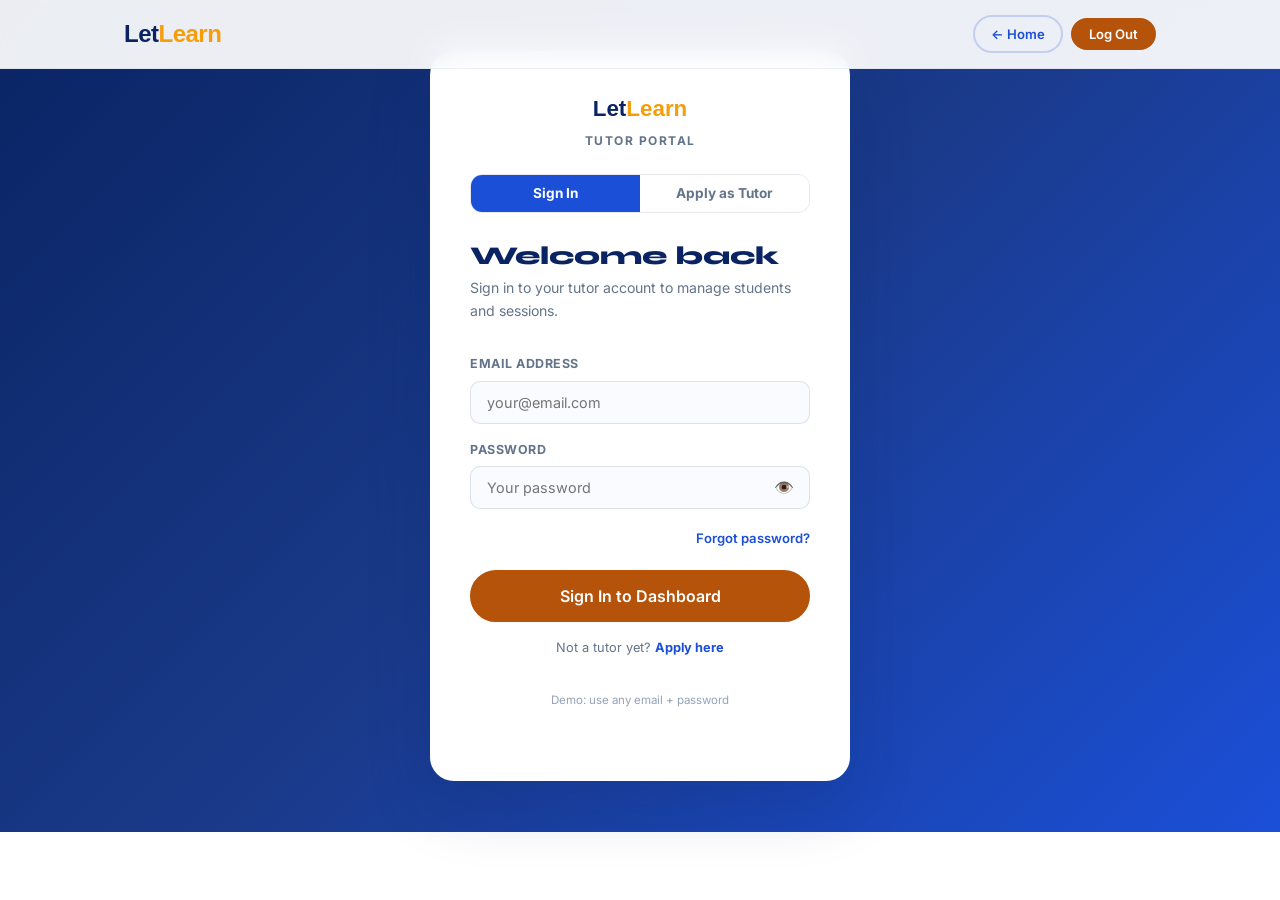
<file: tutor-dashboard.html>
<!DOCTYPE html>
<html lang="en">
<head>
<meta charset="UTF-8"/>
<meta name="viewport" content="width=device-width, initial-scale=1.0"/>
<title>Tutor Dashboard — LetLearn</title>
<link rel="preconnect" href="https://fonts.googleapis.com"/>
<link href="https://fonts.googleapis.com/css2?family=Clash+Display:wght@400;500;600;700&family=Syne:wght@400;500;600;700;800&family=Inter:wght@300;400;500;600;700&display=swap" rel="stylesheet"/>
<link rel="stylesheet" href="styles.css"/>
<style>
/* ── TUTOR DASHBOARD ── */
.dash-page {
  padding-top: 68px;
  min-height: 100vh;
  background: #F8FAFD;
  display: flex;
  font-family: 'Inter', sans-serif;
}

/* ── AUTH GATE ── */
.tutor-auth-gate {
  min-height: calc(100vh - 68px);
  display: flex;
  align-items: center;
  justify-content: center;
  padding: 2rem;
  background: linear-gradient(135deg, #0A2463 0%, #1a3a8a 50%, #1B4FD8 100%);
}
.tutor-auth-card {
  background: white;
  border-radius: 24px;
  padding: 2.5rem;
  width: 100%;
  max-width: 420px;
  box-shadow: 0 24px 64px rgba(10,36,99,0.2);
}
.tutor-auth-card h2 {
  font-family: 'Syne', sans-serif;
  font-size: 1.6rem;
  font-weight: 800;
  color: var(--blue-deep);
  margin-bottom: 0.4rem;
}
.tutor-auth-card p {
  font-size: 0.88rem;
  color: var(--gray);
  margin-bottom: 2rem;
}
.auth-tabs {
  display: flex;
  gap: 0;
  border: 1.5px solid rgba(10,36,99,0.1);
  border-radius: 12px;
  overflow: hidden;
  margin-bottom: 1.8rem;
}
.auth-tab-btn {
  flex: 1;
  padding: 0.65rem;
  font-weight: 700;
  font-size: 0.85rem;
  background: white;
  color: var(--gray);
  border: none;
  cursor: pointer;
  font-family: inherit;
  transition: all 0.2s;
}
.auth-tab-btn.active {
  background: var(--blue-mid);
  color: white;
}

.form-group { margin-bottom: 1rem; }
.form-group label {
  display: block;
  font-size: 0.78rem;
  font-weight: 700;
  color: var(--gray);
  text-transform: uppercase;
  letter-spacing: 0.5px;
  margin-bottom: 0.4rem;
}
.form-input {
  width: 100%;
  padding: 0.75rem 1rem;
  border: 1.5px solid rgba(10,36,99,0.12);
  border-radius: 10px;
  font-size: 0.9rem;
  font-family: 'Inter', sans-serif;
  color: var(--dark);
  background: #FAFBFE;
  transition: border-color 0.2s, box-shadow 0.2s;
  outline: none;
}
.form-input:focus {
  border-color: var(--blue-mid);
  box-shadow: 0 0 0 3px rgba(27,79,216,0.08);
  background: white;
}

/* ── SIDEBAR ── */
.dash-sidebar {
  width: 240px;
  flex-shrink: 0;
  background: white;
  border-right: 1.5px solid rgba(10,36,99,0.07);
  min-height: calc(100vh - 68px);
  position: sticky;
  top: 68px;
  display: flex;
  flex-direction: column;
  padding: 1.5rem 0;
}
.dash-avatar-area {
  text-align: center;
  padding: 0 1.5rem 1.5rem;
  border-bottom: 1.5px solid rgba(10,36,99,0.07);
  margin-bottom: 1rem;
}
.dash-avatar {
  width: 64px; height: 64px;
  border-radius: 50%;
  background: linear-gradient(135deg, #B45309, var(--gold));
  color: white;
  display: flex; align-items: center; justify-content: center;
  font-family: 'Syne', sans-serif;
  font-size: 1.5rem;
  font-weight: 800;
  margin: 0 auto 0.75rem;
}
.dash-name {
  font-family: 'Syne', sans-serif;
  font-weight: 800;
  font-size: 0.95rem;
  color: var(--blue-deep);
  margin-bottom: 0.2rem;
}
.verified-badge {
  display: inline-flex;
  align-items: center;
  gap: 0.3rem;
  background: rgba(16,185,129,0.1);
  color: var(--green);
  font-size: 0.72rem;
  font-weight: 700;
  padding: 0.2rem 0.7rem;
  border-radius: 50px;
  margin-top: 0.3rem;
}

.dash-nav { flex: 1; padding: 0 0.75rem; }
.dash-nav-item {
  display: flex; align-items: center; gap: 0.75rem;
  padding: 0.7rem 0.9rem; border-radius: 10px;
  font-size: 0.88rem; font-weight: 600; color: var(--gray);
  cursor: pointer; transition: all 0.2s; margin-bottom: 0.2rem;
  border: none; background: none; width: 100%; text-align: left;
  font-family: inherit;
}
.dash-nav-item:hover { background: rgba(245,158,11,0.08); color: var(--gold-dark); }
.dash-nav-item.active { background: rgba(245,158,11,0.12); color: var(--gold-dark); }
.nav-icon { font-size: 1.1rem; width: 22px; text-align: center; }
.nav-badge {
  margin-left: auto; background: var(--gold-dark); color: white;
  font-size: 0.65rem; font-weight: 700;
  padding: 0.1rem 0.5rem; border-radius: 50px;
}

.dash-sidebar-footer { padding: 1rem 1.25rem 0; border-top: 1.5px solid rgba(10,36,99,0.07); }
.dash-logout {
  display: flex; align-items: center; gap: 0.6rem;
  padding: 0.6rem 0.9rem; border-radius: 10px;
  font-size: 0.85rem; font-weight: 600; color: #EF4444;
  cursor: pointer; transition: background 0.2s;
  width: 100%; border: none; background: none; font-family: inherit;
}
.dash-logout:hover { background: rgba(239,68,68,0.08); }

/* ── MAIN ── */
.dash-main { flex: 1; padding: 2rem; }
.dash-tab { display: none; }
.dash-tab.active { display: block; }

.dash-section-title {
  font-family: 'Syne', sans-serif;
  font-size: 1.4rem; font-weight: 800; color: var(--blue-deep); margin-bottom: 0.3rem;
}
.dash-section-sub { font-size: 0.85rem; color: var(--gray); margin-bottom: 1.8rem; }

/* ── STATS ── */
.dash-stats {
  display: grid; grid-template-columns: repeat(auto-fit, minmax(140px, 1fr));
  gap: 1rem; margin-bottom: 2rem;
}
.dash-stat {
  background: white; border-radius: 14px; padding: 1.2rem 1.3rem;
  border: 1.5px solid rgba(10,36,99,0.07); box-shadow: 0 2px 12px rgba(10,36,99,0.04);
}
.dash-stat-value {
  font-family: 'Syne', sans-serif; font-size: 1.8rem; font-weight: 800;
  color: var(--blue-deep); line-height: 1; margin-bottom: 0.3rem;
}
.dash-stat-label { font-size: 0.75rem; color: var(--gray); font-weight: 600; }
.dash-stat.gold .dash-stat-value { color: var(--gold-dark); }
.dash-stat.green .dash-stat-value { color: var(--green); }

/* ── CARD ── */
.dash-card {
  background: white; border-radius: 16px; padding: 1.6rem;
  border: 1.5px solid rgba(10,36,99,0.07);
  box-shadow: 0 2px 12px rgba(10,36,99,0.04); margin-bottom: 1.25rem;
}
.dash-card-title {
  font-family: 'Syne', sans-serif; font-size: 1rem; font-weight: 800; color: var(--blue-deep);
  margin-bottom: 1.2rem; display: flex; align-items: center; justify-content: space-between;
}
.dash-card-title button {
  font-size: 0.78rem; font-weight: 700; color: var(--gold-dark);
  background: rgba(245,158,11,0.1); border: none; border-radius: 50px;
  padding: 0.3rem 0.85rem; cursor: pointer; transition: background 0.2s; font-family: inherit;
}
.dash-card-title button:hover { background: rgba(245,158,11,0.18); }

/* ── STUDENT TRACKER ── */
.student-table {
  width: 100%;
  border-collapse: collapse;
  font-size: 0.85rem;
}
.student-table th {
  text-align: left;
  font-size: 0.72rem;
  font-weight: 700;
  color: var(--gray);
  text-transform: uppercase;
  letter-spacing: 0.5px;
  padding: 0.5rem 0.75rem;
  border-bottom: 1.5px solid rgba(10,36,99,0.07);
}
.student-table td {
  padding: 0.8rem 0.75rem;
  border-bottom: 1px solid rgba(10,36,99,0.05);
  vertical-align: middle;
}
.student-table tr:last-child td { border-bottom: none; }
.student-table tr:hover td { background: rgba(245,158,11,0.03); }

.stu-name {
  display: flex; align-items: center; gap: 0.75rem;
}
.stu-avatar {
  width: 36px; height: 36px; border-radius: 50%;
  background: linear-gradient(135deg, var(--blue-mid), var(--blue-deep));
  color: white; font-family: 'Syne', sans-serif; font-weight: 800;
  font-size: 0.8rem; display: flex; align-items: center; justify-content: center;
  flex-shrink: 0;
}
.stu-name-text { font-weight: 600; color: var(--dark); }
.stu-meta { font-size: 0.75rem; color: var(--gray); }

.progress-bar-wrap {
  display: flex; align-items: center; gap: 0.6rem;
}
.progress-bar-bg {
  flex: 1; height: 6px; background: var(--gray-soft);
  border-radius: 3px; overflow: hidden;
}
.progress-bar-fill {
  height: 100%; border-radius: 3px;
  background: linear-gradient(90deg, var(--gold), #F97316);
  transition: width 0.5s;
}
.progress-pct { font-size: 0.75rem; font-weight: 700; color: var(--gold-dark); white-space: nowrap; }

.tag {
  display: inline-block; padding: 0.2rem 0.6rem; border-radius: 50px;
  font-size: 0.72rem; font-weight: 700;
}
.tag.blue { background: rgba(27,79,216,0.1); color: var(--blue-mid); }
.tag.gold { background: rgba(245,158,11,0.12); color: var(--gold-dark); }
.tag.green { background: rgba(16,185,129,0.12); color: var(--green); }
.tag.red { background: rgba(239,68,68,0.1); color: #EF4444; }

.action-link {
  color: var(--blue-mid); font-weight: 600; font-size: 0.8rem;
  cursor: pointer; background: none; border: none; font-family: inherit; padding: 0;
}
.action-link:hover { text-decoration: underline; }

/* ── SESSION LIST ── */
.session-item {
  display: flex; align-items: center; gap: 1rem;
  padding: 0.9rem 0; border-bottom: 1px solid rgba(10,36,99,0.06);
}
.session-item:last-child { border-bottom: none; }
.session-date {
  width: 52px; height: 52px; border-radius: 12px;
  background: rgba(27,79,216,0.08); text-align: center;
  display: flex; flex-direction: column; align-items: center; justify-content: center;
  flex-shrink: 0;
}
.session-month { font-size: 0.65rem; font-weight: 700; color: var(--blue-mid); text-transform: uppercase; }
.session-day { font-family: 'Syne', sans-serif; font-size: 1.2rem; font-weight: 800; color: var(--blue-deep); line-height: 1; }
.session-info { flex: 1; }
.session-name { font-weight: 700; font-size: 0.9rem; color: var(--dark); }
.session-detail { font-size: 0.77rem; color: var(--gray); margin-top: 0.15rem; }
.session-actions { display: flex; gap: 0.4rem; }

/* ── EARNINGS CHART ── */
.earnings-bars {
  display: flex; align-items: flex-end; gap: 0.5rem; height: 120px; margin-bottom: 0.75rem;
}
.e-bar-wrap { flex: 1; display: flex; flex-direction: column; align-items: center; gap: 0.35rem; }
.e-bar {
  width: 100%; border-radius: 6px 6px 0 0;
  background: linear-gradient(180deg, var(--gold), #F97316);
  transition: height 0.6s ease; min-height: 4px;
}
.e-label { font-size: 0.68rem; color: var(--gray); font-weight: 600; }
.e-amount { font-size: 0.7rem; font-weight: 700; color: var(--gold-dark); }

/* ── PROFILE FORM ── */
.profile-grid { display: grid; grid-template-columns: 1fr 1fr; gap: 1rem; }
.profile-full { grid-column: 1 / -1; }
.save-bar {
  display: flex; align-items: center; justify-content: flex-end;
  gap: 0.75rem; padding-top: 1.25rem;
  border-top: 1.5px solid rgba(10,36,99,0.06); margin-top: 1.25rem;
}
.btn-save {
  background: var(--blue-mid); color: white; border: none; border-radius: 50px;
  padding: 0.6rem 1.6rem; font-weight: 700; font-size: 0.88rem;
  cursor: pointer; transition: all 0.2s; font-family: inherit;
}
.btn-save:hover { background: var(--blue-deep); transform: translateY(-1px); }
.btn-cancel {
  background: none; color: var(--gray); border: 1.5px solid rgba(10,36,99,0.12);
  border-radius: 50px; padding: 0.6rem 1.4rem; font-weight: 600;
  font-size: 0.88rem; cursor: pointer; transition: all 0.2s; font-family: inherit;
}

/* ── NOTE MODAL ── */
.modal-overlay {
  position: fixed; inset: 0; background: rgba(10,36,99,0.45);
  z-index: 200; display: none; align-items: center; justify-content: center; padding: 1rem;
}
.modal-overlay.open { display: flex; }
.modal-box {
  background: white; border-radius: 20px; padding: 2rem;
  width: 100%; max-width: 460px;
  box-shadow: 0 24px 64px rgba(10,36,99,0.2);
}
.modal-box h3 { font-family: 'Syne', sans-serif; font-size: 1.1rem; font-weight: 800; color: var(--blue-deep); margin-bottom: 1rem; }

/* ── MOBILE ── */
.dash-mobile-header {
  display: none;
  position: fixed; top: 68px; left: 0; right: 0;
  background: white; border-bottom: 1.5px solid rgba(10,36,99,0.07);
  z-index: 50; padding: 0.75rem 1.25rem; overflow-x: auto; gap: 0.4rem;
}
.dash-mobile-tab {
  display: inline-flex; align-items: center; gap: 0.35rem;
  padding: 0.45rem 0.9rem; border-radius: 8px; font-size: 0.8rem; font-weight: 700;
  cursor: pointer; transition: all 0.2s; color: var(--gray);
  border: none; background: none; font-family: inherit; white-space: nowrap; flex-shrink: 0;
}
.dash-mobile-tab.active { background: rgba(245,158,11,0.12); color: var(--gold-dark); }

@media (max-width: 768px) {
  .dash-sidebar { display: none; }
  .dash-mobile-header { display: flex; }
  .dash-main { padding: 1.25rem 1rem; padding-top: calc(1.25rem + 52px); }
  .profile-grid { grid-template-columns: 1fr; }
  .student-table thead { display: none; }
  .student-table tr { display: block; padding: 0.75rem 0; border-bottom: 1.5px solid rgba(10,36,99,0.07); }
  .student-table td { display: flex; align-items: center; justify-content: space-between; padding: 0.3rem 0.5rem; border: none; }
  .student-table td::before { content: attr(data-label); font-size: 0.72rem; font-weight: 700; color: var(--gray); text-transform: uppercase; }
}
</style>
</head>
<body>

<nav id="nav">
  <div class="nav-inner">
    <a href="index.html" class="logo">Let<span>Learn</span></a>
    <div class="nav-actions" style="margin-left:auto">
      <a href="index.html" class="btn-ghost" style="font-size:0.82rem;padding:0.4rem 1rem">← Home</a>
      <button onclick="logOut()" class="btn-primary" style="font-size:0.82rem;padding:0.4rem 1rem;background:var(--gold-dark);border-color:var(--gold-dark)">Log Out</button>
    </div>
  </div>
</nav>

<!-- ── AUTH GATE (shown first) ── -->
<div id="authGate" style="display:block">
  <div class="tutor-auth-gate">
    <div class="tutor-auth-card">
      <div style="text-align:center;margin-bottom:1.5rem">
        <div style="font-family:'Clash Display',sans-serif;font-size:1.4rem;font-weight:700;color:var(--blue-deep)">Let<span style="color:var(--gold)">Learn</span></div>
        <div style="font-size:0.75rem;font-weight:700;letter-spacing:1.5px;color:var(--gray);text-transform:uppercase;margin-top:0.25rem">Tutor Portal</div>
      </div>

      <div class="auth-tabs">
        <button class="auth-tab-btn active" id="authTabLogin" onclick="switchAuthTab('login')">Sign In</button>
        <button class="auth-tab-btn" id="authTabRegister" onclick="switchAuthTab('register')">Apply as Tutor</button>
      </div>

      <!-- LOGIN FORM -->
      <div id="loginPane">
        <h2>Welcome back</h2>
        <p>Sign in to your tutor account to manage students and sessions.</p>
        <div class="form-group">
          <label>Email Address</label>
          <input type="email" id="tLoginEmail" class="form-input" placeholder="your@email.com"/>
        </div>
        <div class="form-group">
          <label>Password</label>
          <div style="position:relative">
            <input type="password" id="tLoginPw" class="form-input" placeholder="Your password" style="padding-right:3rem"/>
            <button onclick="togglePw('tLoginPw',this)" style="position:absolute;right:1rem;top:50%;transform:translateY(-50%);color:var(--gray-light);font-size:1rem;background:none;border:none;cursor:pointer">👁️</button>
          </div>
        </div>
        <div style="text-align:right;margin-bottom:1.2rem"><a href="signup.html?tab=forgot" style="font-size:0.82rem;color:var(--blue-mid);font-weight:600">Forgot password?</a></div>
        <button class="btn-primary full" onclick="tutorLogin()" style="background:var(--gold-dark);border-color:var(--gold-dark)">Sign In to Dashboard</button>
        <p style="text-align:center;font-size:0.8rem;color:var(--gray);margin-top:1rem">Not a tutor yet? <a href="#" style="color:var(--blue-mid);font-weight:700" onclick="switchAuthTab('register')">Apply here</a></p>
        <!-- Demo hint -->
        <p style="text-align:center;font-size:0.72rem;color:var(--gray-light);margin-top:0.5rem">Demo: use any email + password</p>
      </div>

      <!-- REGISTER REDIRECT -->
      <div id="registerPane" style="display:none">
        <h2>Join as a Tutor</h2>
        <p>Fill in our 7-step application to get verified and start earning on LetLearn.</p>
        <div style="background:rgba(245,158,11,0.08);border-radius:12px;padding:1.2rem;margin-bottom:1.5rem">
          <div style="font-family:'Syne',sans-serif;font-weight:800;color:var(--gold-dark);margin-bottom:0.4rem">Why join?</div>
          <div style="font-size:0.83rem;color:var(--gray);line-height:1.7">
            ✓ Earn ₦50,000–₦200,000/month<br>
            ✓ Set your own schedule & rate<br>
            ✓ Verified badge builds trust<br>
            ✓ Students across all 36 states
          </div>
        </div>
        <a href="tutor-signup.html" class="btn-primary full" style="display:block;text-align:center;background:var(--gold-dark);border-color:var(--gold-dark)">Start Application →</a>
        <p style="text-align:center;font-size:0.8rem;color:var(--gray);margin-top:1rem">Already applied? <a href="#" style="color:var(--blue-mid);font-weight:700" onclick="switchAuthTab('login')">Sign in</a></p>
      </div>
    </div>
  </div>
</div>

<!-- ── DASHBOARD (hidden until login) ── -->
<div id="dashboardWrap" style="display:none">

  <!-- MOBILE TAB BAR -->
  <div class="dash-mobile-header" id="mobileTabs">
    <button class="dash-mobile-tab active" onclick="switchTab('overview',this)">🏠 Overview</button>
    <button class="dash-mobile-tab" onclick="switchTab('students',this)">👥 Students</button>
    <button class="dash-mobile-tab" onclick="switchTab('sessions',this)">📅 Sessions</button>
    <button class="dash-mobile-tab" onclick="switchTab('earnings',this)">💰 Earnings</button>
    <button class="dash-mobile-tab" onclick="switchTab('profile',this)">👤 Profile</button>
  </div>

  <div class="dash-page">
    <!-- SIDEBAR -->
    <div class="dash-sidebar">
      <div class="dash-avatar-area">
        <div class="dash-avatar" id="tutorAvatarSidebar">AG</div>
        <div class="dash-name" id="tutorNameSidebar">Adaobi Gbolahan</div>
        <div class="verified-badge">✓ Verified Tutor</div>
      </div>
      <div class="dash-nav">
        <button class="dash-nav-item active" id="nav-overview" onclick="switchTab('overview',this)">
          <span class="nav-icon">🏠</span> Overview
        </button>
        <button class="dash-nav-item" id="nav-students" onclick="switchTab('students',this)">
          <span class="nav-icon">👥</span> My Students
          <span class="nav-badge">6</span>
        </button>
        <button class="dash-nav-item" id="nav-sessions" onclick="switchTab('sessions',this)">
          <span class="nav-icon">📅</span> Sessions
          <span class="nav-badge">3</span>
        </button>
        <button class="dash-nav-item" id="nav-earnings" onclick="switchTab('earnings',this)">
          <span class="nav-icon">💰</span> Earnings
        </button>
        <button class="dash-nav-item" id="nav-profile" onclick="switchTab('profile',this)">
          <span class="nav-icon">👤</span> Edit Profile
        </button>
      </div>
      <div class="dash-sidebar-footer">
        <button class="dash-logout" onclick="logOut()">🚪 Log Out</button>
      </div>
    </div>

    <!-- MAIN -->
    <div class="dash-main">

      <!-- ── OVERVIEW ── -->
      <div class="dash-tab active" id="tab-overview">
        <div class="dash-section-title">Welcome back, Adaobi 👋</div>
        <div class="dash-section-sub">Here's your teaching activity at a glance.</div>

        <div class="dash-stats">
          <div class="dash-stat">
            <div class="dash-stat-value">6</div>
            <div class="dash-stat-label">Active Students</div>
          </div>
          <div class="dash-stat gold">
            <div class="dash-stat-value">₦87k</div>
            <div class="dash-stat-label">This Month</div>
          </div>
          <div class="dash-stat green">
            <div class="dash-stat-value">4.9</div>
            <div class="dash-stat-label">Avg Rating</div>
          </div>
          <div class="dash-stat">
            <div class="dash-stat-value">3</div>
            <div class="dash-stat-label">Upcoming</div>
          </div>
        </div>

        <!-- Next sessions -->
        <div class="dash-card">
          <div class="dash-card-title">📅 Next 3 Sessions <button onclick="switchTab('sessions',null)">View All</button></div>
          <div class="session-item">
            <div class="session-date">
              <div class="session-month">Apr</div>
              <div class="session-day">10</div>
            </div>
            <div class="session-info">
              <div class="session-name">Amaka Okafor</div>
              <div class="session-detail">Mathematics · Online · 4:00pm WAT · 1hr</div>
            </div>
            <span class="tag blue">Upcoming</span>
          </div>
          <div class="session-item">
            <div class="session-date">
              <div class="session-month">Apr</div>
              <div class="session-day">12</div>
            </div>
            <div class="session-info">
              <div class="session-name">Emeka Ibe</div>
              <div class="session-detail">Mathematics · In-Person · 2:00pm WAT · 2hrs</div>
            </div>
            <span class="tag blue">Upcoming</span>
          </div>
          <div class="session-item">
            <div class="session-date">
              <div class="session-month">Apr</div>
              <div class="session-day">15</div>
            </div>
            <div class="session-info">
              <div class="session-name">Chidi Nwosu</div>
              <div class="session-detail">Further Maths · Online · 5:00pm WAT · 1.5hrs</div>
            </div>
            <span class="tag blue">Upcoming</span>
          </div>
        </div>

        <!-- Top students -->
        <div class="dash-card">
          <div class="dash-card-title">🌟 Top Performing Students <button onclick="switchTab('students',null)">See All</button></div>
          <table class="student-table">
            <thead><tr><th>Student</th><th>Subject</th><th>Progress</th><th>Sessions</th></tr></thead>
            <tbody>
              <tr>
                <td data-label="Student"><div class="stu-name"><div class="stu-avatar">EI</div><div><div class="stu-name-text">Emeka Ibe</div><div class="stu-meta">SS3 · Enugu</div></div></div></td>
                <td data-label="Subject"><span class="tag blue">Mathematics</span></td>
                <td data-label="Progress"><div class="progress-bar-wrap"><div class="progress-bar-bg"><div class="progress-bar-fill" style="width:88%"></div></div><span class="progress-pct">88%</span></div></td>
                <td data-label="Sessions">12</td>
              </tr>
              <tr>
                <td data-label="Student"><div class="stu-name"><div class="stu-avatar">AO</div><div><div class="stu-name-text">Amaka Okafor</div><div class="stu-meta">100L · Lagos</div></div></div></td>
                <td data-label="Subject"><span class="tag blue">Mathematics</span></td>
                <td data-label="Progress"><div class="progress-bar-wrap"><div class="progress-bar-bg"><div class="progress-bar-fill" style="width:74%"></div></div><span class="progress-pct">74%</span></div></td>
                <td data-label="Sessions">8</td>
              </tr>
            </tbody>
          </table>
        </div>
      </div>

      <!-- ── STUDENTS TAB ── -->
      <div class="dash-tab" id="tab-students">
        <div class="dash-section-title">My Students</div>
        <div class="dash-section-sub">Track each student's progress, notes, and session history.</div>

        <!-- Search / filter row -->
        <div style="display:flex;gap:0.75rem;margin-bottom:1.25rem;flex-wrap:wrap">
          <input type="text" id="stuSearch" class="form-input" placeholder="Search by name or subject..." style="max-width:300px;margin:0" oninput="filterStudents()"/>
          <select id="stuSubjectFilter" class="form-input" style="max-width:180px;margin:0" onchange="filterStudents()">
            <option value="">All Subjects</option>
            <option>Mathematics</option>
            <option>Further Maths</option>
            <option>Statistics</option>
          </select>
        </div>

        <div class="dash-card" style="padding:0;overflow:hidden">
          <div style="padding:1.2rem 1.6rem;border-bottom:1.5px solid rgba(10,36,99,0.07)">
            <div class="dash-card-title" style="margin:0">Students Tracker</div>
          </div>
          <div style="overflow-x:auto">
            <table class="student-table" id="studentsTable">
              <thead>
                <tr>
                  <th>Student</th>
                  <th>Subject</th>
                  <th>Progress</th>
                  <th>Sessions</th>
                  <th>Last Session</th>
                  <th>Status</th>
                  <th>Actions</th>
                </tr>
              </thead>
              <tbody id="studentsTbody">
                <!-- populated by JS -->
              </tbody>
            </table>
          </div>
        </div>
      </div>

      <!-- ── SESSIONS TAB ── -->
      <div class="dash-tab" id="tab-sessions">
        <div class="dash-section-title">Sessions</div>
        <div class="dash-section-sub">All your upcoming and completed tutoring sessions.</div>

        <div class="dash-card">
          <div class="dash-card-title">Upcoming Sessions</div>
          <div class="session-item">
            <div class="session-date"><div class="session-month">Apr</div><div class="session-day">10</div></div>
            <div class="session-info">
              <div class="session-name">Amaka Okafor</div>
              <div class="session-detail">Mathematics · Online (Google Meet) · 4:00pm · 1hr · ₦3,500</div>
            </div>
            <div class="session-actions">
              <span class="tag blue">Upcoming</span>
              <button class="btn-save" style="font-size:0.75rem;padding:0.3rem 0.8rem" onclick="showToast('Session confirmed!')">Confirm</button>
            </div>
          </div>
          <div class="session-item">
            <div class="session-date"><div class="session-month">Apr</div><div class="session-day">12</div></div>
            <div class="session-info">
              <div class="session-name">Emeka Ibe</div>
              <div class="session-detail">Mathematics · In-Person · 2:00pm · 2hrs · ₦7,000</div>
            </div>
            <div class="session-actions">
              <span class="tag blue">Upcoming</span>
              <button class="btn-save" style="font-size:0.75rem;padding:0.3rem 0.8rem" onclick="showToast('Session confirmed!')">Confirm</button>
            </div>
          </div>
          <div class="session-item">
            <div class="session-date"><div class="session-month">Apr</div><div class="session-day">15</div></div>
            <div class="session-info">
              <div class="session-name">Chidi Nwosu</div>
              <div class="session-detail">Further Maths · Online · 5:00pm · 1.5hrs · ₦5,250</div>
            </div>
            <div class="session-actions">
              <span class="tag blue">Upcoming</span>
              <button class="btn-save" style="font-size:0.75rem;padding:0.3rem 0.8rem" onclick="showToast('Session confirmed!')">Confirm</button>
            </div>
          </div>
        </div>

        <div class="dash-card">
          <div class="dash-card-title">Past Sessions (March 2026)</div>
          <div class="session-item">
            <div class="session-date"><div class="session-month">Mar</div><div class="session-day">28</div></div>
            <div class="session-info">
              <div class="session-name">Amaka Okafor</div>
              <div class="session-detail">Mathematics · Online · 1hr · ₦3,500</div>
            </div>
            <span class="tag green">Completed ★★★★★</span>
          </div>
          <div class="session-item">
            <div class="session-date"><div class="session-month">Mar</div><div class="session-day">25</div></div>
            <div class="session-info">
              <div class="session-name">Folake Adeyemi</div>
              <div class="session-detail">Statistics · Online · 2hrs · ₦7,000</div>
            </div>
            <span class="tag green">Completed ★★★★★</span>
          </div>
          <div class="session-item">
            <div class="session-date"><div class="session-month">Mar</div><div class="session-day">20</div></div>
            <div class="session-info">
              <div class="session-name">Emeka Ibe</div>
              <div class="session-detail">Mathematics · In-Person · 2hrs · ₦7,000</div>
            </div>
            <span class="tag green">Completed ★★★★★</span>
          </div>
        </div>
      </div>

      <!-- ── EARNINGS TAB ── -->
      <div class="dash-tab" id="tab-earnings">
        <div class="dash-section-title">Earnings</div>
        <div class="dash-section-sub">Track your income and payment history.</div>

        <div class="dash-stats">
          <div class="dash-stat gold">
            <div class="dash-stat-value">₦87k</div>
            <div class="dash-stat-label">April (so far)</div>
          </div>
          <div class="dash-stat gold">
            <div class="dash-stat-value">₦143k</div>
            <div class="dash-stat-label">March Total</div>
          </div>
          <div class="dash-stat green">
            <div class="dash-stat-value">₦512k</div>
            <div class="dash-stat-label">2026 Total</div>
          </div>
          <div class="dash-stat">
            <div class="dash-stat-value">48</div>
            <div class="dash-stat-label">Total Sessions</div>
          </div>
        </div>

        <div class="dash-card">
          <div class="dash-card-title">Monthly Earnings (2026)</div>
          <div class="earnings-bars" id="earningsBars"></div>
          <div style="display:flex;justify-content:space-between;padding:0 0.25rem">
            <span style="font-size:0.7rem;color:var(--gray)">Jan</span>
            <span style="font-size:0.7rem;color:var(--gray)">Feb</span>
            <span style="font-size:0.7rem;color:var(--gray)">Mar</span>
            <span style="font-size:0.7rem;color:var(--gray)">Apr</span>
          </div>
        </div>

        <div class="dash-card">
          <div class="dash-card-title">Recent Payments</div>
          <table class="student-table">
            <thead><tr><th>Date</th><th>Student</th><th>Sessions</th><th>Amount</th><th>Status</th></tr></thead>
            <tbody>
              <tr><td>Mar 31</td><td>Emeka Ibe</td><td>4 sessions</td><td style="font-weight:700;color:var(--green)">₦28,000</td><td><span class="tag green">Paid</span></td></tr>
              <tr><td>Mar 31</td><td>Amaka Okafor</td><td>3 sessions</td><td style="font-weight:700;color:var(--green)">₦10,500</td><td><span class="tag green">Paid</span></td></tr>
              <tr><td>Mar 31</td><td>Folake Adeyemi</td><td>5 sessions</td><td style="font-weight:700;color:var(--green)">₦35,000</td><td><span class="tag green">Paid</span></td></tr>
              <tr><td>Mar 31</td><td>Chidi Nwosu</td><td>4 sessions</td><td style="font-weight:700;color:var(--green)">₦21,000</td><td><span class="tag green">Paid</span></td></tr>
              <tr><td>Apr 15</td><td>All Students</td><td>—</td><td style="font-weight:700;color:var(--gold-dark)">₦15,750</td><td><span class="tag gold">Pending</span></td></tr>
            </tbody>
          </table>
        </div>
      </div>

      <!-- ── PROFILE TAB ── -->
      <div class="dash-tab" id="tab-profile">
        <div class="dash-section-title">Edit Profile</div>
        <div class="dash-section-sub">Keep your tutor profile up to date to attract more students.</div>

        <div class="dash-card">
          <div class="dash-card-title">Personal Information</div>
          <div class="profile-grid">
            <div class="form-group"><label>First Name</label><input type="text" id="tpFirst" class="form-input" value="Adaobi"/></div>
            <div class="form-group"><label>Last Name</label><input type="text" id="tpLast" class="form-input" value="Gbolahan"/></div>
            <div class="form-group"><label>Email</label><input type="email" id="tpEmail" class="form-input" value="adaobi@letlearn.ng"/></div>
            <div class="form-group"><label>Phone</label><input type="tel" id="tpPhone" class="form-input" placeholder="08012345678"/></div>
            <div class="form-group"><label>State</label>
              <select id="tpState" class="form-input">
                <option>Lagos</option><option>Abia</option><option>FCT Abuja</option><option>Rivers</option><option>Kano</option>
              </select>
            </div>
            <div class="form-group"><label>Teaching Mode</label>
              <select id="tpMode" class="form-input">
                <option>Both (Online & In-Person)</option>
                <option>Online Only</option>
                <option>In-Person Only</option>
              </select>
            </div>
          </div>
          <div class="save-bar">
            <button class="btn-cancel">Discard</button>
            <button class="btn-save" onclick="saveTutorProfile()">Save Changes</button>
          </div>
        </div>

        <div class="dash-card">
          <div class="dash-card-title">Professional Details</div>
          <div class="profile-grid">
            <div class="form-group"><label>Hourly Rate (₦)</label><input type="number" id="tpRate" class="form-input" value="3500"/></div>
            <div class="form-group"><label>Years of Experience</label><input type="number" id="tpExp" class="form-input" value="5"/></div>
            <div class="form-group"><label>Highest Qualification</label>
              <select id="tpQual" class="form-input">
                <option>BSc</option><option>MSc</option><option>PhD</option><option>HND</option><option>NCE</option>
              </select>
            </div>
            <div class="form-group"><label>University / Institution</label><input type="text" id="tpUni" class="form-input" placeholder="e.g. University of Lagos"/></div>
            <div class="form-group profile-full"><label>Subjects Taught</label>
              <input type="text" id="tpSubjects" class="form-input" value="Mathematics, Further Maths, Statistics" placeholder="Comma-separated subjects"/>
            </div>
            <div class="form-group profile-full"><label>Bio (shown on your public profile)</label>
              <textarea id="tpBio" class="form-input" rows="4" style="height:auto;resize:vertical" placeholder="Tell students about yourself, your teaching style, and results...">BSc Mathematics (UNILAG). 5+ years teaching Mathematics at secondary and university level. Specialist in JAMB and WAEC preparation. 90%+ of my students improve by at least 30 marks.</textarea>
            </div>
          </div>
          <div class="save-bar">
            <button class="btn-cancel">Discard</button>
            <button class="btn-save" onclick="saveTutorProfile()">Save Professional Info</button>
          </div>
        </div>

        <div class="dash-card">
          <div class="dash-card-title" style="color:#EF4444">Account</div>
          <div style="display:flex;align-items:center;justify-content:space-between;padding:0.75rem 0">
            <div>
              <div style="font-size:0.88rem;font-weight:600;color:var(--dark)">Change Password</div>
              <div style="font-size:0.77rem;color:var(--gray)">Update your account password</div>
            </div>
            <button class="security-action" style="font-size:0.8rem;font-weight:700;color:var(--blue-mid);background:rgba(27,79,216,0.08);border:none;border-radius:50px;padding:0.35rem 0.9rem;cursor:pointer;font-family:inherit" onclick="showToast('Password change coming soon!')">Change</button>
          </div>
          <div style="display:flex;align-items:center;justify-content:space-between;padding:0.75rem 0;border-top:1px solid rgba(10,36,99,0.06)">
            <div>
              <div style="font-size:0.88rem;font-weight:600;color:var(--dark)">Pause Account</div>
              <div style="font-size:0.77rem;color:var(--gray)">Temporarily hide your profile from new bookings</div>
            </div>
            <button style="font-size:0.8rem;font-weight:700;color:var(--gold-dark);background:rgba(245,158,11,0.1);border:none;border-radius:50px;padding:0.35rem 0.9rem;cursor:pointer;font-family:inherit" onclick="showToast('Account paused. Your profile is now hidden.')">Pause</button>
          </div>
        </div>
      </div>

    </div><!-- end dash-main -->
  </div><!-- end dash-page -->

</div><!-- end dashboardWrap -->

<!-- NOTE MODAL -->
<div class="modal-overlay" id="noteModal" onclick="closeNote(event)">
  <div class="modal-box">
    <h3>📝 Notes for <span id="noteStudentName"></span></h3>
    <div class="form-group">
      <label>Session Notes</label>
      <textarea id="noteText" class="form-input" rows="5" style="height:auto;resize:vertical" placeholder="Add notes about this student's progress, strengths, areas to improve..."></textarea>
    </div>
    <div class="form-group">
      <label>Next Focus Area</label>
      <input type="text" id="nextFocus" class="form-input" placeholder="e.g. Quadratic equations, Essay writing..."/>
    </div>
    <div style="display:flex;gap:0.75rem;justify-content:flex-end;margin-top:0.5rem">
      <button class="btn-cancel" onclick="document.getElementById('noteModal').classList.remove('open')">Cancel</button>
      <button class="btn-save" onclick="saveNote()">Save Note</button>
    </div>
  </div>
</div>

<div class="toast" id="toast"></div>

<script>
// ── STUDENTS DATA ──
const studentsData = [
  { id: 1, name: 'Amaka Okafor', initials: 'AO', level: '100L', state: 'Lagos', subject: 'Mathematics', sessions: 8, progress: 74, lastSession: 'Mar 28', status: 'active' },
  { id: 2, name: 'Emeka Ibe', initials: 'EI', level: 'SS3', state: 'Enugu', subject: 'Mathematics', sessions: 12, progress: 88, lastSession: 'Mar 25', status: 'active' },
  { id: 3, name: 'Chidi Nwosu', initials: 'CN', level: 'SS2', state: 'Anambra', subject: 'Further Maths', sessions: 6, progress: 61, lastSession: 'Mar 18', status: 'active' },
  { id: 4, name: 'Folake Adeyemi', initials: 'FA', level: '200L', state: 'Ogun', subject: 'Statistics', sessions: 10, progress: 80, lastSession: 'Mar 25', status: 'active' },
  { id: 5, name: 'Musa Abdullahi', initials: 'MA', level: 'JAMB', state: 'Kano', subject: 'Mathematics', sessions: 4, progress: 45, lastSession: 'Mar 10', status: 'inactive' },
  { id: 6, name: 'Sola Okonkwo', initials: 'SO', level: '300L', state: 'Lagos', subject: 'Statistics', sessions: 5, progress: 55, lastSession: 'Feb 28', status: 'inactive' },
];

let activeNoteStudent = null;

function renderStudents(list) {
  const tbody = document.getElementById('studentsTbody');
  if (!list.length) {
    tbody.innerHTML = `<tr><td colspan="7" style="text-align:center;padding:2rem;color:var(--gray)">No students found.</td></tr>`;
    return;
  }
  tbody.innerHTML = list.map(s => `
    <tr>
      <td data-label="Student">
        <div class="stu-name">
          <div class="stu-avatar">${s.initials}</div>
          <div>
            <div class="stu-name-text">${s.name}</div>
            <div class="stu-meta">${s.level} · ${s.state}</div>
          </div>
        </div>
      </td>
      <td data-label="Subject"><span class="tag blue">${s.subject}</span></td>
      <td data-label="Progress">
        <div class="progress-bar-wrap">
          <div class="progress-bar-bg"><div class="progress-bar-fill" style="width:${s.progress}%"></div></div>
          <span class="progress-pct">${s.progress}%</span>
        </div>
      </td>
      <td data-label="Sessions">${s.sessions}</td>
      <td data-label="Last Session">${s.lastSession}</td>
      <td data-label="Status"><span class="tag ${s.status === 'active' ? 'green' : 'red'}">${s.status === 'active' ? '● Active' : '○ Inactive'}</span></td>
      <td data-label="Actions">
        <button class="action-link" onclick="openNote('${s.name}')">📝 Notes</button>
      </td>
    </tr>
  `).join('');
}

function filterStudents() {
  const q = document.getElementById('stuSearch').value.toLowerCase();
  const subj = document.getElementById('stuSubjectFilter').value;
  const filtered = studentsData.filter(s => {
    const matchQ = !q || s.name.toLowerCase().includes(q) || s.subject.toLowerCase().includes(q);
    const matchS = !subj || s.subject === subj;
    return matchQ && matchS;
  });
  renderStudents(filtered);
}

// ── NOTES ──
function openNote(name) {
  activeNoteStudent = name;
  document.getElementById('noteStudentName').textContent = name;
  document.getElementById('noteText').value = '';
  document.getElementById('nextFocus').value = '';
  document.getElementById('noteModal').classList.add('open');
}
function closeNote(e) {
  if (e.target === document.getElementById('noteModal')) document.getElementById('noteModal').classList.remove('open');
}
function saveNote() {
  document.getElementById('noteModal').classList.remove('open');
  showToast(`📝 Notes saved for ${activeNoteStudent}`);
}

// ── EARNINGS CHART ──
function renderEarningsChart() {
  const data = [
    { month: 'Jan', amount: 95000, max: 160000 },
    { month: 'Feb', amount: 112000, max: 160000 },
    { month: 'Mar', amount: 143000, max: 160000 },
    { month: 'Apr', amount: 87000, max: 160000 },
  ];
  const wrap = document.getElementById('earningsBars');
  if (!wrap) return;
  wrap.innerHTML = data.map(d => `
    <div class="e-bar-wrap">
      <div class="e-amount">₦${(d.amount/1000).toFixed(0)}k</div>
      <div class="e-bar" style="height:${Math.round((d.amount/d.max)*90)}px"></div>
    </div>
  `).join('');
}

// ── AUTH ──
function switchAuthTab(tab) {
  document.getElementById('loginPane').style.display = tab === 'login' ? 'block' : 'none';
  document.getElementById('registerPane').style.display = tab === 'register' ? 'block' : 'none';
  document.getElementById('authTabLogin').classList.toggle('active', tab === 'login');
  document.getElementById('authTabRegister').classList.toggle('active', tab === 'register');
}

function tutorLogin() {
  const email = document.getElementById('tLoginEmail').value.trim();
  const pw = document.getElementById('tLoginPw').value;
  if (!email || !pw) { showToast('⚠️ Please enter email and password', true); return; }
  showToast('✅ Welcome back, Adaobi!');
  setTimeout(() => {
    document.getElementById('authGate').style.display = 'none';
    document.getElementById('dashboardWrap').style.display = 'block';
    renderStudents(studentsData);
    renderEarningsChart();
  }, 900);
}

function togglePw(id, btn) {
  const el = document.getElementById(id);
  el.type = el.type === 'password' ? 'text' : 'password';
  btn.textContent = el.type === 'password' ? '👁️' : '🙈';
}

// ── TAB SWITCHING ──
function switchTab(name, clickedEl) {
  document.querySelectorAll('.dash-tab').forEach(t => t.classList.remove('active'));
  document.querySelectorAll('.dash-nav-item').forEach(n => n.classList.remove('active'));
  document.querySelectorAll('.dash-mobile-tab').forEach(n => n.classList.remove('active'));
  document.getElementById('tab-' + name)?.classList.add('active');
  document.getElementById('nav-' + name)?.classList.add('active');
  if (clickedEl) clickedEl.classList.add('active');
  else {
    document.querySelectorAll('.dash-mobile-tab').forEach(t => {
      if (t.getAttribute('onclick')?.includes("'" + name + "'")) t.classList.add('active');
    });
  }
  if (name === 'earnings') renderEarningsChart();
  if (name === 'students') renderStudents(studentsData);
}

function saveTutorProfile() {
  const first = document.getElementById('tpFirst').value.trim();
  const last = document.getElementById('tpLast').value.trim();
  if (first && last) {
    document.getElementById('tutorAvatarSidebar').textContent = (first[0]+last[0]).toUpperCase();
    document.getElementById('tutorNameSidebar').textContent = first + ' ' + last;
  }
  showToast('✅ Profile updated!');
}

function logOut() {
  showToast('👋 Logged out. Redirecting...');
  setTimeout(() => {
    document.getElementById('dashboardWrap').style.display = 'none';
    document.getElementById('authGate').style.display = 'block';
    window.scrollTo(0,0);
  }, 1200);
}

function showToast(msg, isError = false) {
  const t = document.getElementById('toast');
  t.textContent = msg;
  t.className = isError ? 'toast error show' : 'toast show';
  setTimeout(() => t.classList.remove('show'), 4000);
}

window.addEventListener('scroll', () => {
  document.getElementById('nav')?.classList.toggle('scrolled', window.scrollY > 20);
});
</script>
</body>
</html>
</file>
<file: styles.css>
/* ── DESIGN TOKENS ─────────────────────────────────────────────────── */
:root {
  --blue-deep: #0A2463;
  --blue-mid: #1B4FD8;
  --blue-bright: #3B82F6;
  --gold: #F59E0B;
  --gold-dark: #B45309;
  --green: #10B981;
  --purple: #7C3AED;
  --dark: #0F172A;
  --gray: #64748B;
  --gray-light: #94A3B8;
  --gray-soft: #F1F5F9;
  --white: #FFFFFF;
  --shadow: 0 4px 24px rgba(10,36,99,0.08);
  --shadow-lg: 0 12px 48px rgba(10,36,99,0.14);
  --radius: 16px;
  --radius-sm: 10px;
}

/* ── RESET ─────────────────────────────────────────────────────────── */
*, *::before, *::after { box-sizing: border-box; margin: 0; padding: 0; }
html { scroll-behavior: smooth; }
body {
  font-family: 'Inter', 'DM Sans', sans-serif;
  background: var(--white);
  color: var(--dark);
  line-height: 1.6;
  overflow-x: hidden;
}
a { text-decoration: none; color: inherit; }
img { max-width: 100%; }
button { cursor: pointer; border: none; background: none; font-family: inherit; }
input, select, textarea { font-family: inherit; }

/* ── TYPOGRAPHY ────────────────────────────────────────────────────── */
.logo {
  font-family: 'Clash Display', sans-serif;
  font-weight: 700;
  font-size: 1.5rem;
  color: var(--blue-deep);
  letter-spacing: -0.5px;
}
.logo span { color: var(--gold); }

h1, h2, h3 { font-family: 'Syne', sans-serif; line-height: 1.15; }

.section-label {
  display: inline-block;
  background: rgba(27,79,216,0.08);
  color: var(--blue-mid);
  font-size: 0.72rem;
  font-weight: 700;
  letter-spacing: 2px;
  text-transform: uppercase;
  padding: 0.35rem 0.9rem;
  border-radius: 50px;
  margin-bottom: 1rem;
}
.section-label.light {
  background: rgba(255,255,255,0.12);
  color: rgba(255,255,255,0.8);
}
.section-title {
  font-size: clamp(2rem, 4vw, 2.8rem);
  font-weight: 800;
  color: var(--blue-deep);
  margin-bottom: 1rem;
  letter-spacing: -1px;
}
.section-title.light { color: white; }
.section-sub {
  font-size: 1rem;
  color: var(--gray);
  max-width: 560px;
  margin-bottom: 2.5rem;
  line-height: 1.7;
}

.gradient-text {
  background: linear-gradient(135deg, var(--gold) 0%, #F97316 100%);
  -webkit-background-clip: text;
  -webkit-text-fill-color: transparent;
  background-clip: text;
}

.underline-gold {
  position: relative;
  display: inline-block;
}
.underline-gold::after {
  content: '';
  position: absolute;
  bottom: -4px;
  left: 0; right: 0;
  height: 4px;
  border-radius: 2px;
  background: linear-gradient(90deg, var(--gold), #F97316);
}

/* ── BUTTONS ────────────────────────────────────────────────────────── */
.btn-primary {
  display: inline-block;
  background: var(--blue-mid);
  color: white;
  padding: 0.65rem 1.5rem;
  border-radius: 50px;
  font-weight: 600;
  font-size: 0.9rem;
  transition: all 0.2s;
  border: 2px solid var(--blue-mid);
}
.btn-primary:hover { background: var(--blue-deep); border-color: var(--blue-deep); transform: translateY(-1px); }
.btn-primary.full { width: 100%; text-align: center; padding: 0.9rem; font-size: 1rem; }

.btn-ghost {
  display: inline-block;
  color: var(--blue-mid);
  padding: 0.65rem 1.5rem;
  border-radius: 50px;
  font-weight: 600;
  font-size: 0.9rem;
  border: 2px solid rgba(27,79,216,0.2);
  transition: all 0.2s;
}
.btn-ghost:hover { border-color: var(--blue-mid); background: rgba(27,79,216,0.05); }

.btn-ghost-large {
  display: inline-block;
  color: var(--blue-mid);
  padding: 0.8rem 2rem;
  border-radius: 50px;
  font-weight: 600;
  font-size: 1rem;
  border: 2px solid rgba(27,79,216,0.25);
  transition: all 0.2s;
}
.btn-ghost-large:hover { border-color: var(--blue-mid); background: rgba(27,79,216,0.05); }

.btn-hero {
  display: inline-block;
  background: var(--gold);
  color: var(--blue-deep);
  padding: 0.9rem 2.2rem;
  border-radius: 50px;
  font-family: 'Syne', sans-serif;
  font-weight: 700;
  font-size: 1rem;
  transition: all 0.25s;
  box-shadow: 0 6px 24px rgba(245,158,11,0.35);
}
.btn-hero:hover { background: white; transform: translateY(-3px); box-shadow: 0 10px 32px rgba(245,158,11,0.3); }

.btn-hero-ghost {
  display: inline-block;
  color: white;
  padding: 0.9rem 2.2rem;
  border-radius: 50px;
  font-weight: 600;
  font-size: 1rem;
  border: 2px solid rgba(255,255,255,0.3);
  transition: all 0.25s;
}
.btn-hero-ghost:hover { border-color: rgba(255,255,255,0.7); background: rgba(255,255,255,0.08); }

.btn-gold {
  display: inline-block;
  background: var(--gold);
  color: var(--blue-deep);
  padding: 1rem 2.4rem;
  border-radius: 50px;
  font-family: 'Syne', sans-serif;
  font-weight: 800;
  font-size: 1.05rem;
  white-space: nowrap;
  transition: all 0.25s;
  box-shadow: 0 6px 24px rgba(245,158,11,0.4);
  flex-shrink: 0;
}
.btn-gold:hover { background: white; transform: translateY(-2px); }

.btn-search {
  background: var(--blue-mid);
  color: white;
  padding: 0 2rem;
  border-radius: 50px;
  font-weight: 700;
  font-size: 0.95rem;
  height: 52px;
  transition: all 0.2s;
  white-space: nowrap;
}
.btn-search:hover { background: var(--blue-deep); }

/* ── LAYOUT ─────────────────────────────────────────────────────────── */
.container {
  max-width: 1160px;
  margin: 0 auto;
  padding: 0 5vw;
}
.section {
  padding: 5rem 0;
}
.bg-dark {
  background: var(--dark);
}
.bg-soft {
  background: var(--gray-soft);
}

/* ── NAV ────────────────────────────────────────────────────────────── */
#nav {
  position: fixed;
  top: 0; left: 0; right: 0;
  z-index: 100;
  background: rgba(255,255,255,0.92);
  backdrop-filter: blur(16px);
  border-bottom: 1px solid rgba(10,36,99,0.06);
  transition: box-shadow 0.3s;
}
#nav.scrolled { box-shadow: 0 4px 24px rgba(10,36,99,0.1); }

.nav-inner {
  max-width: 1160px;
  margin: 0 auto;
  padding: 0 5vw;
  height: 68px;
  display: flex;
  align-items: center;
  gap: 2rem;
}
.nav-links {
  display: flex;
  list-style: none;
  gap: 2rem;
  margin-left: auto;
}
.nav-links a {
  font-size: 0.9rem;
  font-weight: 500;
  color: var(--gray);
  transition: color 0.2s;
}
.nav-links a:hover { color: var(--blue-mid); }

.nav-actions {
  display: flex;
  align-items: center;
  gap: 0.5rem;
  margin-left: auto;
}

.burger {
  display: none;
  flex-direction: column;
  gap: 5px;
  padding: 4px;
}
.burger span {
  display: block;
  width: 22px;
  height: 2px;
  background: var(--blue-deep);
  border-radius: 2px;
  transition: all 0.3s;
}
.burger.active span:nth-child(1) { transform: translateY(7px) rotate(45deg); }
.burger.active span:nth-child(2) { opacity: 0; transform: scaleX(0); }
.burger.active span:nth-child(3) { transform: translateY(-7px) rotate(-45deg); }

/* Fix mobile menu transition */
.mobile-menu {
  display: flex;
  flex-direction: column;
  gap: 0;
  background: var(--blue-deep);
  border-top: none;
  max-height: 0;
  overflow: hidden;
  transition: max-height 0.35s ease;
}
.mobile-menu.open {
  max-height: 600px;
}
.mobile-menu a {
  font-size: 1rem;
  font-weight: 600;
  color: rgba(255,255,255,0.85);
  padding: 0.9rem 5vw;
  border-bottom: 1px solid rgba(255,255,255,0.06);
  transition: background 0.2s, color 0.2s;
}
.mobile-menu a:hover { background: rgba(255,255,255,0.07); color: white; }
.mobile-menu .mob-cta {
  margin: 1rem 5vw 1.5rem;
  background: var(--gold);
  color: var(--blue-deep) !important;
  border-radius: 50px;
  text-align: center;
  font-weight: 700 !important;
  border-bottom: none !important;
  padding: 0.75rem 5vw !important;
}
.mobile-menu .mob-cta:hover { background: white !important; }

/* ── HERO ────────────────────────────────────────────────────────────── */
.hero {
  min-height: 100vh;
  background: linear-gradient(135deg, #0A2463 0%, #1a3a8a 50%, #1B4FD8 100%);
  display: flex;
  align-items: center;
  padding: 8rem 5vw 5rem;
  position: relative;
  overflow: hidden;
  gap: 4rem;
  width: 100%;
  box-sizing: border-box;
}

/* hero inner wrapper to centre content on wide screens */
.hero-inner {
  max-width: 1160px;
  margin: 0 auto;
  width: 100%;
  display: flex;
  align-items: center;
  gap: 4rem;
}

/* hero is inside a dark bg container */
.hero-section-wrap {
  background: linear-gradient(135deg, #0A2463 0%, #1a3a8a 50%, #1B4FD8 100%);
  min-height: 100vh;
  position: relative;
  overflow: hidden;
}

.hero-bg {
  position: fixed;
  inset: 0;
  z-index: 0;
  pointer-events: none;
}

/* Let's redo hero as a full-page section */
.hero {
  min-height: 100vh;
  background: linear-gradient(135deg, #0A2463 0%, #162f6f 40%, #1B4FD8 100%);
  display: grid;
  grid-template-columns: 1fr 1fr;
  align-items: center;
  gap: 4rem;
  padding: 8rem 5vw 5rem;
  position: relative;
  overflow: hidden;
  max-width: 100%;
}

.orb {
  position: absolute;
  border-radius: 50%;
  filter: blur(60px);
  opacity: 0.25;
  pointer-events: none;
}
.orb1 {
  width: 500px; height: 500px;
  background: var(--blue-bright);
  top: -100px; right: -100px;
  animation: drift1 12s ease-in-out infinite alternate;
}
.orb2 {
  width: 300px; height: 300px;
  background: var(--gold);
  bottom: -50px; left: 30%;
  animation: drift2 15s ease-in-out infinite alternate;
}
.orb3 {
  width: 200px; height: 200px;
  background: #a855f7;
  top: 40%; left: -50px;
  animation: drift1 18s ease-in-out infinite alternate-reverse;
}

@keyframes drift1 { from { transform: translate(0,0) scale(1); } to { transform: translate(30px,-30px) scale(1.1); } }
@keyframes drift2 { from { transform: translate(0,0); } to { transform: translate(-40px,20px); } }

.grid-lines {
  position: absolute;
  inset: 0;
  background-image: linear-gradient(rgba(255,255,255,0.03) 1px, transparent 1px), linear-gradient(90deg, rgba(255,255,255,0.03) 1px, transparent 1px);
  background-size: 60px 60px;
}

.hero-content {
  position: relative;
  z-index: 2;
  padding-left: 5vw;
  max-width: 580px;
}

.hero-badge {
  display: inline-flex;
  align-items: center;
  gap: 0.5rem;
  background: rgba(255,255,255,0.1);
  border: 1px solid rgba(255,255,255,0.2);
  color: rgba(255,255,255,0.9);
  font-size: 0.8rem;
  font-weight: 600;
  padding: 0.4rem 1rem;
  border-radius: 50px;
  margin-bottom: 1.5rem;
  backdrop-filter: blur(8px);
}
.badge-dot {
  width: 8px; height: 8px;
  background: var(--green);
  border-radius: 50%;
  animation: pulse 2s ease-in-out infinite;
}
@keyframes pulse { 0%,100%{opacity:1;transform:scale(1)} 50%{opacity:0.7;transform:scale(1.3)} }

.hero-title {
  font-size: clamp(2.8rem, 5vw, 4.2rem);
  font-weight: 800;
  color: white;
  line-height: 1.08;
  margin-bottom: 1.5rem;
  letter-spacing: -2px;
}

.hero-sub {
  font-size: 1.05rem;
  color: rgba(255,255,255,0.75);
  line-height: 1.7;
  margin-bottom: 2rem;
  max-width: 480px;
}

.hero-cta-row {
  display: flex;
  gap: 1rem;
  flex-wrap: wrap;
  margin-bottom: 3rem;
}

.hero-stats {
  display: flex;
  align-items: center;
  gap: 1.5rem;
  flex-wrap: wrap;
}
.stat strong {
  display: block;
  font-family: 'Syne', sans-serif;
  font-size: 1.4rem;
  font-weight: 800;
  color: var(--gold);
}
.stat span {
  font-size: 0.78rem;
  color: rgba(255,255,255,0.6);
}
.stat-divider {
  width: 1px;
  height: 36px;
  background: rgba(255,255,255,0.15);
}

/* Hero Visual */
.hero-visual {
  position: relative;
  z-index: 2;
  display: flex;
  flex-direction: column;
  gap: 1rem;
  padding-right: 5vw;
  align-items: flex-end;
}

.floating-card {
  background: rgba(255,255,255,0.96);
  border-radius: 16px;
  padding: 1rem 1.2rem;
  box-shadow: 0 8px 32px rgba(0,0,0,0.2);
  display: flex;
  align-items: center;
  gap: 0.9rem;
  width: 100%;
  max-width: 340px;
  animation: floatUp 0.8s ease both;
  backdrop-filter: blur(8px);
}
.card-scholar { animation-delay: 0.1s; }
.card-tutor { animation-delay: 0.25s; }
.card-notify { animation-delay: 0.4s; font-size: 1.2rem; }

@keyframes floatUp {
  from { opacity: 0; transform: translateY(20px); }
  to { opacity: 1; transform: translateY(0); }
}

.fc-icon { font-size: 1.8rem; }
.fc-body { flex: 1; }
.fc-title { font-weight: 700; font-size: 0.88rem; color: var(--dark); }
.fc-sub { font-size: 0.75rem; color: var(--gray); margin-top: 2px; }
.fc-stars { color: var(--gold); font-size: 0.75rem; margin-top: 2px; }
.fc-badge {
  font-size: 0.68rem;
  font-weight: 700;
  padding: 0.25rem 0.6rem;
  border-radius: 50px;
  white-space: nowrap;
}
.fc-badge.green { background: rgba(16,185,129,0.12); color: var(--green); }
.fc-avatar {
  width: 38px; height: 38px;
  border-radius: 50%;
  background: linear-gradient(135deg, var(--blue-mid), var(--blue-bright));
  color: white;
  display: flex;
  align-items: center;
  justify-content: center;
  font-weight: 800;
  font-size: 0.85rem;
  flex-shrink: 0;
}

/* ── TRUST BAR ──────────────────────────────────────────────────────── */
.trust-bar {
  background: var(--dark);
  color: rgba(255,255,255,0.5);
  font-size: 0.8rem;
  font-weight: 500;
  padding: 0.9rem 5vw;
  display: flex;
  align-items: center;
  justify-content: center;
  gap: 1rem;
  flex-wrap: wrap;
  letter-spacing: 0.3px;
}
.tb-dot { color: var(--gold); }

/* ── SEARCH BOX ────────────────────────────────────────────────────── */
.search-box {
  background: white;
  border-radius: 20px;
  padding: 1.5rem;
  box-shadow: var(--shadow-lg);
  border: 1.5px solid rgba(10,36,99,0.06);
  margin-bottom: 2.5rem;
}
.search-row {
  display: flex;
  gap: 0.75rem;
  flex-wrap: wrap;
  align-items: center;
}
.search-input-wrap {
  flex: 1;
  min-width: 200px;
  position: relative;
  display: flex;
  align-items: center;
}
.search-icon {
  position: absolute;
  left: 1rem;
  font-size: 1rem;
  pointer-events: none;
}
.search-input {
  width: 100%;
  height: 52px;
  border-radius: 50px;
  border: 1.5px solid rgba(10,36,99,0.12);
  padding: 0 1rem 0 2.8rem;
  font-size: 0.9rem;
  color: var(--dark);
  transition: border-color 0.2s;
  background: var(--gray-soft);
}
.search-input:focus { outline: none; border-color: var(--blue-mid); background: white; }

.search-select {
  height: 52px;
  border-radius: 50px;
  border: 1.5px solid rgba(10,36,99,0.12);
  padding: 0 1.2rem;
  font-size: 0.88rem;
  color: var(--dark);
  background: var(--gray-soft);
  cursor: pointer;
  transition: border-color 0.2s;
  min-width: 140px;
}
.search-select:focus { outline: none; border-color: var(--blue-mid); }

/* ── SCHOLARSHIP GRID ──────────────────────────────────────────────── */
.scholarship-grid {
  display: grid;
  grid-template-columns: repeat(auto-fill, minmax(320px, 1fr));
  gap: 1.25rem;
}

.scholar-card {
  background: white;
  border-radius: var(--radius);
  padding: 1.4rem;
  border: 1.5px solid rgba(10,36,99,0.06);
  box-shadow: var(--shadow);
  transition: transform 0.25s, box-shadow 0.25s;
  position: relative;
  overflow: hidden;
}
.scholar-card::before {
  content: '';
  position: absolute;
  top: 0; left: 0; right: 0;
  height: 3px;
  background: linear-gradient(90deg, var(--blue-mid), var(--blue-bright));
}
.scholar-card:hover { transform: translateY(-4px); box-shadow: var(--shadow-lg); }

.sc-top {
  display: flex;
  justify-content: space-between;
  align-items: flex-start;
  margin-bottom: 0.8rem;
}
.sc-icon { font-size: 1.8rem; }
.sc-status {
  font-size: 0.68rem;
  font-weight: 700;
  padding: 0.25rem 0.65rem;
  border-radius: 50px;
  letter-spacing: 0.3px;
}
.sc-status.open { background: rgba(16,185,129,0.1); color: var(--green); }
.sc-status.new { background: rgba(27,79,216,0.1); color: var(--blue-mid); }
.sc-status.closing { background: rgba(245,158,11,0.12); color: var(--gold-dark); }

.sc-title {
  font-family: 'Syne', sans-serif;
  font-weight: 700;
  font-size: 1rem;
  color: var(--blue-deep);
  margin-bottom: 0.3rem;
  line-height: 1.3;
}
.sc-org {
  font-size: 0.78rem;
  color: var(--gray);
  margin-bottom: 0.8rem;
}
.sc-amount {
  font-family: 'Syne', sans-serif;
  font-size: 1.3rem;
  font-weight: 800;
  color: var(--blue-deep);
  margin-bottom: 0.8rem;
}

.sc-meta {
  display: flex;
  gap: 0.5rem;
  flex-wrap: wrap;
  margin-bottom: 1rem;
}
.sc-tag {
  font-size: 0.72rem;
  font-weight: 600;
  padding: 0.2rem 0.6rem;
  border-radius: 50px;
  background: var(--gray-soft);
  color: var(--gray);
}

.sc-desc {
  font-size: 0.82rem;
  color: var(--gray);
  line-height: 1.6;
  margin-bottom: 1rem;
  border-top: 1px solid var(--gray-soft);
  padding-top: 0.8rem;
}
.sc-footer {
  display: flex;
  justify-content: space-between;
  align-items: center;
}
.sc-deadline {
  font-size: 0.75rem;
  color: var(--gray-light);
  font-weight: 500;
}
.sc-deadline strong { color: var(--gold-dark); }
.btn-apply {
  background: var(--blue-mid);
  color: white;
  padding: 0.5rem 1.2rem;
  border-radius: 50px;
  font-size: 0.8rem;
  font-weight: 700;
  transition: all 0.2s;
}
.btn-apply:hover { background: var(--blue-deep); transform: scale(1.03); }

/* Skeleton */
.skel-card {
  background: white;
  border-radius: var(--radius);
  padding: 1.4rem;
  border: 1.5px solid rgba(10,36,99,0.06);
  box-shadow: var(--shadow);
}
.skel {
  background: linear-gradient(90deg, #f0f4f8 25%, #e2e8f0 50%, #f0f4f8 75%);
  background-size: 200% 100%;
  animation: shimmer 1.5s infinite;
  border-radius: 8px;
  margin-bottom: 0.75rem;
}
@keyframes shimmer { from { background-position: 200% 0; } to { background-position: -200% 0; } }

/* Error state */
.error-state {
  text-align: center;
  padding: 3rem;
  color: var(--gray);
  display: flex;
  flex-direction: column;
  align-items: center;
  gap: 1rem;
}
.error-icon { font-size: 3rem; }

/* ── STEPS GRID ────────────────────────────────────────────────────── */
.steps-grid {
  display: grid;
  grid-template-columns: repeat(auto-fit, minmax(220px, 1fr));
  gap: 1.5rem;
  margin-top: 1rem;
}
.step-card {
  background: rgba(255,255,255,0.05);
  border: 1px solid rgba(255,255,255,0.1);
  border-radius: var(--radius);
  padding: 2rem 1.5rem;
  position: relative;
  transition: background 0.25s;
}
.step-card:hover { background: rgba(255,255,255,0.09); }
.step-num {
  font-family: 'Clash Display', sans-serif;
  font-size: 3rem;
  font-weight: 700;
  color: rgba(255,255,255,0.07);
  position: absolute;
  top: 1rem; right: 1.2rem;
  line-height: 1;
}
.step-icon { font-size: 2rem; margin-bottom: 1rem; display: block; }
.step-card h3 {
  font-size: 1.1rem;
  font-weight: 700;
  color: white;
  margin-bottom: 0.6rem;
}
.step-card p { font-size: 0.88rem; color: rgba(255,255,255,0.6); line-height: 1.7; }

/* ── TUTOR SECTION ─────────────────────────────────────────────────── */
.tutor-filters {
  display: flex;
  gap: 0.5rem;
  flex-wrap: wrap;
  margin-bottom: 2rem;
}
.tf-btn {
  padding: 0.5rem 1.1rem;
  border-radius: 50px;
  font-size: 0.82rem;
  font-weight: 600;
  border: 1.5px solid rgba(10,36,99,0.12);
  color: var(--gray);
  transition: all 0.2s;
  background: white;
}
.tf-btn:hover, .tf-btn.active {
  background: var(--blue-mid);
  color: white;
  border-color: var(--blue-mid);
}

.tutor-grid {
  display: grid;
  grid-template-columns: repeat(auto-fill, minmax(280px, 1fr));
  gap: 1.25rem;
}
.tutor-card {
  background: white;
  border-radius: var(--radius);
  padding: 1.5rem;
  border: 1.5px solid rgba(10,36,99,0.06);
  box-shadow: var(--shadow);
  transition: transform 0.25s, box-shadow 0.25s;
}
.tutor-card:hover { transform: translateY(-4px); box-shadow: var(--shadow-lg); }
.tutor-card-header {
  display: flex;
  align-items: center;
  gap: 1rem;
  margin-bottom: 1rem;
}
.tutor-avatar-lg {
  width: 54px; height: 54px;
  border-radius: 50%;
  background: linear-gradient(135deg, var(--blue-mid), var(--purple));
  color: white;
  display: flex;
  align-items: center;
  justify-content: center;
  font-family: 'Syne', sans-serif;
  font-weight: 800;
  font-size: 1.1rem;
  flex-shrink: 0;
}
.tutor-name { font-family: 'Syne', sans-serif; font-weight: 700; font-size: 1rem; color: var(--blue-deep); }
.tutor-state { font-size: 0.78rem; color: var(--gray); }
.tutor-verified {
  margin-left: auto;
  background: rgba(16,185,129,0.1);
  color: var(--green);
  font-size: 0.68rem;
  font-weight: 700;
  padding: 0.2rem 0.6rem;
  border-radius: 50px;
}
.tutor-subjects {
  display: flex;
  flex-wrap: wrap;
  gap: 0.4rem;
  margin-bottom: 0.8rem;
}
.tutor-subject {
  font-size: 0.72rem;
  font-weight: 600;
  padding: 0.2rem 0.6rem;
  border-radius: 50px;
  background: rgba(27,79,216,0.08);
  color: var(--blue-mid);
}
.tutor-rating {
  display: flex;
  align-items: center;
  gap: 0.5rem;
  margin-bottom: 0.8rem;
}
.stars { color: var(--gold); font-size: 0.85rem; }
.rating-text { font-size: 0.78rem; color: var(--gray); }
.tutor-bio { font-size: 0.82rem; color: var(--gray); line-height: 1.6; margin-bottom: 1rem; }
.tutor-footer {
  display: flex;
  align-items: center;
  justify-content: space-between;
}
.tutor-rate {
  font-family: 'Syne', sans-serif;
  font-weight: 800;
  font-size: 1.1rem;
  color: var(--blue-deep);
}
.tutor-rate span { font-size: 0.75rem; color: var(--gray); font-weight: 400; font-family: 'Plus Jakarta Sans', 'DM Sans', sans-serif; }
.btn-book {
  background: rgba(27,79,216,0.08);
  color: var(--blue-mid);
  padding: 0.5rem 1.1rem;
  border-radius: 50px;
  font-size: 0.82rem;
  font-weight: 700;
  transition: all 0.2s;
}
.btn-book:hover { background: var(--blue-mid); color: white; }

/* ── TUTOR CTA BANNER ──────────────────────────────────────────────── */
.tutor-cta-banner {
  background: linear-gradient(135deg, #0A2463 0%, #1a3a8a 45%, #1B4FD8 100%);
  border-radius: 24px;
  padding: 3rem 3rem;
  display: flex;
  align-items: center;
  justify-content: space-between;
  gap: 2.5rem;
  flex-wrap: wrap;
  position: relative;
  overflow: hidden;
}
.tutor-cta-banner::before {
  content: '';
  position: absolute;
  top: -80px; right: -60px;
  width: 280px; height: 280px;
  border-radius: 50%;
  background: radial-gradient(circle, rgba(245,158,11,0.15) 0%, transparent 70%);
}
.tcb-tag {
  display: inline-block;
  background: rgba(245,158,11,0.2);
  color: var(--gold);
  font-size: 0.72rem;
  font-weight: 700;
  letter-spacing: 1.5px;
  text-transform: uppercase;
  padding: 0.3rem 0.8rem;
  border-radius: 50px;
  margin-bottom: 0.8rem;
}
.tcb-content h2 {
  font-size: clamp(1.5rem, 3vw, 2.2rem);
  color: white;
  font-weight: 800;
  margin-bottom: 0.7rem;
  letter-spacing: -0.5px;
}
.tcb-content h2 span { color: var(--gold); }
.tcb-content p { font-size: 0.92rem; color: rgba(255,255,255,0.7); line-height: 1.7; max-width: 520px; margin-bottom: 1rem; }
.tcb-perks {
  display: flex;
  gap: 0.8rem;
  flex-wrap: wrap;
}
.tcb-perks span {
  font-size: 0.78rem;
  font-weight: 600;
  color: rgba(255,255,255,0.8);
  background: rgba(255,255,255,0.1);
  border: 1px solid rgba(255,255,255,0.15);
  padding: 0.3rem 0.8rem;
  border-radius: 50px;
}

/* ── FEATURES GRID ────────────────────────────────────────────────── */
.features-grid {
  display: grid;
  grid-template-columns: repeat(auto-fit, minmax(240px, 1fr));
  gap: 1.25rem;
}
.feat-card {
  border-radius: var(--radius);
  padding: 1.8rem;
  border: 1.5px solid transparent;
  transition: transform 0.25s, box-shadow 0.25s;
}
.feat-card:hover { transform: translateY(-4px); box-shadow: var(--shadow-lg); }
.feat-card.blue { background: linear-gradient(135deg, #EFF6FF, #DBEAFE); border-color: rgba(59,130,246,0.15); }
.feat-card.gold { background: linear-gradient(135deg, #FFFBEB, #FEF3C7); border-color: rgba(245,158,11,0.18); }
.feat-card.green { background: linear-gradient(135deg, #ECFDF5, #D1FAE5); border-color: rgba(16,185,129,0.15); }
.feat-card.purple { background: linear-gradient(135deg, #F5F3FF, #EDE9FE); border-color: rgba(124,58,237,0.15); }
.feat-icon { font-size: 2rem; display: block; margin-bottom: 0.8rem; }
.feat-card h3 { font-family: 'Syne', sans-serif; font-weight: 700; font-size: 1rem; margin-bottom: 0.5rem; color: var(--blue-deep); }
.feat-card p { font-size: 0.83rem; color: var(--gray); line-height: 1.7; }

/* ── TESTIMONIALS ─────────────────────────────────────────────────── */
.testimonials-grid {
  display: grid;
  grid-template-columns: repeat(auto-fit, minmax(280px, 1fr));
  gap: 1.25rem;
}
.testi-card {
  background: white;
  border-radius: var(--radius);
  padding: 2rem;
  border: 1.5px solid rgba(10,36,99,0.06);
  box-shadow: var(--shadow);
}
.testi-card.featured {
  background: linear-gradient(135deg, #0A2463, #1B4FD8);
  border-color: transparent;
}
.testi-card.featured p, .testi-card.featured .testi-stars { color: white; }
.testi-card.featured strong { color: white; }
.testi-card.featured span { color: rgba(255,255,255,0.6); }
.testi-stars { color: var(--gold); font-size: 0.9rem; margin-bottom: 1rem; }
.testi-card p { font-size: 0.9rem; color: var(--gray); line-height: 1.7; margin-bottom: 1.5rem; font-style: italic; }
.testi-author {
  display: flex;
  align-items: center;
  gap: 0.8rem;
}
.testi-avatar {
  width: 40px; height: 40px;
  border-radius: 50%;
  background: linear-gradient(135deg, var(--blue-mid), var(--purple));
  color: white;
  display: flex;
  align-items: center;
  justify-content: center;
  font-weight: 700;
  font-size: 0.8rem;
  flex-shrink: 0;
}
.testi-author strong { display: block; font-size: 0.88rem; font-weight: 700; }
.testi-author span { font-size: 0.75rem; color: var(--gray-light); }

/* ── FOOTER ───────────────────────────────────────────────────────── */
footer {
  background: var(--dark);
  color: rgba(255,255,255,0.55);
  padding: 4rem 5vw 0;
}
.footer-inner {
  max-width: 1160px;
  margin: 0 auto;
  display: grid;
  grid-template-columns: 2fr 1fr 1fr 1fr;
  gap: 3rem;
  padding-bottom: 3rem;
  border-bottom: 1px solid rgba(255,255,255,0.08);
}
.footer-logo {
  font-family: 'Clash Display', sans-serif;
  font-weight: 700;
  font-size: 1.5rem;
  color: white;
  margin-bottom: 0.8rem;
}
.footer-logo span { color: var(--gold); }
.footer-brand p { font-size: 0.85rem; line-height: 1.7; max-width: 280px; margin-bottom: 1.2rem; }
.footer-socials { display: flex; gap: 0.5rem; flex-wrap: wrap; }
.footer-socials a {
  font-size: 0.75rem;
  font-weight: 600;
  padding: 0.35rem 0.8rem;
  border-radius: 50px;
  border: 1px solid rgba(255,255,255,0.15);
  color: rgba(255,255,255,0.6);
  transition: all 0.2s;
}
.footer-socials a:hover { border-color: rgba(255,255,255,0.4); color: white; }
.footer-col-title {
  font-family: 'Syne', sans-serif;
  font-weight: 700;
  font-size: 0.78rem;
  color: white;
  text-transform: uppercase;
  letter-spacing: 1.5px;
  margin-bottom: 1rem;
}
footer div a {
  display: block;
  font-size: 0.84rem;
  color: rgba(255,255,255,0.5);
  margin-bottom: 0.6rem;
  transition: color 0.2s;
}
footer div a:hover { color: white; }
.footer-bottom {
  max-width: 1160px;
  margin: 0 auto;
  display: flex;
  justify-content: space-between;
  align-items: center;
  padding: 1.5rem 0;
  font-size: 0.78rem;
  color: rgba(255,255,255,0.3);
  flex-wrap: wrap;
  gap: 0.5rem;
}

/* ── MODAL ───────────────────────────────────────────────────────── */
.modal-overlay {
  position: fixed;
  inset: 0;
  background: rgba(10,36,99,0.55);
  backdrop-filter: blur(6px);
  z-index: 200;
  display: flex;
  align-items: center;
  justify-content: center;
  padding: 1rem;
  opacity: 0;
  pointer-events: none;
  transition: opacity 0.25s;
}
.modal-overlay.open {
  opacity: 1;
  pointer-events: all;
}
.modal {
  background: white;
  border-radius: 24px;
  padding: 2.5rem;
  width: 100%;
  max-width: 460px;
  position: relative;
  transform: translateY(20px);
  transition: transform 0.3s;
  box-shadow: 0 24px 80px rgba(0,0,0,0.2);
}
.modal-overlay.open .modal { transform: translateY(0); }
.modal-close {
  position: absolute;
  top: 1.2rem; right: 1.2rem;
  color: var(--gray-light);
  font-size: 1.1rem;
  width: 32px; height: 32px;
  border-radius: 50%;
  background: var(--gray-soft);
  display: flex;
  align-items: center;
  justify-content: center;
  transition: all 0.2s;
}
.modal-close:hover { background: var(--gray); color: white; }
.modal-title { font-family: 'Syne', sans-serif; font-size: 1.4rem; font-weight: 800; color: var(--blue-deep); margin-bottom: 0.4rem; }
.modal-sub { font-size: 0.88rem; color: var(--gray); margin-bottom: 1.5rem; }

/* ── FORM ────────────────────────────────────────────────────────── */
.form-group { margin-bottom: 1.1rem; }
.form-group label { display: block; font-size: 0.82rem; font-weight: 600; color: var(--dark); margin-bottom: 0.4rem; }
.form-input {
  width: 100%;
  padding: 0.75rem 1rem;
  border-radius: var(--radius-sm);
  border: 1.5px solid rgba(10,36,99,0.12);
  font-size: 0.9rem;
  color: var(--dark);
  background: var(--gray-soft);
  transition: border-color 0.2s;
}
.form-input:focus { outline: none; border-color: var(--blue-mid); background: white; }

/* ── TOAST ───────────────────────────────────────────────────────── */
.toast {
  position: fixed;
  bottom: 2rem;
  left: 50%;
  transform: translateX(-50%) translateY(100px);
  background: var(--dark);
  color: white;
  padding: 0.8rem 1.6rem;
  border-radius: 50px;
  font-size: 0.88rem;
  font-weight: 600;
  z-index: 999;
  transition: transform 0.3s;
  box-shadow: 0 8px 32px rgba(0,0,0,0.25);
}
.toast.show { transform: translateX(-50%) translateY(0); }
.toast.error { background: #DC2626; }

/* ── SIGNUP PAGE ─────────────────────────────────────────────────── */
.auth-page {
  min-height: 100vh;
  display: grid;
  grid-template-columns: 1fr 1fr;
}
.auth-visual {
  background: linear-gradient(135deg, #0A2463 0%, #1B4FD8 100%);
  display: flex;
  flex-direction: column;
  justify-content: center;
  padding: 4rem;
  position: relative;
  overflow: hidden;
}
.auth-visual-orb {
  position: absolute;
  border-radius: 50%;
  filter: blur(50px);
  opacity: 0.2;
}
.auth-visual-orb.o1 { width: 300px; height: 300px; background: var(--gold); top: -50px; right: -50px; }
.auth-visual-orb.o2 { width: 200px; height: 200px; background: var(--purple); bottom: 50px; left: -30px; }
.auth-visual-content { position: relative; z-index: 1; }
.auth-visual h2 { font-family: 'Syne', sans-serif; font-size: 2.2rem; font-weight: 800; color: white; margin-bottom: 1rem; line-height: 1.2; }
.auth-visual h2 span { color: var(--gold); }
.auth-visual p { color: rgba(255,255,255,0.7); line-height: 1.7; margin-bottom: 2rem; }
.auth-perks { display: flex; flex-direction: column; gap: 0.8rem; }
.auth-perk { display: flex; align-items: center; gap: 0.8rem; color: rgba(255,255,255,0.85); font-size: 0.9rem; }
.auth-perk-icon { width: 32px; height: 32px; border-radius: 50%; background: rgba(255,255,255,0.1); display: flex; align-items: center; justify-content: center; font-size: 0.9rem; flex-shrink: 0; }

.auth-form-side {
  display: flex;
  flex-direction: column;
  justify-content: center;
  padding: 4rem;
  background: white;
}
.auth-form-wrap { max-width: 400px; width: 100%; }
.auth-form-wrap .logo { display: block; margin-bottom: 2rem; }
.auth-form-wrap h1 { font-family: 'Syne', sans-serif; font-size: 1.8rem; font-weight: 800; color: var(--blue-deep); margin-bottom: 0.5rem; }
.auth-form-wrap p.sub { font-size: 0.88rem; color: var(--gray); margin-bottom: 2rem; }

.auth-divider { display: flex; align-items: center; gap: 1rem; margin: 1.2rem 0; color: var(--gray-light); font-size: 0.8rem; }
.auth-divider::before, .auth-divider::after { content: ''; flex: 1; height: 1px; background: rgba(10,36,99,0.1); }

.auth-switch { text-align: center; margin-top: 1.5rem; font-size: 0.85rem; color: var(--gray); }
.auth-switch a { color: var(--blue-mid); font-weight: 600; }

.btn-google {
  width: 100%;
  display: flex;
  align-items: center;
  justify-content: center;
  gap: 0.7rem;
  padding: 0.85rem;
  border-radius: var(--radius-sm);
  border: 1.5px solid rgba(10,36,99,0.12);
  font-weight: 600;
  font-size: 0.9rem;
  color: var(--dark);
  background: white;
  transition: all 0.2s;
  cursor: pointer;
  margin-bottom: 0.5rem;
}
.btn-google:hover { border-color: var(--blue-mid); background: var(--gray-soft); }

/* ── TUTOR SIGNUP ────────────────────────────────────────────────── */
.tutor-signup-page {
  min-height: 100vh;
  background: var(--gray-soft);
  padding-top: 80px;
}
.ts-layout {
  max-width: 1000px;
  margin: 0 auto;
  padding: 3rem 5vw;
  display: grid;
  grid-template-columns: 240px 1fr;
  gap: 2rem;
  align-items: start;
}
.ts-sidebar {
  background: white;
  border-radius: var(--radius);
  padding: 1.5rem;
  box-shadow: var(--shadow);
  position: sticky;
  top: 90px;
}
.ts-sidebar-title {
  font-family: 'Syne', sans-serif;
  font-size: 0.72rem;
  font-weight: 700;
  text-transform: uppercase;
  letter-spacing: 1.5px;
  color: var(--gray-light);
  margin-bottom: 1rem;
}
.ts-step {
  display: flex;
  align-items: center;
  gap: 0.8rem;
  padding: 0.65rem 0.8rem;
  border-radius: var(--radius-sm);
  margin-bottom: 0.3rem;
  cursor: pointer;
  transition: all 0.2s;
}
.ts-step.active { background: rgba(27,79,216,0.08); }
.ts-step.done .ts-circle { background: var(--green); border-color: var(--green); }
.ts-circle {
  width: 28px; height: 28px;
  border-radius: 50%;
  border: 2px solid rgba(10,36,99,0.15);
  display: flex;
  align-items: center;
  justify-content: center;
  font-size: 0.75rem;
  font-weight: 700;
  color: var(--gray);
  flex-shrink: 0;
  transition: all 0.2s;
}
.ts-step.active .ts-circle { border-color: var(--blue-mid); color: var(--blue-mid); }
.ts-step.done .ts-circle { color: white; }
.ts-step-label { font-size: 0.82rem; font-weight: 600; color: var(--gray); }
.ts-step.active .ts-step-label { color: var(--blue-mid); }
.ts-step.done .ts-step-label { color: var(--green); }

.ts-pane {
  background: white;
  border-radius: var(--radius);
  padding: 2.5rem;
  box-shadow: var(--shadow);
  display: none;
}
.ts-pane.active { display: block; }
.ts-pane h2 { font-family: 'Syne', sans-serif; font-size: 1.4rem; font-weight: 800; color: var(--blue-deep); margin-bottom: 0.4rem; }
.ts-pane .ts-desc { font-size: 0.88rem; color: var(--gray); margin-bottom: 2rem; }

.ts-form-grid { display: grid; grid-template-columns: 1fr 1fr; gap: 1rem; }
.ts-form-grid .full { grid-column: 1 / -1; }

.subject-chips { display: flex; flex-wrap: wrap; gap: 0.6rem; margin-top: 0.5rem; }
.subject-chip {
  padding: 0.45rem 1rem;
  border-radius: 50px;
  border: 1.5px solid rgba(10,36,99,0.12);
  font-size: 0.82rem;
  font-weight: 600;
  color: var(--gray);
  background: white;
  cursor: pointer;
  transition: all 0.2s;
}
.subject-chip.active {
  background: var(--blue-mid);
  color: white;
  border-color: var(--blue-mid);
}

.ts-nav {
  display: flex;
  justify-content: space-between;
  margin-top: 2rem;
  gap: 1rem;
}
.ts-progress {
  background: var(--gray-soft);
  border-radius: 50px;
  height: 6px;
  margin-bottom: 2rem;
  overflow: hidden;
}
.ts-progress-bar {
  height: 100%;
  background: linear-gradient(90deg, var(--blue-mid), var(--blue-bright));
  border-radius: 50px;
  transition: width 0.4s ease;
}

.success-screen {
  text-align: center;
  padding: 3rem 2rem;
  display: none;
}
.success-screen.show { display: block; }
.success-icon { font-size: 4rem; margin-bottom: 1rem; }
.success-screen h2 { font-family: 'Syne', sans-serif; font-size: 1.6rem; font-weight: 800; color: var(--blue-deep); margin-bottom: 0.8rem; }
.success-screen p { color: var(--gray); max-width: 400px; margin: 0 auto 2rem; line-height: 1.7; }

/* Camera */
.camera-wrap { display: none; margin-top: 1rem; }
.camera-wrap.show { display: block; }
.camera-actions { display: flex; gap: 0.8rem; margin-top: 1rem; }
video { width: 100%; border-radius: var(--radius-sm); background: black; }
canvas { display: none; }
#photoPreview { width: 100%; border-radius: var(--radius-sm); display: none; border: 2px solid var(--green); }

/* Summary */
.summary-item { padding: 0.75rem 0; border-bottom: 1px solid var(--gray-soft); font-size: 0.88rem; color: var(--dark); }
.summary-item strong { color: var(--blue-deep); margin-right: 0.5rem; }


/* ── ADMIN NAV LINK ─────────────────────────────────────────────────── */
.nav-admin-link {
  background: rgba(10,36,99,0.07);
  padding: 0.35rem 0.9rem !important;
  border-radius: 50px;
  font-weight: 600 !important;
  color: var(--blue-deep) !important;
  font-size: 0.82rem !important;
  transition: all 0.2s;
  border: 1.5px solid rgba(10,36,99,0.12);
}
.nav-admin-link:hover {
  background: var(--blue-deep) !important;
  color: white !important;
  border-color: var(--blue-deep);
}

/* ── TUTOR REQUEST BOX ───────────────────────────────────────────────── */
.tutor-request-box {
  margin-top: 3rem;
  background: linear-gradient(135deg, #0A2463 0%, #1a3a8a 50%, #1B4FD8 100%);
  border-radius: 20px;
  padding: 2rem 2.5rem;
  position: relative;
  overflow: hidden;
}
.tutor-request-box::before {
  content: '';
  position: absolute;
  top: -60px; right: -40px;
  width: 200px; height: 200px;
  border-radius: 50%;
  background: radial-gradient(circle, rgba(245,158,11,0.2) 0%, transparent 70%);
}
.trb-inner {
  display: flex;
  align-items: center;
  gap: 2rem;
  flex-wrap: wrap;
  position: relative;
  z-index: 1;
}
.trb-left {
  display: flex;
  align-items: center;
  gap: 1rem;
  flex: 1;
  min-width: 200px;
}
.trb-icon {
  font-size: 2.5rem;
  flex-shrink: 0;
}
.trb-left h3 {
  font-family: 'Syne', sans-serif;
  font-size: 1.1rem;
  font-weight: 800;
  color: white;
  margin-bottom: 0.3rem;
}
.trb-left p {
  font-size: 0.82rem;
  color: rgba(255,255,255,0.65);
  line-height: 1.5;
}
.trb-form {
  display: flex;
  gap: 0.75rem;
  flex-wrap: wrap;
  flex: 2;
  min-width: 280px;
}
.trb-input {
  flex: 1;
  min-width: 140px;
  height: 46px;
  border-radius: 50px;
  border: 1.5px solid rgba(255,255,255,0.2);
  background: rgba(255,255,255,0.1);
  color: white;
  padding: 0 1.2rem;
  font-size: 0.88rem;
  font-family: inherit;
  transition: border-color 0.2s, background 0.2s;
}
.trb-input::placeholder { color: rgba(255,255,255,0.5); }
.trb-input:focus { outline: none; border-color: var(--gold); background: rgba(255,255,255,0.15); }
.trb-input option { color: var(--dark); background: white; }
.trb-btn {
  height: 46px;
  padding: 0 1.5rem;
  border-radius: 50px;
  background: var(--gold);
  color: var(--blue-deep);
  font-weight: 700;
  font-size: 0.88rem;
  white-space: nowrap;
  transition: all 0.2s;
  flex-shrink: 0;
}
.trb-btn:hover { background: white; transform: translateY(-1px); }

@media (max-width: 768px) {
  .trb-inner { flex-direction: column; align-items: flex-start; }
  .trb-form { width: 100%; }
  .trb-input, .trb-btn { width: 100%; min-width: unset; }
}


/* ── SCROLL ANIMATIONS ───────────────────────────────────────────── */

/* Base hidden state */
.reveal {
  opacity: 0;
  transition: opacity 0.65s ease, transform 0.65s ease;
  will-change: transform, opacity;
}
.reveal.from-left  { transform: translateX(-60px); }
.reveal.from-right { transform: translateX(60px); }
.reveal.from-bottom { transform: translateY(40px); }

/* Visible state — added by JS */
.reveal.visible {
  opacity: 1;
  transform: translate(0, 0);
}

/* Stagger delays for grid children */
.reveal-delay-1 { transition-delay: 0.1s; }
.reveal-delay-2 { transition-delay: 0.2s; }
.reveal-delay-3 { transition-delay: 0.3s; }
.reveal-delay-4 { transition-delay: 0.4s; }

/* Section header fade-up */
.reveal-header {
  opacity: 0;
  transform: translateY(28px);
  transition: opacity 0.55s ease, transform 0.55s ease;
}
.reveal-header.visible {
  opacity: 1;
  transform: translateY(0);
}

/* Scholarship card pulse on load */
@keyframes cardEntrance {
  from { opacity: 0; transform: translateY(24px) scale(0.97); }
  to   { opacity: 1; transform: translateY(0) scale(1); }
}
.scholar-card {
  animation: cardEntrance 0.45s ease both;
}

/* Search box slide down */
.search-box-animate {
  opacity: 0;
  transform: translateY(-20px);
  transition: opacity 0.5s ease, transform 0.5s ease;
}
.search-box-animate.visible {
  opacity: 1;
  transform: translateY(0);
}

/* Step card number counter pulse */
@keyframes stepPulse {
  0%   { transform: scale(1); }
  50%  { transform: scale(1.08); }
  100% { transform: scale(1); }
}
.step-card.visible .step-icon {
  animation: stepPulse 0.6s ease 0.4s both;
  display: inline-block;
}

/* Connector line between steps */
.steps-grid {
  position: relative;
}
.steps-connector {
  position: absolute;
  top: 3.5rem;
  left: 12%;
  right: 12%;
  height: 2px;
  background: rgba(255,255,255,0.08);
  display: none;
}
.steps-connector-fill {
  height: 100%;
  width: 0%;
  background: linear-gradient(90deg, var(--gold), rgba(245,158,11,0.3));
  border-radius: 2px;
  transition: width 1.8s ease 0.3s;
}
.steps-connector-fill.active { width: 100%; }

@media (min-width: 768px) {
  .steps-connector { display: block; }
}

/* ── RESPONSIVE ──────────────────────────────────────────────────── */
@media (max-width: 1024px) {
  .hero { grid-template-columns: 1fr; padding-top: 7rem; }
  .hero-content { padding-left: 0; max-width: 100%; }
  .hero-visual { padding-right: 0; align-items: flex-start; }
  .floating-card { max-width: 280px; }
}

@media (max-width: 900px) {
  .nav-links { display: none; }
  .burger { display: flex; }
  .footer-inner { grid-template-columns: 1fr 1fr; }
  .footer-brand { grid-column: 1 / -1; }
  .auth-page { grid-template-columns: 1fr; }
  .auth-visual { display: none; }
  .ts-layout { grid-template-columns: 1fr; }
  .ts-sidebar { position: static; }
  .ts-form-grid { grid-template-columns: 1fr; }

  /* Fix nav buttons on mobile */
  .nav-actions .btn-ghost {
    padding: 0.45rem 0.9rem;
    font-size: 0.8rem;
    border-width: 1.5px;
  }
  .nav-actions .btn-primary {
    padding: 0.45rem 0.9rem;
    font-size: 0.8rem;
    border-width: 1.5px;
  }
  .nav-inner {
    padding: 0 4vw;
    height: 60px;
    gap: 0.75rem;
  }
  .logo { font-size: 1.25rem; }
}

@media (max-width: 600px) {
  .hero-title { font-size: 2.4rem; }
  .hero-cta-row { flex-direction: column; }
  .hero-visual { display: none; }
  .tutor-cta-banner { flex-direction: column; padding: 2rem; }
  .btn-gold { width: 100%; text-align: center; }
  .footer-inner { grid-template-columns: 1fr; gap: 2rem; }
  .footer-bottom { flex-direction: column; text-align: center; }
  .section { padding: 3.5rem 0; }
  .auth-form-side { padding: 2rem 1.5rem; }
  .modal { padding: 2rem 1.5rem; }
}
</file>
